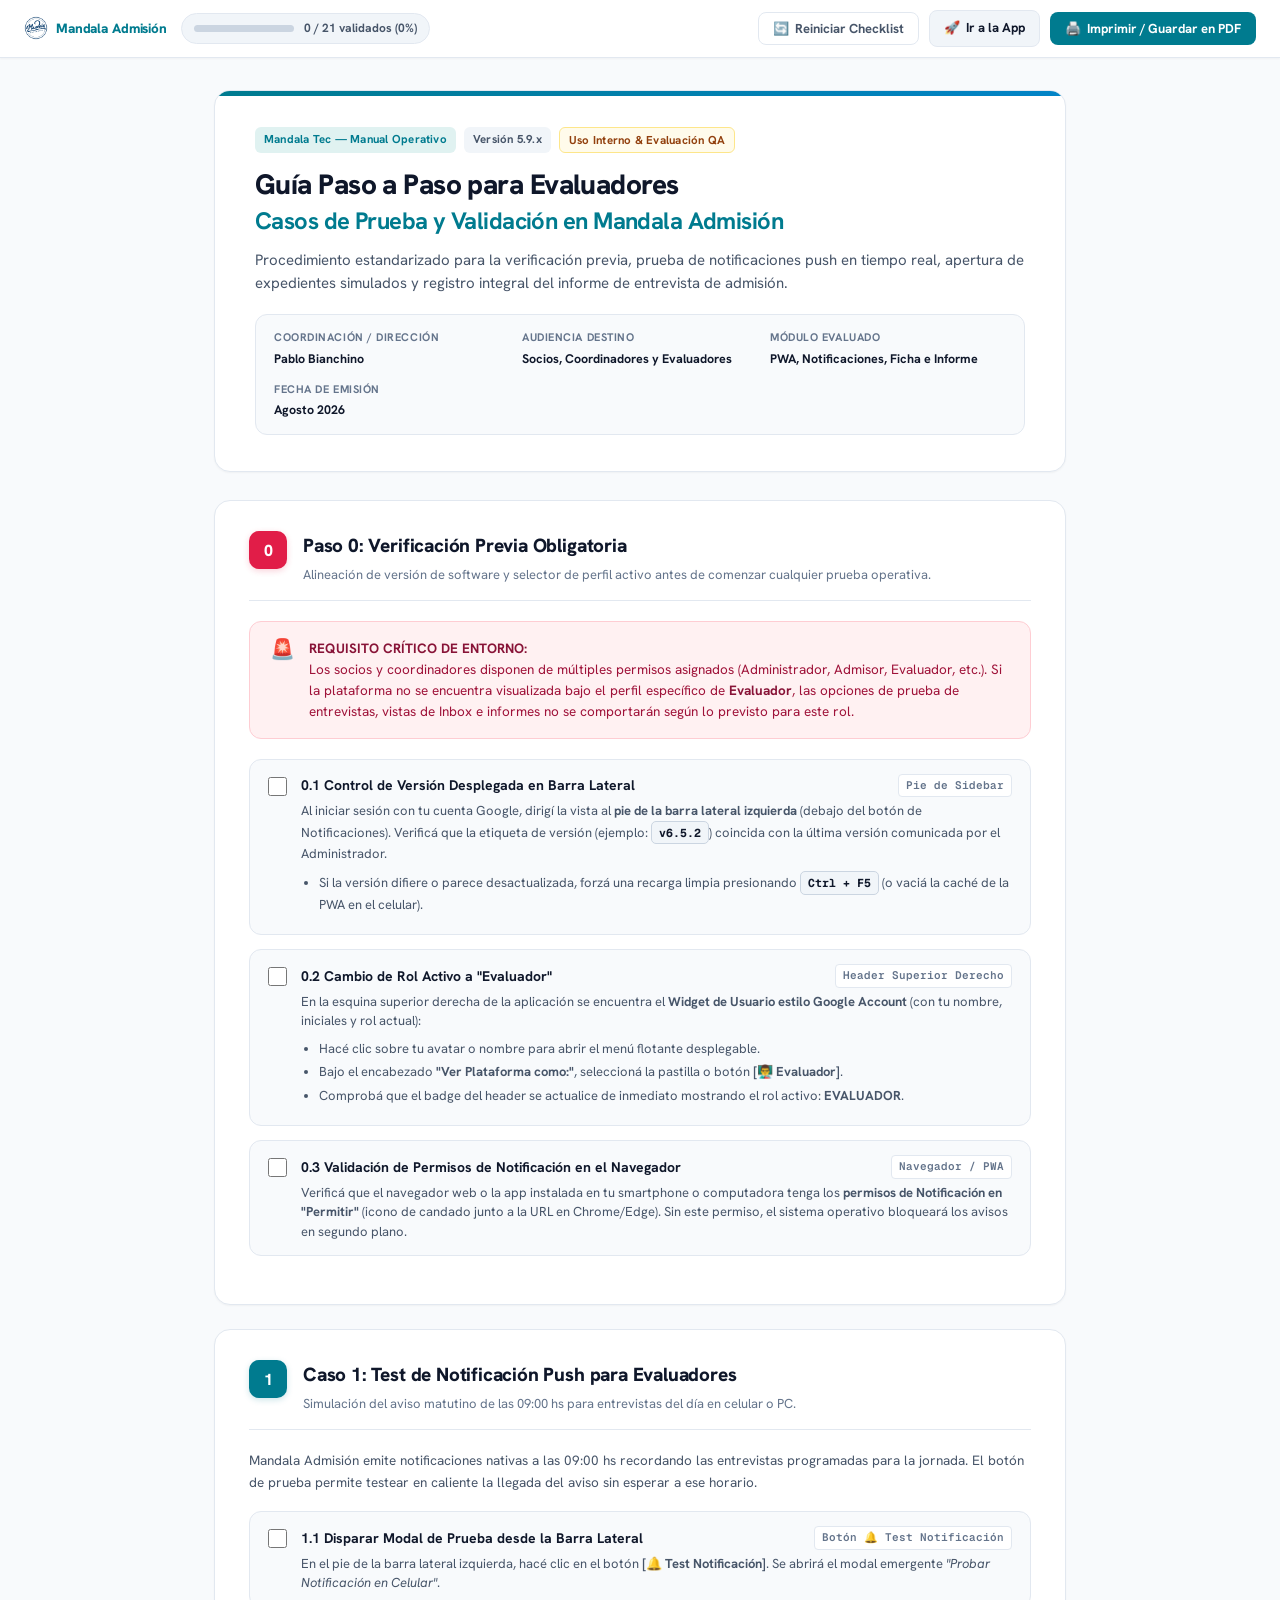
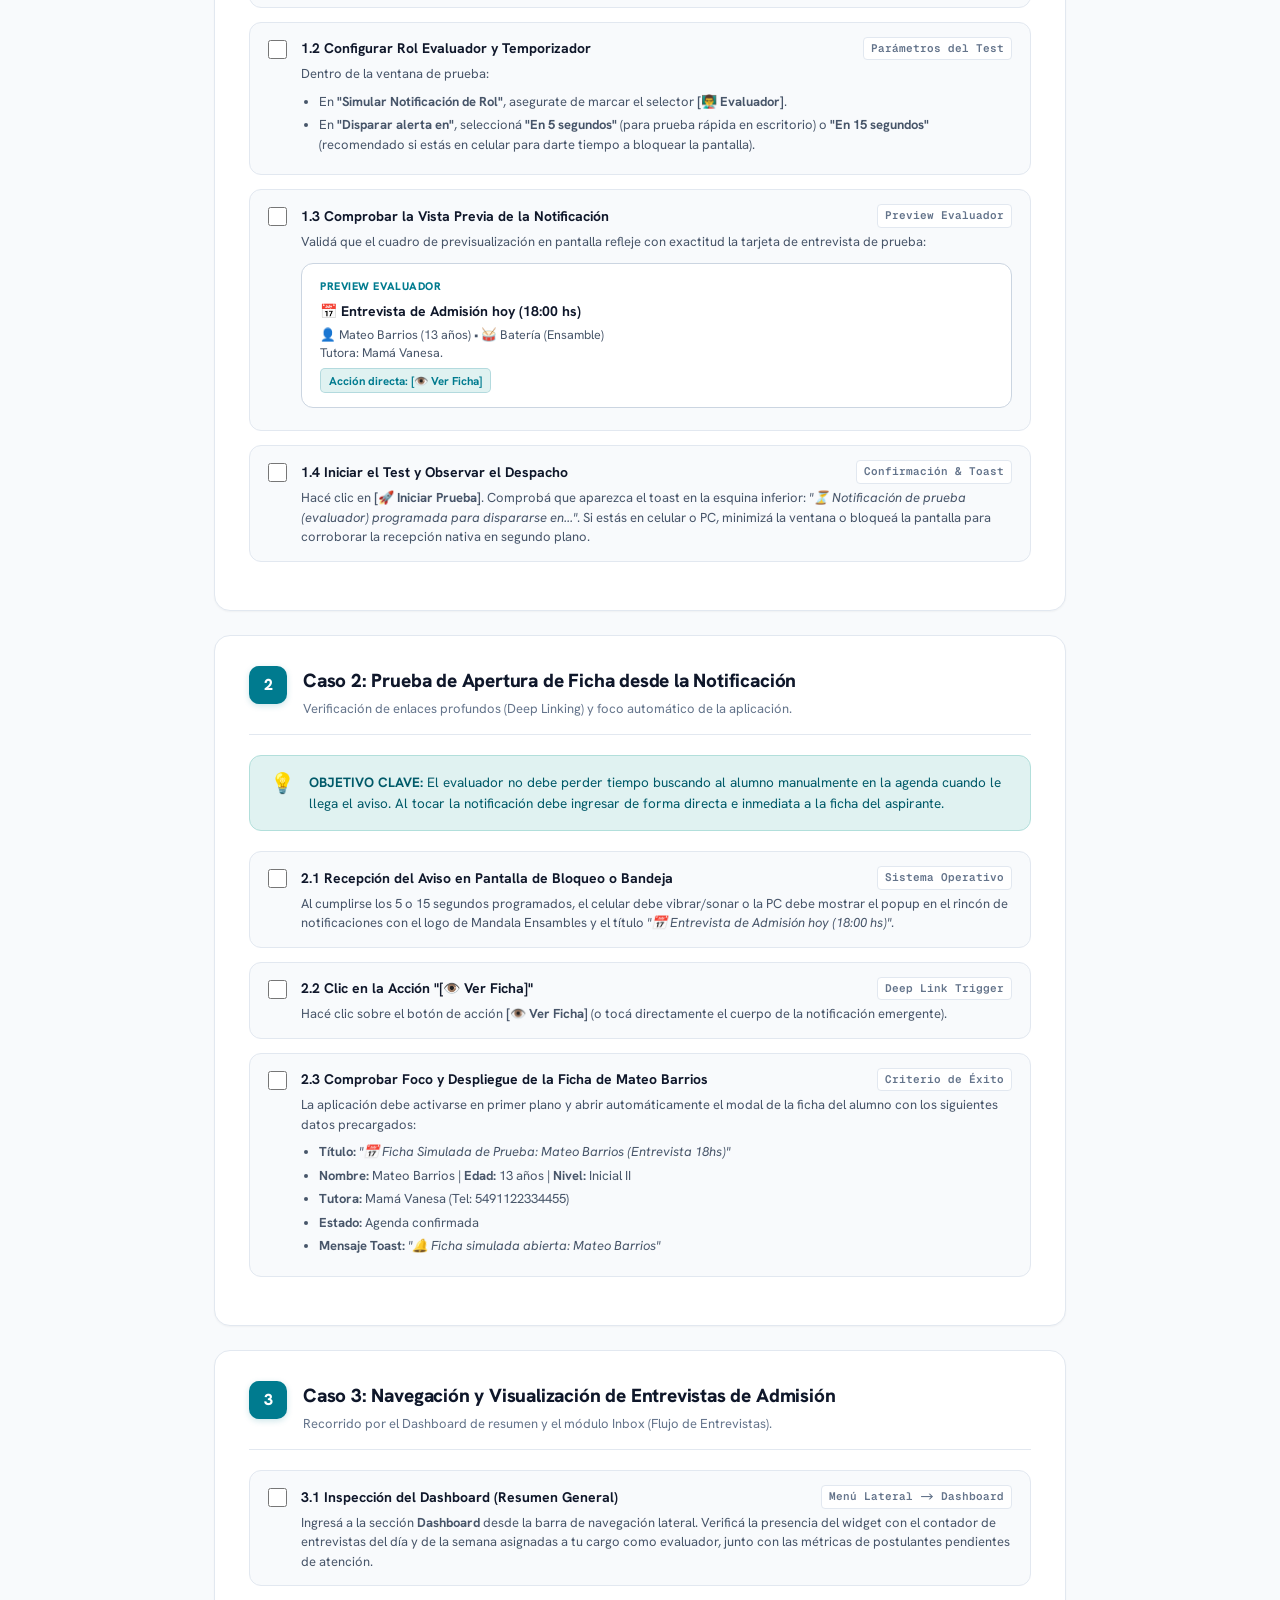
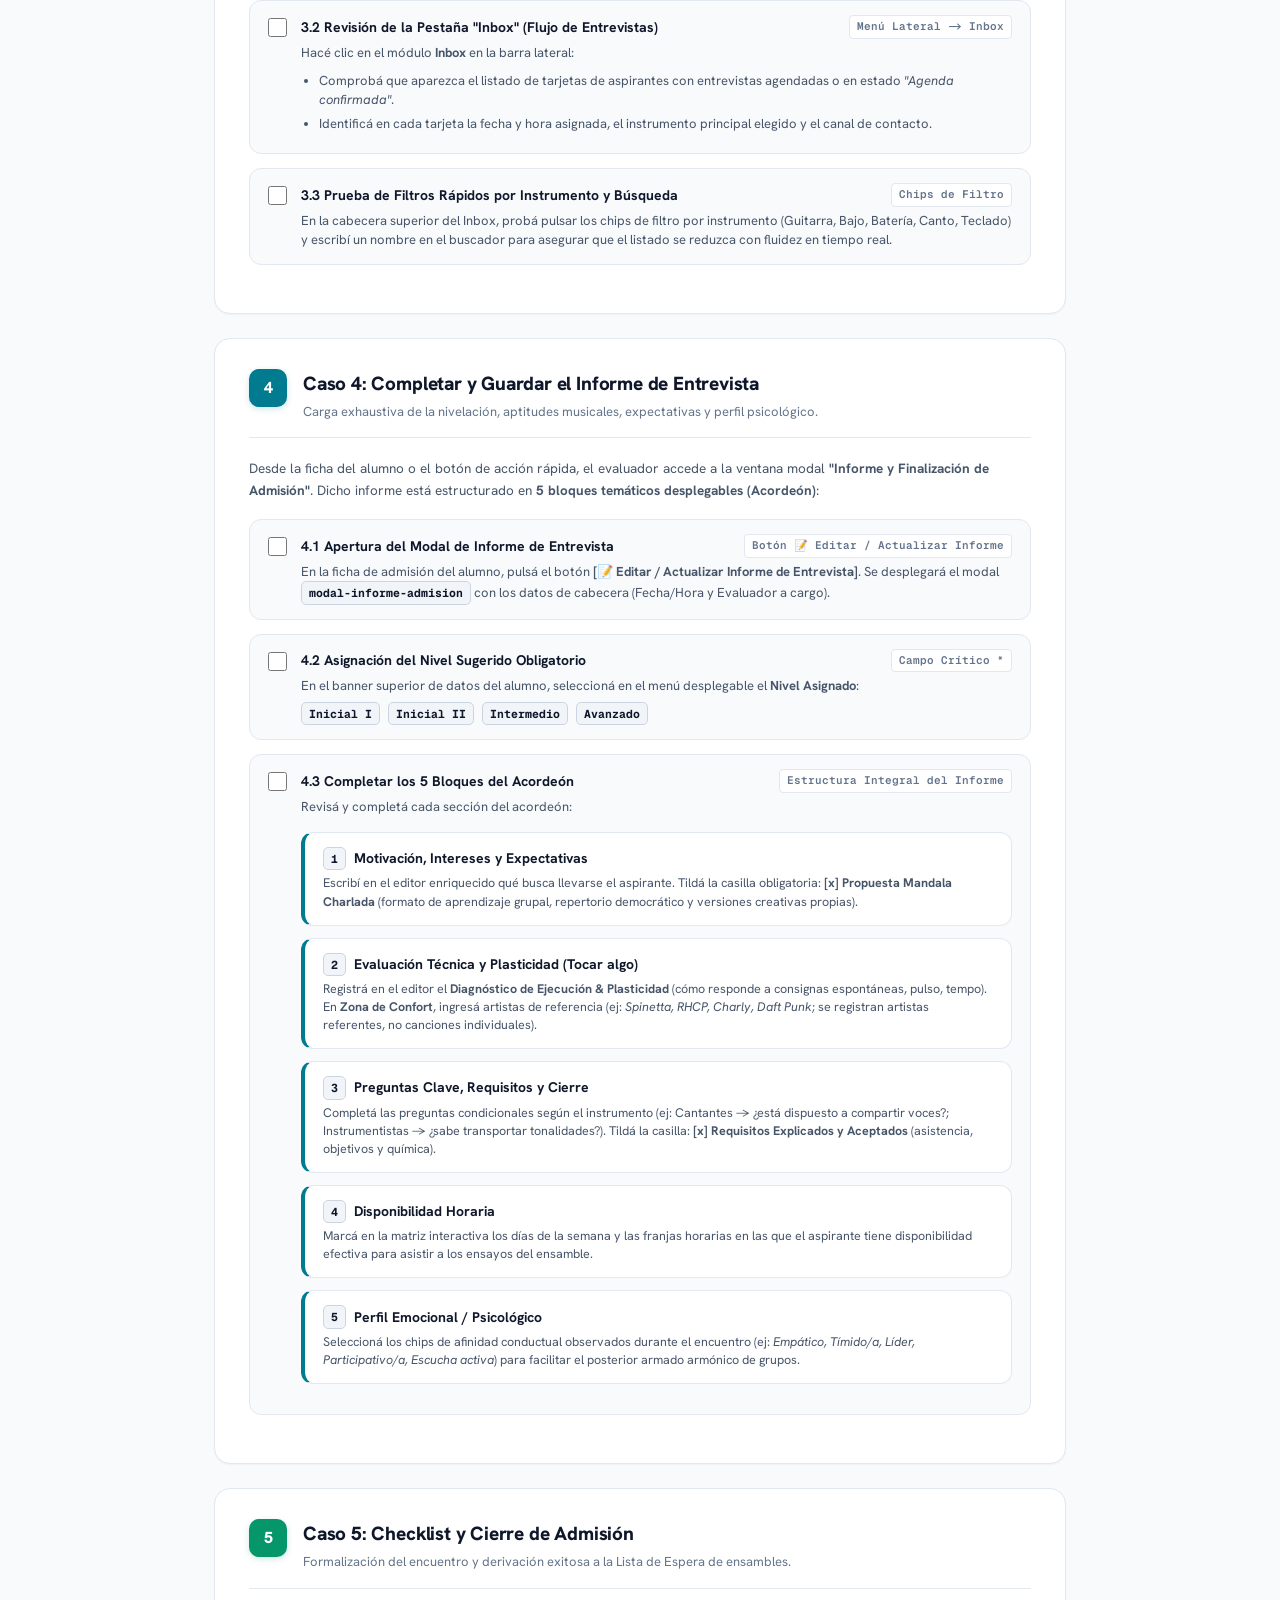
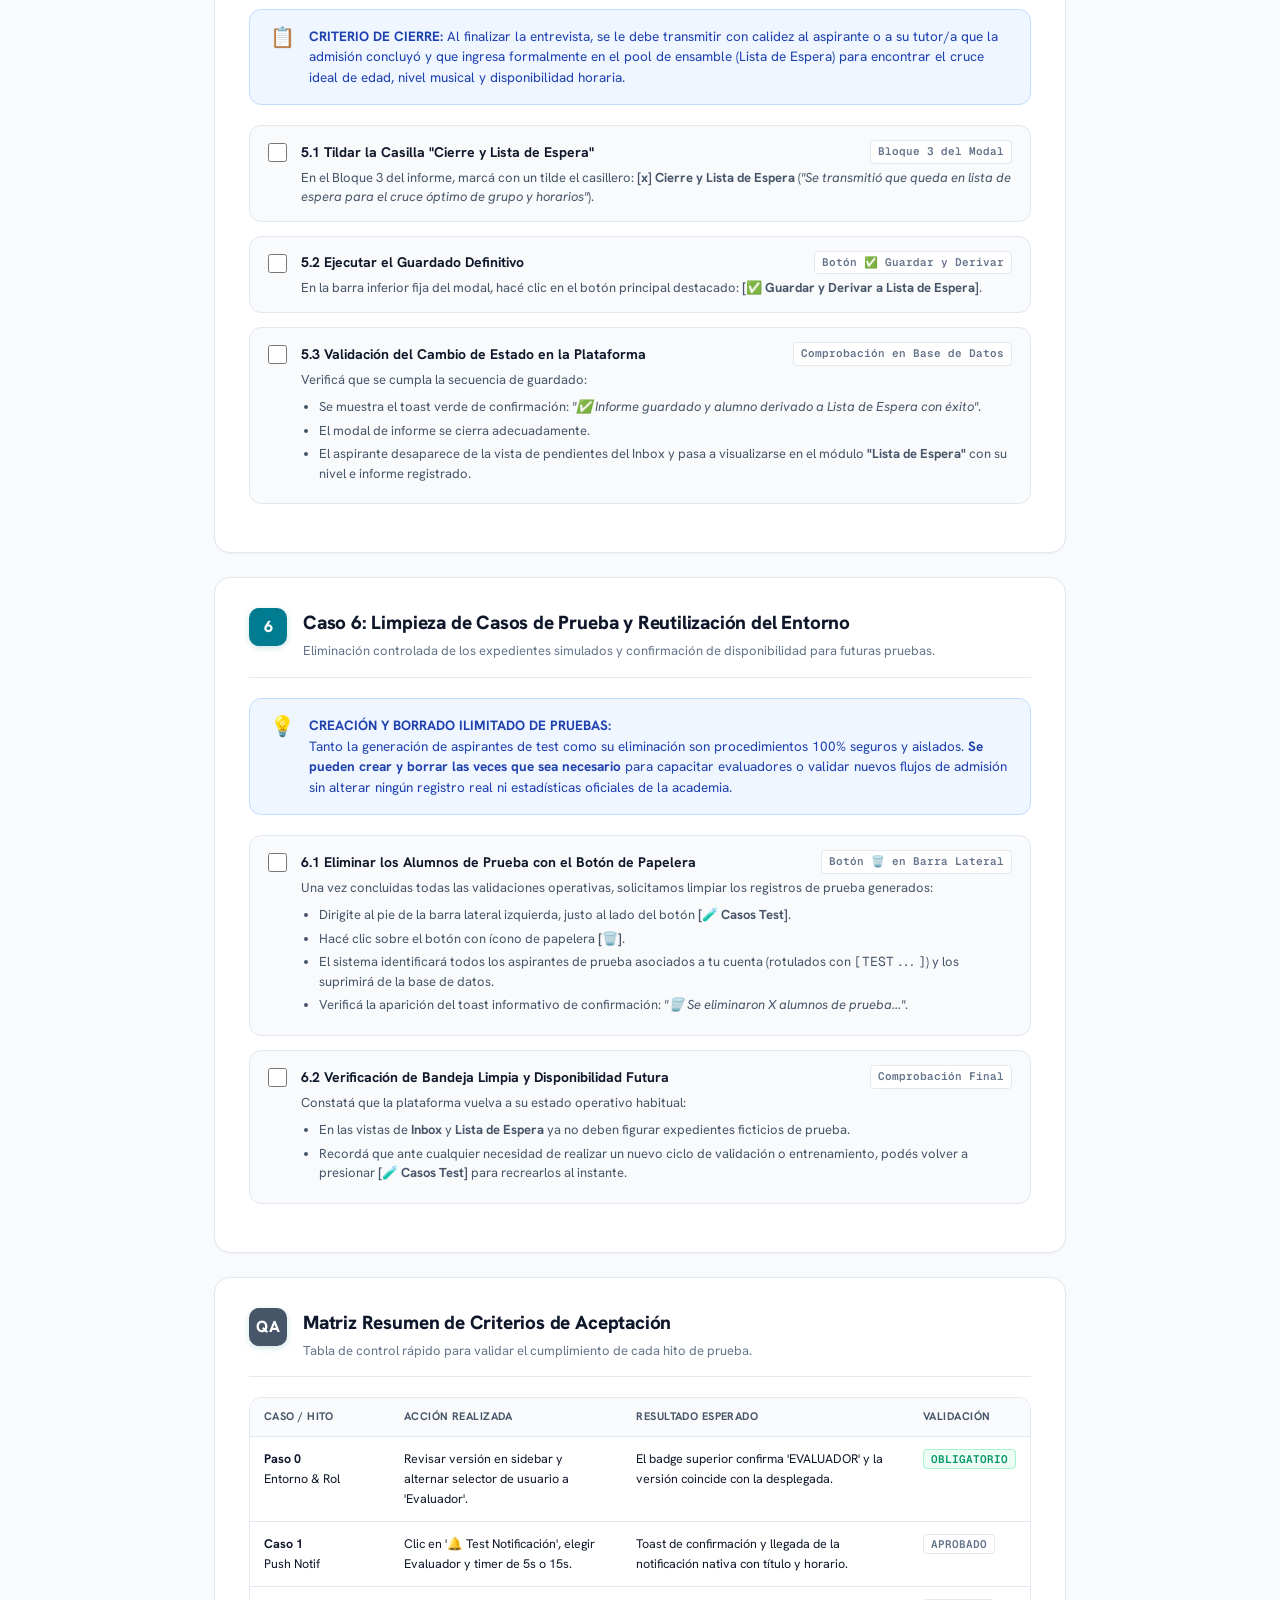
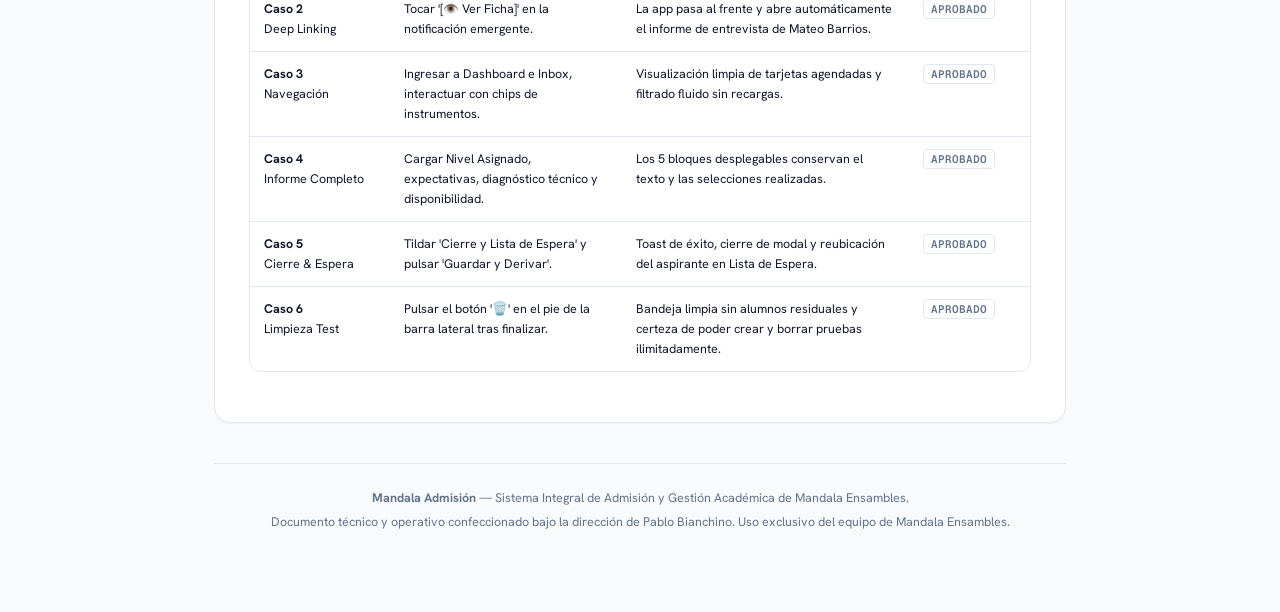
<file: guia-evaluadores.html>
<!DOCTYPE html>
<html lang="es">
<head>
    <meta charset="UTF-8">
    <meta name="viewport" content="width=device-width, initial-scale=1.0">
    <title>Guía Paso a Paso para Evaluadores — Mandala Admisión</title>
    
    <link rel="icon" href="logo.png" type="image/png">
    
    <!-- Tipografía Google Fonts Moderna -->
    <link rel="preconnect" href="https://fonts.googleapis.com">
    <link rel="preconnect" href="https://fonts.gstatic.com" crossorigin>
    <link href="https://fonts.googleapis.com/css2?family=Hanken+Grotesk:wght@400;500;600;700;800&family=Geist+Mono:wght@400;500;700&display=swap" rel="stylesheet">
    
    <style>
        :root {
            --bg-main: #f8fafc;
            --bg-card: #ffffff;
            --border-color: #e2e8f0;
            --border-strong: #cbd5e1;
            --text-main: #0f172a;
            --text-secondary: #475569;
            --text-muted: #64748b;
            --text-light: #94a3b8;
            
            /* Mandala Colors */
            --teal: #007b8f;
            --teal-dark: #005a69;
            --teal-light: #e0f2f1;
            --teal-glow: rgba(0, 123, 143, 0.12);
            --amber-bg: #fffbeb;
            --amber-border: #fde68a;
            --amber-text: #92400e;
            --blue-bg: #eff6ff;
            --blue-border: #bfdbfe;
            --blue-text: #1e40af;
            --emerald-bg: #ecfdf5;
            --emerald-border: #a7f3d0;
            --emerald-text: #065f46;
            --purple-bg: #faf5ff;
            --purple-border: #e9d5ff;
            --purple-text: #6b21a8;
            
            --radius-sm: 8px;
            --radius-md: 12px;
            --radius-lg: 16px;
            --shadow-sm: 0 1px 2px rgba(0, 0, 0, 0.04);
            --shadow-md: 0 4px 12px rgba(0, 0, 0, 0.05);
            --shadow-lg: 0 10px 25px rgba(0, 0, 0, 0.08);
        }

        * {
            box-sizing: border-box;
            margin: 0;
            padding: 0;
        }

        body {
            font-family: 'Hanken Grotesk', -apple-system, BlinkMacSystemFont, 'Segoe UI', Roboto, sans-serif;
            background-color: var(--bg-main);
            color: var(--text-main);
            line-height: 1.6;
            font-size: 14.5px;
            -webkit-font-smoothing: antialiased;
            padding-bottom: 80px;
        }

        code, pre, .mono {
            font-family: 'Geist Mono', monospace;
        }

        /* Top Sticky Floating Bar */
        .top-action-bar {
            position: sticky;
            top: 0;
            z-index: 1000;
            background: rgba(255, 255, 255, 0.92);
            backdrop-filter: blur(10px);
            border-bottom: 1px solid var(--border-color);
            padding: 10px 24px;
            display: flex;
            align-items: center;
            justify-content: space-between;
            gap: 16px;
            box-shadow: var(--shadow-sm);
        }

        .bar-left {
            display: flex;
            align-items: center;
            gap: 14px;
        }

        .brand-badge {
            display: flex;
            align-items: center;
            gap: 8px;
            font-weight: 800;
            font-size: 13.5px;
            color: var(--teal);
            letter-spacing: -0.01em;
        }

        .brand-badge img {
            width: 24px;
            height: 24px;
            border-radius: 6px;
            object-fit: cover;
        }

        .progress-wrapper {
            display: flex;
            align-items: center;
            gap: 10px;
            background: #f1f5f9;
            padding: 5px 12px;
            border-radius: 20px;
            border: 1px solid var(--border-color);
        }

        .progress-bar-track {
            width: 100px;
            height: 7px;
            background: #cbd5e1;
            border-radius: 10px;
            overflow: hidden;
        }

        .progress-bar-fill {
            height: 100%;
            background: var(--teal);
            width: 0%;
            transition: width 0.3s ease;
            border-radius: 10px;
        }

        .progress-text {
            font-size: 12px;
            font-weight: 700;
            color: var(--text-secondary);
        }

        .bar-actions {
            display: flex;
            align-items: center;
            gap: 10px;
        }

        .btn-action {
            display: inline-flex;
            align-items: center;
            gap: 6px;
            padding: 7px 14px;
            border-radius: 8px;
            font-size: 13px;
            font-weight: 700;
            font-family: inherit;
            cursor: pointer;
            transition: all 0.2s ease;
            border: 1px solid transparent;
            text-decoration: none;
        }

        .btn-print {
            background: var(--teal);
            color: #ffffff;
        }

        .btn-print:hover {
            background: var(--teal-dark);
            box-shadow: 0 2px 8px rgba(0, 123, 143, 0.25);
        }

        .btn-reset {
            background: #ffffff;
            color: var(--text-secondary);
            border-color: var(--border-color);
        }

        .btn-reset:hover {
            background: #f8fafc;
            color: var(--text-main);
        }

        .btn-back-app {
            background: #f1f5f9;
            color: var(--text-main);
            border-color: var(--border-color);
        }

        .btn-back-app:hover {
            background: #e2e8f0;
        }

        /* Container & Document Layout */
        .container {
            max-width: 900px;
            margin: 32px auto 0;
            padding: 0 24px;
        }

        /* Header Document Style Notion */
        .doc-header {
            background: #ffffff;
            border: 1px solid var(--border-color);
            border-radius: var(--radius-lg);
            padding: 36px 40px;
            margin-bottom: 28px;
            box-shadow: var(--shadow-sm);
            position: relative;
            overflow: hidden;
        }

        .doc-header::before {
            content: "";
            position: absolute;
            top: 0;
            left: 0;
            right: 0;
            height: 5px;
            background: linear-gradient(90deg, var(--teal), #0284c7);
        }

        .doc-meta-tags {
            display: flex;
            flex-wrap: wrap;
            gap: 8px;
            margin-bottom: 14px;
        }

        .meta-tag {
            font-size: 11.5px;
            font-weight: 700;
            padding: 3px 9px;
            border-radius: 6px;
            letter-spacing: 0.02em;
        }

        .tag-teal { background: var(--teal-light); color: var(--teal); }
        .tag-gray { background: #f1f5f9; color: var(--text-secondary); }
        .tag-amber { background: var(--amber-bg); color: var(--amber-text); border: 1px solid var(--amber-border); }

        .doc-title {
            font-size: 28px;
            font-weight: 800;
            color: var(--text-main);
            line-height: 1.25;
            margin-bottom: 12px;
            letter-spacing: -0.02em;
        }

        .doc-subtitle {
            font-size: 15px;
            color: var(--text-secondary);
            margin-bottom: 20px;
            line-height: 1.5;
        }

        .doc-info-grid {
            display: grid;
            grid-template-columns: repeat(auto-fit, minmax(200px, 1fr));
            gap: 12px;
            background: #f8fafc;
            border: 1px solid var(--border-color);
            border-radius: var(--radius-md);
            padding: 14px 18px;
            font-size: 12.5px;
        }

        .info-col strong {
            display: block;
            color: var(--text-muted);
            font-size: 11px;
            text-transform: uppercase;
            letter-spacing: 0.05em;
            margin-bottom: 2px;
        }

        .info-col span {
            color: var(--text-main);
            font-weight: 700;
        }

        /* Callouts / Alerts Notion Style */
        .callout {
            border-radius: var(--radius-md);
            padding: 16px 20px;
            margin: 20px 0;
            display: flex;
            gap: 14px;
            align-items: flex-start;
            border: 1px solid;
            font-size: 13.5px;
            line-height: 1.55;
        }

        .callout-icon {
            font-size: 20px;
            line-height: 1;
            flex-shrink: 0;
            margin-top: 1px;
        }

        .callout-content {
            flex-grow: 1;
        }

        .callout-critical {
            background: #fff1f2;
            border-color: #fecdd3;
            color: #9f1239;
        }
        .callout-critical strong { color: #881337; }

        .callout-warning {
            background: var(--amber-bg);
            border-color: var(--amber-border);
            color: var(--amber-text);
        }

        .callout-tip {
            background: var(--teal-light);
            border-color: #b2dfdb;
            color: var(--teal-dark);
        }

        .callout-info {
            background: var(--blue-bg);
            border-color: var(--blue-border);
            color: var(--blue-text);
        }

        /* Section Cards */
        .guide-section {
            background: var(--bg-card);
            border: 1px solid var(--border-color);
            border-radius: var(--radius-lg);
            padding: 30px 34px;
            margin-bottom: 24px;
            box-shadow: var(--shadow-sm);
            transition: border-color 0.2s ease;
        }

        .guide-section:hover {
            border-color: var(--border-strong);
        }

        .section-header {
            display: flex;
            align-items: flex-start;
            gap: 16px;
            margin-bottom: 20px;
            padding-bottom: 16px;
            border-bottom: 1px solid var(--border-color);
        }

        .section-badge {
            width: 38px;
            height: 38px;
            border-radius: 10px;
            background: var(--teal);
            color: #ffffff;
            display: flex;
            align-items: center;
            justify-content: center;
            font-weight: 800;
            font-size: 16px;
            flex-shrink: 0;
            box-shadow: 0 2px 6px rgba(0, 123, 143, 0.2);
        }

        .section-badge.critical {
            background: #e11d48;
            box-shadow: 0 2px 6px rgba(225, 29, 72, 0.2);
        }

        .section-badge.success {
            background: #059669;
            box-shadow: 0 2px 6px rgba(5, 150, 105, 0.2);
        }

        .section-title-wrap {
            flex-grow: 1;
        }

        .section-title {
            font-size: 19px;
            font-weight: 800;
            color: var(--text-main);
            margin-bottom: 4px;
            letter-spacing: -0.01em;
        }

        .section-subtitle {
            font-size: 13px;
            color: var(--text-muted);
            line-height: 1.4;
        }

        /* Step Item & Interactive Checkboxes */
        .step-list {
            display: flex;
            flex-direction: column;
            gap: 14px;
            margin: 18px 0;
        }

        .step-item {
            display: flex;
            gap: 14px;
            align-items: flex-start;
            padding: 14px 18px;
            background: #f8fafc;
            border: 1px solid var(--border-color);
            border-radius: var(--radius-md);
            transition: all 0.2s ease;
        }

        .step-item:hover {
            background: #ffffff;
            border-color: #cbd5e1;
            box-shadow: var(--shadow-sm);
        }

        .step-item.checked {
            background: #f0fdf4;
            border-color: #bbf7d0;
        }

        .step-item.checked .step-label {
            color: #166534;
        }

        .step-checkbox {
            margin-top: 3px;
            width: 19px;
            height: 19px;
            cursor: pointer;
            accent-color: var(--teal);
            flex-shrink: 0;
        }

        .step-body {
            flex-grow: 1;
        }

        .step-label {
            font-size: 14px;
            font-weight: 700;
            color: var(--text-main);
            margin-bottom: 4px;
            display: flex;
            align-items: center;
            justify-content: space-between;
            gap: 10px;
        }

        .step-tag {
            font-size: 11px;
            font-weight: 600;
            font-family: 'Geist Mono', monospace;
            background: #ffffff;
            border: 1px solid var(--border-color);
            padding: 2px 7px;
            border-radius: 4px;
            color: var(--text-muted);
        }

        .step-item.checked .step-tag {
            background: #dcfce7;
            border-color: #86efac;
            color: #15803d;
        }

        .step-desc {
            font-size: 13px;
            color: var(--text-secondary);
            line-height: 1.5;
        }

        .step-desc ul {
            margin: 8px 0 6px 18px;
        }

        .step-desc li {
            margin-bottom: 4px;
        }

        /* Mockup Visual Boxes */
        .mockup-box {
            background: #ffffff;
            border: 1px solid #cbd5e1;
            border-radius: var(--radius-md);
            padding: 14px 18px;
            margin: 12px 0 8px;
            font-size: 13px;
        }

        .mockup-header {
            font-size: 11px;
            font-weight: 800;
            text-transform: uppercase;
            letter-spacing: 0.05em;
            color: var(--teal);
            margin-bottom: 6px;
            display: flex;
            align-items: center;
            gap: 6px;
        }

        .mockup-title {
            font-size: 14px;
            font-weight: 700;
            color: var(--text-main);
            margin-bottom: 4px;
        }

        .mockup-body {
            font-size: 12.5px;
            color: var(--text-secondary);
            line-height: 1.45;
        }

        .mockup-action-badge {
            display: inline-block;
            margin-top: 6px;
            font-size: 11.5px;
            font-weight: 700;
            color: var(--teal);
            background: var(--teal-light);
            padding: 3px 8px;
            border-radius: 5px;
            border: 1px solid rgba(0, 123, 143, 0.2);
        }

        .pill-key {
            display: inline-block;
            background: #f1f5f9;
            border: 1px solid #cbd5e1;
            border-radius: 5px;
            padding: 2px 7px;
            font-size: 11.5px;
            font-weight: 700;
            color: var(--text-main);
            font-family: 'Geist Mono', monospace;
        }

        /* Accordion Structure Grid (Bloques del Informe) */
        .accordion-grid {
            display: grid;
            grid-template-columns: 1fr;
            gap: 12px;
            margin: 16px 0;
        }

        .accordion-item-card {
            border: 1px solid var(--border-color);
            border-radius: var(--radius-md);
            padding: 14px 18px;
            background: #ffffff;
            border-left: 4px solid var(--teal);
        }

        .accordion-item-card h4 {
            font-size: 14px;
            font-weight: 700;
            color: var(--text-main);
            margin-bottom: 4px;
            display: flex;
            align-items: center;
            gap: 8px;
        }

        .accordion-item-card p {
            font-size: 12.5px;
            color: var(--text-secondary);
            line-height: 1.45;
            margin: 0;
        }

        /* QA Matrix Table */
        .qa-table-wrap {
            overflow-x: auto;
            margin: 20px 0;
            border: 1px solid var(--border-color);
            border-radius: var(--radius-md);
        }

        .qa-table {
            width: 100%;
            border-collapse: collapse;
            font-size: 12.5px;
            text-align: left;
        }

        .qa-table th {
            background: #f8fafc;
            padding: 10px 14px;
            font-weight: 700;
            color: var(--text-secondary);
            border-bottom: 1px solid var(--border-color);
            text-transform: uppercase;
            font-size: 11px;
            letter-spacing: 0.04em;
        }

        .qa-table td {
            padding: 12px 14px;
            border-bottom: 1px solid var(--border-color);
            color: var(--text-main);
            vertical-align: top;
        }

        .qa-table tr:last-child td {
            border-bottom: none;
        }

        .qa-table tr:hover td {
            background: #fcfdfe;
        }

        /* Footer */
        .guide-footer {
            margin-top: 40px;
            text-align: center;
            font-size: 12.5px;
            color: var(--text-muted);
            border-top: 1px solid var(--border-color);
            padding-top: 24px;
        }

        /* PRINT STYLES OPTIMIZATION FOR CLEAN A4 PDF */
        @media print {
            @page {
                size: A4 portrait;
                margin: 14mm 12mm 14mm 12mm;
            }

            body {
                background: #ffffff !important;
                color: #000000 !important;
                font-size: 11pt;
                line-height: 1.4;
                padding: 0 !important;
            }

            .top-action-bar, 
            .btn-action, 
            .bar-actions,
            .progress-wrapper,
            #btn-reiniciar-flotante {
                display: none !important;
            }

            .container {
                max-width: 100% !important;
                margin: 0 !important;
                padding: 0 !important;
            }

            .doc-header {
                border: 1px solid #ccc !important;
                border-radius: 8px !important;
                padding: 14px 18px !important;
                margin-bottom: 14px !important;
                box-shadow: none !important;
                page-break-inside: avoid;
            }

            .doc-title {
                font-size: 18pt !important;
                margin-bottom: 6px !important;
            }

            .doc-subtitle {
                font-size: 10.5pt !important;
                margin-bottom: 10px !important;
            }

            .doc-info-grid {
                padding: 6px 10px !important;
                gap: 8px !important;
                background: #f9f9f9 !important;
                border-color: #ddd !important;
            }

            .guide-section {
                border: 1px solid #ccc !important;
                border-radius: 8px !important;
                padding: 14px 16px !important;
                margin-bottom: 14px !important;
                box-shadow: none !important;
                page-break-inside: avoid;
            }

            .section-header {
                margin-bottom: 10px !important;
                padding-bottom: 8px !important;
            }

            .section-badge {
                width: 28px !important;
                height: 28px !important;
                font-size: 12pt !important;
                -webkit-print-color-adjust: exact;
                print-color-adjust: exact;
            }

            .section-title {
                font-size: 13.5pt !important;
            }

            .callout {
                border: 1px solid #ccc !important;
                padding: 8px 12px !important;
                margin: 8px 0 !important;
                page-break-inside: avoid;
                -webkit-print-color-adjust: exact;
                print-color-adjust: exact;
            }

            .step-item {
                padding: 6px 10px !important;
                background: #ffffff !important;
                border: 1px solid #ddd !important;
                page-break-inside: avoid;
                margin-bottom: 5px !important;
            }

            .step-checkbox {
                width: 14px !important;
                height: 14px !important;
            }

            .mockup-box {
                border: 1px solid #aaa !important;
                padding: 6px 10px !important;
                page-break-inside: avoid;
            }

            .accordion-item-card {
                padding: 6px 10px !important;
                border-left-width: 3px !important;
                page-break-inside: avoid;
            }

            .qa-table th, .qa-table td {
                padding: 5px 8px !important;
                font-size: 9pt !important;
            }

            .guide-footer {
                margin-top: 16px !important;
                padding-top: 10px !important;
                font-size: 8.5pt !important;
            }
        }
    </style>
</head>
<body>

    <!-- BARRA SUPERIOR FIJA / ACCIONES RÁPIDAS -->
    <header class="top-action-bar">
        <div class="bar-left">
            <div class="brand-badge">
                <img src="logo.png" alt="Logo" onerror="this.style.display='none'">
                <span>Mandala Admisión</span>
            </div>
            <div class="progress-wrapper">
                <div class="progress-bar-track">
                    <div class="progress-bar-fill" id="progress-fill"></div>
                </div>
                <span class="progress-text" id="progress-text">0 / 19 validados (0%)</span>
            </div>
        </div>

        <div class="bar-actions">
            <button type="button" class="btn-action btn-reset" onclick="resetChecklist()" title="Restablecer todas las casillas marcadas">
                <span>🔄</span> Reiniciar Checklist
            </button>
            <a href="index.html" class="btn-action btn-back-app" title="Ir a la aplicación Mandala Admisión">
                <span>🚀</span> Ir a la App
            </a>
            <button type="button" class="btn-action btn-print" onclick="window.print()" title="Generar PDF A4 o imprimir esta guía">
                <span>🖨️</span> Imprimir / Guardar en PDF
            </button>
        </div>
    </header>

    <div class="container">

        <!-- ENCABEZADO NOTION / GOOGLE STYLE -->
        <div class="doc-header">
            <div class="doc-meta-tags">
                <span class="meta-tag tag-teal">Mandala Tec — Manual Operativo</span>
                <span class="meta-tag tag-gray">Versión 5.9.x</span>
                <span class="meta-tag tag-amber">Uso Interno & Evaluación QA</span>
            </div>
            <h1 class="doc-title">Guía Paso a Paso para Evaluadores<br><span style="color:var(--teal); font-weight:700; font-size:0.85em;">Casos de Prueba y Validación en Mandala Admisión</span></h1>
            <p class="doc-subtitle">
                Procedimiento estandarizado para la verificación previa, prueba de notificaciones push en tiempo real, apertura de expedientes simulados y registro integral del informe de entrevista de admisión.
            </p>

            <div class="doc-info-grid">
                <div class="info-col">
                    <strong>Coordinación / Dirección</strong>
                    <span>Pablo Bianchino</span>
                </div>
                <div class="info-col">
                    <strong>Audiencia Destino</strong>
                    <span>Socios, Coordinadores y Evaluadores</span>
                </div>
                <div class="info-col">
                    <strong>Módulo Evaluado</strong>
                    <span>PWA, Notificaciones, Ficha e Informe</span>
                </div>
                <div class="info-col">
                    <strong>Fecha de Emisión</strong>
                    <span>Agosto 2026</span>
                </div>
            </div>
        </div>

        <!-- ============================================================== -->
        <!-- PASO 0: VERIFICACIÓN PREVIA (CRÍTICO) -->
        <!-- ============================================================== -->
        <section class="guide-section" id="paso-0">
            <div class="section-header">
                <div class="section-badge critical">0</div>
                <div class="section-title-wrap">
                    <h2 class="section-title">Paso 0: Verificación Previa Obligatoria</h2>
                    <p class="section-subtitle">Alineación de versión de software y selector de perfil activo antes de comenzar cualquier prueba operativa.</p>
                </div>
            </div>

            <div class="callout callout-critical">
                <div class="callout-icon">🚨</div>
                <div class="callout-content">
                    <strong>REQUISITO CRÍTICO DE ENTORNO:</strong><br>
                    Los socios y coordinadores disponen de múltiples permisos asignados (Administrador, Admisor, Evaluador, etc.). Si la plataforma no se encuentra visualizada bajo el perfil específico de <strong>Evaluador</strong>, las opciones de prueba de entrevistas, vistas de Inbox e informes no se comportarán según lo previsto para este rol.
                </div>
            </div>

            <div class="step-list">
                <!-- 0.1 -->
                <div class="step-item" id="item-0-1">
                    <input type="checkbox" class="step-checkbox" onchange="toggleStep('item-0-1')">
                    <div class="step-body">
                        <div class="step-label">
                            <span>0.1 Control de Versión Desplegada en Barra Lateral</span>
                            <span class="step-tag">Pie de Sidebar</span>
                        </div>
                        <div class="step-desc">
                            Al iniciar sesión con tu cuenta Google, dirigí la vista al <strong>pie de la barra lateral izquierda</strong> (debajo del botón de Notificaciones). Verificá que la etiqueta de versión (ejemplo: <span class="pill-key">v6.5.2</span>) coincida con la última versión comunicada por el Administrador.
                            <ul>
                                <li>Si la versión difiere o parece desactualizada, forzá una recarga limpia presionando <span class="pill-key">Ctrl + F5</span> (o vaciá la caché de la PWA en el celular).</li>
                            </ul>
                        </div>
                    </div>
                </div>

                <!-- 0.2 -->
                <div class="step-item" id="item-0-2">
                    <input type="checkbox" class="step-checkbox" onchange="toggleStep('item-0-2')">
                    <div class="step-body">
                        <div class="step-label">
                            <span>0.2 Cambio de Rol Activo a "Evaluador"</span>
                            <span class="step-tag">Header Superior Derecho</span>
                        </div>
                        <div class="step-desc">
                            En la esquina superior derecha de la aplicación se encuentra el <strong>Widget de Usuario estilo Google Account</strong> (con tu nombre, iniciales y rol actual):
                            <ul>
                                <li>Hacé clic sobre tu avatar o nombre para abrir el menú flotante desplegable.</li>
                                <li>Bajo el encabezado <strong>"Ver Plataforma como:"</strong>, seleccioná la pastilla o botón <strong>[👨‍🏫 Evaluador]</strong>.</li>
                                <li>Comprobá que el badge del header se actualice de inmediato mostrando el rol activo: <strong>EVALUADOR</strong>.</li>
                            </ul>
                        </div>
                    </div>
                </div>

                <!-- 0.3 -->
                <div class="step-item" id="item-0-3">
                    <input type="checkbox" class="step-checkbox" onchange="toggleStep('item-0-3')">
                    <div class="step-body">
                        <div class="step-label">
                            <span>0.3 Validación de Permisos de Notificación en el Navegador</span>
                            <span class="step-tag">Navegador / PWA</span>
                        </div>
                        <div class="step-desc">
                            Verificá que el navegador web o la app instalada en tu smartphone o computadora tenga los <strong>permisos de Notificación en "Permitir"</strong> (icono de candado junto a la URL en Chrome/Edge). Sin este permiso, el sistema operativo bloqueará los avisos en segundo plano.
                        </div>
                    </div>
                </div>
            </div>
        </section>

        <!-- ============================================================== -->
        <!-- CASO 1: TEST DE NOTIFICACIÓN PUSH -->
        <!-- ============================================================== -->
        <section class="guide-section" id="caso-1">
            <div class="section-header">
                <div class="section-badge">1</div>
                <div class="section-title-wrap">
                    <h2 class="section-title">Caso 1: Test de Notificación Push para Evaluadores</h2>
                    <p class="section-subtitle">Simulación del aviso matutino de las 09:00 hs para entrevistas del día en celular o PC.</p>
                </div>
            </div>

            <p style="font-size:13.5px; color:var(--text-secondary); margin-bottom:14px;">
                Mandala Admisión emite notificaciones nativas a las 09:00 hs recordando las entrevistas programadas para la jornada. El botón de prueba permite testear en caliente la llegada del aviso sin esperar a ese horario.
            </p>

            <div class="step-list">
                <!-- 1.1 -->
                <div class="step-item" id="item-1-1">
                    <input type="checkbox" class="step-checkbox" onchange="toggleStep('item-1-1')">
                    <div class="step-body">
                        <div class="step-label">
                            <span>1.1 Disparar Modal de Prueba desde la Barra Lateral</span>
                            <span class="step-tag">Botón 🔔 Test Notificación</span>
                        </div>
                        <div class="step-desc">
                            En el pie de la barra lateral izquierda, hacé clic en el botón <strong>[🔔 Test Notificación]</strong>. Se abrirá el modal emergente <em>"Probar Notificación en Celular"</em>.
                        </div>
                    </div>
                </div>

                <!-- 1.2 -->
                <div class="step-item" id="item-1-2">
                    <input type="checkbox" class="step-checkbox" onchange="toggleStep('item-1-2')">
                    <div class="step-body">
                        <div class="step-label">
                            <span>1.2 Configurar Rol Evaluador y Temporizador</span>
                            <span class="step-tag">Parámetros del Test</span>
                        </div>
                        <div class="step-desc">
                            Dentro de la ventana de prueba:
                            <ul>
                                <li>En <strong>"Simular Notificación de Rol"</strong>, asegurate de marcar el selector <strong>[👨‍🏫 Evaluador]</strong>.</li>
                                <li>En <strong>"Disparar alerta en"</strong>, seleccioná <strong>"En 5 segundos"</strong> (para prueba rápida en escritorio) o <strong>"En 15 segundos"</strong> (recomendado si estás en celular para darte tiempo a bloquear la pantalla).</li>
                            </ul>
                        </div>
                    </div>
                </div>

                <!-- 1.3 -->
                <div class="step-item" id="item-1-3">
                    <input type="checkbox" class="step-checkbox" onchange="toggleStep('item-1-3')">
                    <div class="step-body">
                        <div class="step-label">
                            <span>1.3 Comprobar la Vista Previa de la Notificación</span>
                            <span class="step-tag">Preview Evaluador</span>
                        </div>
                        <div class="step-desc">
                            Validá que el cuadro de previsualización en pantalla refleje con exactitud la tarjeta de entrevista de prueba:
                            
                            <div class="mockup-box">
                                <div class="mockup-header">PREVIEW EVALUADOR</div>
                                <div class="mockup-title">📅 Entrevista de Admisión hoy (18:00 hs)</div>
                                <div class="mockup-body">
                                    👤 Mateo Barrios (13 años) • 🥁 Batería (Ensamble)<br>
                                    Tutora: Mamá Vanesa.
                                </div>
                                <span class="mockup-action-badge">Acción directa: [👁️ Ver Ficha]</span>
                            </div>
                        </div>
                    </div>
                </div>

                <!-- 1.4 -->
                <div class="step-item" id="item-1-4">
                    <input type="checkbox" class="step-checkbox" onchange="toggleStep('item-1-4')">
                    <div class="step-body">
                        <div class="step-label">
                            <span>1.4 Iniciar el Test y Observar el Despacho</span>
                            <span class="step-tag">Confirmación & Toast</span>
                        </div>
                        <div class="step-desc">
                            Hacé clic en <strong>[🚀 Iniciar Prueba]</strong>. Comprobá que aparezca el toast en la esquina inferior: <em>"⏳ Notificación de prueba (evaluador) programada para dispararse en..."</em>. Si estás en celular o PC, minimizá la ventana o bloqueá la pantalla para corroborar la recepción nativa en segundo plano.
                        </div>
                    </div>
                </div>
            </div>
        </section>

        <!-- ============================================================== -->
        <!-- CASO 2: APERTURA DE FICHA DESDE LA NOTIFICACIÓN -->
        <!-- ============================================================== -->
        <section class="guide-section" id="caso-2">
            <div class="section-header">
                <div class="section-badge">2</div>
                <div class="section-title-wrap">
                    <h2 class="section-title">Caso 2: Prueba de Apertura de Ficha desde la Notificación</h2>
                    <p class="section-subtitle">Verificación de enlaces profundos (Deep Linking) y foco automático de la aplicación.</p>
                </div>
            </div>

            <div class="callout callout-tip">
                <div class="callout-icon">💡</div>
                <div class="callout-content">
                    <strong>OBJETIVO CLAVE:</strong> El evaluador no debe perder tiempo buscando al alumno manualmente en la agenda cuando le llega el aviso. Al tocar la notificación debe ingresar de forma directa e inmediata a la ficha del aspirante.
                </div>
            </div>

            <div class="step-list">
                <!-- 2.1 -->
                <div class="step-item" id="item-2-1">
                    <input type="checkbox" class="step-checkbox" onchange="toggleStep('item-2-1')">
                    <div class="step-body">
                        <div class="step-label">
                            <span>2.1 Recepción del Aviso en Pantalla de Bloqueo o Bandeja</span>
                            <span class="step-tag">Sistema Operativo</span>
                        </div>
                        <div class="step-desc">
                            Al cumplirse los 5 o 15 segundos programados, el celular debe vibrar/sonar o la PC debe mostrar el popup en el rincón de notificaciones con el logo de Mandala Ensambles y el título <em>"📅 Entrevista de Admisión hoy (18:00 hs)"</em>.
                        </div>
                    </div>
                </div>

                <!-- 2.2 -->
                <div class="step-item" id="item-2-2">
                    <input type="checkbox" class="step-checkbox" onchange="toggleStep('item-2-2')">
                    <div class="step-body">
                        <div class="step-label">
                            <span>2.2 Clic en la Acción "[👁️ Ver Ficha]"</span>
                            <span class="step-tag">Deep Link Trigger</span>
                        </div>
                        <div class="step-desc">
                            Hacé clic sobre el botón de acción <strong>[👁️ Ver Ficha]</strong> (o tocá directamente el cuerpo de la notificación emergente).
                        </div>
                    </div>
                </div>

                <!-- 2.3 -->
                <div class="step-item" id="item-2-3">
                    <input type="checkbox" class="step-checkbox" onchange="toggleStep('item-2-3')">
                    <div class="step-body">
                        <div class="step-label">
                            <span>2.3 Comprobar Foco y Despliegue de la Ficha de Mateo Barrios</span>
                            <span class="step-tag">Criterio de Éxito</span>
                        </div>
                        <div class="step-desc">
                            La aplicación debe activarse en primer plano y abrir automáticamente el modal de la ficha del alumno con los siguientes datos precargados:
                            <ul>
                                <li><strong>Título:</strong> <em>"📅 Ficha Simulada de Prueba: Mateo Barrios (Entrevista 18hs)"</em></li>
                                <li><strong>Nombre:</strong> Mateo Barrios | <strong>Edad:</strong> 13 años | <strong>Nivel:</strong> Inicial II</li>
                                <li><strong>Tutora:</strong> Mamá Vanesa (Tel: 5491122334455)</li>
                                <li><strong>Estado:</strong> Agenda confirmada</li>
                                <li><strong>Mensaje Toast:</strong> <em>"🔔 Ficha simulada abierta: Mateo Barrios"</em></li>
                            </ul>
                        </div>
                    </div>
                </div>
            </div>
        </section>

        <!-- ============================================================== -->
        <!-- CASO 3: NAVEGACIÓN Y VISUALIZACIÓN DE ENTREVISTAS -->
        <!-- ============================================================== -->
        <section class="guide-section" id="caso-3">
            <div class="section-header">
                <div class="section-badge">3</div>
                <div class="section-title-wrap">
                    <h2 class="section-title">Caso 3: Navegación y Visualización de Entrevistas de Admisión</h2>
                    <p class="section-subtitle">Recorrido por el Dashboard de resumen y el módulo Inbox (Flujo de Entrevistas).</p>
                </div>
            </div>

            <div class="step-list">
                <!-- 3.1 -->
                <div class="step-item" id="item-3-1">
                    <input type="checkbox" class="step-checkbox" onchange="toggleStep('item-3-1')">
                    <div class="step-body">
                        <div class="step-label">
                            <span>3.1 Inspección del Dashboard (Resumen General)</span>
                            <span class="step-tag">Menú Lateral -> Dashboard</span>
                        </div>
                        <div class="step-desc">
                            Ingresá a la sección <strong>Dashboard</strong> desde la barra de navegación lateral. Verificá la presencia del widget con el contador de entrevistas del día y de la semana asignadas a tu cargo como evaluador, junto con las métricas de postulantes pendientes de atención.
                        </div>
                    </div>
                </div>

                <!-- 3.2 -->
                <div class="step-item" id="item-3-2">
                    <input type="checkbox" class="step-checkbox" onchange="toggleStep('item-3-2')">
                    <div class="step-body">
                        <div class="step-label">
                            <span>3.2 Revisión de la Pestaña "Inbox" (Flujo de Entrevistas)</span>
                            <span class="step-tag">Menú Lateral -> Inbox</span>
                        </div>
                        <div class="step-desc">
                            Hacé clic en el módulo <strong>Inbox</strong> en la barra lateral:
                            <ul>
                                <li>Comprobá que aparezca el listado de tarjetas de aspirantes con entrevistas agendadas o en estado <em>"Agenda confirmada"</em>.</li>
                                <li>Identificá en cada tarjeta la fecha y hora asignada, el instrumento principal elegido y el canal de contacto.</li>
                            </ul>
                        </div>
                    </div>
                </div>

                <!-- 3.3 -->
                <div class="step-item" id="item-3-3">
                    <input type="checkbox" class="step-checkbox" onchange="toggleStep('item-3-3')">
                    <div class="step-body">
                        <div class="step-label">
                            <span>3.3 Prueba de Filtros Rápidos por Instrumento y Búsqueda</span>
                            <span class="step-tag">Chips de Filtro</span>
                        </div>
                        <div class="step-desc">
                            En la cabecera superior del Inbox, probá pulsar los chips de filtro por instrumento (Guitarra, Bajo, Batería, Canto, Teclado) y escribí un nombre en el buscador para asegurar que el listado se reduzca con fluidez en tiempo real.
                        </div>
                    </div>
                </div>
            </div>
        </section>

        <!-- ============================================================== -->
        <!-- CASO 4: COMPLETAR Y GUARDAR EL INFORME DE ENTREVISTA -->
        <!-- ============================================================== -->
        <section class="guide-section" id="caso-4">
            <div class="section-header">
                <div class="section-badge">4</div>
                <div class="section-title-wrap">
                    <h2 class="section-title">Caso 4: Completar y Guardar el Informe de Entrevista</h2>
                    <p class="section-subtitle">Carga exhaustiva de la nivelación, aptitudes musicales, expectativas y perfil psicológico.</p>
                </div>
            </div>

            <p style="font-size:13.5px; color:var(--text-secondary); margin-bottom:14px;">
                Desde la ficha del alumno o el botón de acción rápida, el evaluador accede a la ventana modal <strong>"Informe y Finalización de Admisión"</strong>. Dicho informe está estructurado en <strong>5 bloques temáticos desplegables (Acordeón)</strong>:
            </p>

            <div class="step-list">
                <!-- 4.1 -->
                <div class="step-item" id="item-4-1">
                    <input type="checkbox" class="step-checkbox" onchange="toggleStep('item-4-1')">
                    <div class="step-body">
                        <div class="step-label">
                            <span>4.1 Apertura del Modal de Informe de Entrevista</span>
                            <span class="step-tag">Botón 📝 Editar / Actualizar Informe</span>
                        </div>
                        <div class="step-desc">
                            En la ficha de admisión del alumno, pulsá el botón <strong>[📝 Editar / Actualizar Informe de Entrevista]</strong>. Se desplegará el modal <span class="pill-key">modal-informe-admision</span> con los datos de cabecera (Fecha/Hora y Evaluador a cargo).
                        </div>
                    </div>
                </div>

                <!-- 4.2 -->
                <div class="step-item" id="item-4-2">
                    <input type="checkbox" class="step-checkbox" onchange="toggleStep('item-4-2')">
                    <div class="step-body">
                        <div class="step-label">
                            <span>4.2 Asignación del Nivel Sugerido Obligatorio</span>
                            <span class="step-tag">Campo Crítico *</span>
                        </div>
                        <div class="step-desc">
                            En el banner superior de datos del alumno, seleccioná en el menú desplegable el <strong>Nivel Asignado</strong>:
                            <div style="display:flex; gap:8px; flex-wrap:wrap; margin-top:6px;">
                                <span class="pill-key">Inicial I</span>
                                <span class="pill-key">Inicial II</span>
                                <span class="pill-key">Intermedio</span>
                                <span class="pill-key">Avanzado</span>
                            </div>
                        </div>
                    </div>
                </div>

                <!-- 4.3 -->
                <div class="step-item" id="item-4-3">
                    <input type="checkbox" class="step-checkbox" onchange="toggleStep('item-4-3')">
                    <div class="step-body">
                        <div class="step-label">
                            <span>4.3 Completar los 5 Bloques del Acordeón</span>
                            <span class="step-tag">Estructura Integral del Informe</span>
                        </div>
                        <div class="step-desc">
                            Revisá y completá cada sección del acordeón:

                            <div class="accordion-grid">
                                <div class="accordion-item-card">
                                    <h4><span class="pill-key">1</span> Motivación, Intereses y Expectativas</h4>
                                    <p>Escribí en el editor enriquecido qué busca llevarse el aspirante. Tildá la casilla obligatoria: <strong>[x] Propuesta Mandala Charlada</strong> (formato de aprendizaje grupal, repertorio democrático y versiones creativas propias).</p>
                                </div>

                                <div class="accordion-item-card">
                                    <h4><span class="pill-key">2</span> Evaluación Técnica y Plasticidad (Tocar algo)</h4>
                                    <p>Registrá en el editor el <strong>Diagnóstico de Ejecución & Plasticidad</strong> (cómo responde a consignas espontáneas, pulso, tempo). En <strong>Zona de Confort</strong>, ingresá artistas de referencia (ej: <em>Spinetta, RHCP, Charly, Daft Punk</em>; se registran artistas referentes, no canciones individuales).</p>
                                </div>

                                <div class="accordion-item-card">
                                    <h4><span class="pill-key">3</span> Preguntas Clave, Requisitos y Cierre</h4>
                                    <p>Completá las preguntas condicionales según el instrumento (ej: Cantantes &rarr; ¿está dispuesto a compartir voces?; Instrumentistas &rarr; ¿sabe transportar tonalidades?). Tildá la casilla: <strong>[x] Requisitos Explicados y Aceptados</strong> (asistencia, objetivos y química).</p>
                                </div>

                                <div class="accordion-item-card">
                                    <h4><span class="pill-key">4</span> Disponibilidad Horaria</h4>
                                    <p>Marcá en la matriz interactiva los días de la semana y las franjas horarias en las que el aspirante tiene disponibilidad efectiva para asistir a los ensayos del ensamble.</p>
                                </div>

                                <div class="accordion-item-card">
                                    <h4><span class="pill-key">5</span> Perfil Emocional / Psicológico</h4>
                                    <p>Seleccioná los chips de afinidad conductual observados durante el encuentro (ej: <em>Empático, Tímido/a, Líder, Participativo/a, Escucha activa</em>) para facilitar el posterior armado armónico de grupos.</p>
                                </div>
                            </div>
                        </div>
                    </div>
                </div>
            </div>
        </section>

        <!-- ============================================================== -->
        <!-- CASO 5: CHECKLIST Y CIERRE DE ADMISIÓN -->
        <!-- ============================================================== -->
        <section class="guide-section" id="caso-5">
            <div class="section-header">
                <div class="section-badge success">5</div>
                <div class="section-title-wrap">
                    <h2 class="section-title">Caso 5: Checklist y Cierre de Admisión</h2>
                    <p class="section-subtitle">Formalización del encuentro y derivación exitosa a la Lista de Espera de ensambles.</p>
                </div>
            </div>

            <div class="callout callout-info">
                <div class="callout-icon">📋</div>
                <div class="callout-content">
                    <strong>CRITERIO DE CIERRE:</strong> Al finalizar la entrevista, se le debe transmitir con calidez al aspirante o a su tutor/a que la admisión concluyó y que ingresa formalmente en el pool de ensamble (Lista de Espera) para encontrar el cruce ideal de edad, nivel musical y disponibilidad horaria.
                </div>
            </div>

            <div class="step-list">
                <!-- 5.1 -->
                <div class="step-item" id="item-5-1">
                    <input type="checkbox" class="step-checkbox" onchange="toggleStep('item-5-1')">
                    <div class="step-body">
                        <div class="step-label">
                            <span>5.1 Tildar la Casilla "Cierre y Lista de Espera"</span>
                            <span class="step-tag">Bloque 3 del Modal</span>
                        </div>
                        <div class="step-desc">
                            En el Bloque 3 del informe, marcá con un tilde el casillero: <strong>[x] Cierre y Lista de Espera</strong> (<em>"Se transmitió que queda en lista de espera para el cruce óptimo de grupo y horarios"</em>).
                        </div>
                    </div>
                </div>

                <!-- 5.2 -->
                <div class="step-item" id="item-5-2">
                    <input type="checkbox" class="step-checkbox" onchange="toggleStep('item-5-2')">
                    <div class="step-body">
                        <div class="step-label">
                            <span>5.2 Ejecutar el Guardado Definitivo</span>
                            <span class="step-tag">Botón ✅ Guardar y Derivar</span>
                        </div>
                        <div class="step-desc">
                            En la barra inferior fija del modal, hacé clic en el botón principal destacado: <strong>[✅ Guardar y Derivar a Lista de Espera]</strong>.
                        </div>
                    </div>
                </div>

                <!-- 5.3 -->
                <div class="step-item" id="item-5-3">
                    <input type="checkbox" class="step-checkbox" onchange="toggleStep('item-5-3')">
                    <div class="step-body">
                        <div class="step-label">
                            <span>5.3 Validación del Cambio de Estado en la Plataforma</span>
                            <span class="step-tag">Comprobación en Base de Datos</span>
                        </div>
                        <div class="step-desc">
                            Verificá que se cumpla la secuencia de guardado:
                            <ul>
                                <li>Se muestra el toast verde de confirmación: <em>"✅ Informe guardado y alumno derivado a Lista de Espera con éxito"</em>.</li>
                                <li>El modal de informe se cierra adecuadamente.</li>
                                <li>El aspirante desaparece de la vista de pendientes del Inbox y pasa a visualizarse en el módulo <strong>"Lista de Espera"</strong> con su nivel e informe registrado.</li>
                            </ul>
                        </div>
                    </div>
                </div>
            </div>
        </section>

        <!-- ============================================================== -->
        <!-- CASO 6: LIMPIEZA DE CASOS DE PRUEBA Y REUTILIZACIÓN -->
        <!-- ============================================================== -->
        <section class="guide-section" id="caso-6">
            <div class="section-header">
                <div class="section-badge">6</div>
                <div class="section-title-wrap">
                    <h2 class="section-title">Caso 6: Limpieza de Casos de Prueba y Reutilización del Entorno</h2>
                    <p class="section-subtitle">Eliminación controlada de los expedientes simulados y confirmación de disponibilidad para futuras pruebas.</p>
                </div>
            </div>

            <div class="callout callout-info" style="margin-bottom: 20px;">
                <div class="callout-icon">💡</div>
                <div class="callout-content">
                    <strong>CREACIÓN Y BORRADO ILIMITADO DE PRUEBAS:</strong><br>
                    Tanto la generación de aspirantes de test como su eliminación son procedimientos 100% seguros y aislados. <strong>Se pueden crear y borrar las veces que sea necesario</strong> para capacitar evaluadores o validar nuevos flujos de admisión sin alterar ningún registro real ni estadísticas oficiales de la academia.
                </div>
            </div>

            <div class="step-list">
                <!-- 6.1 -->
                <div class="step-item" id="item-6-1">
                    <input type="checkbox" class="step-checkbox" onchange="toggleStep('item-6-1')">
                    <div class="step-body">
                        <div class="step-label">
                            <span>6.1 Eliminar los Alumnos de Prueba con el Botón de Papelera</span>
                            <span class="step-tag">Botón 🗑️ en Barra Lateral</span>
                        </div>
                        <div class="step-desc">
                            Una vez concluidas todas las validaciones operativas, solicitamos limpiar los registros de prueba generados:
                            <ul>
                                <li>Dirigite al pie de la barra lateral izquierda, justo al lado del botón <strong>[🧪 Casos Test]</strong>.</li>
                                <li>Hacé clic sobre el botón con ícono de papelera <strong>[🗑️]</strong>.</li>
                                <li>El sistema identificará todos los aspirantes de prueba asociados a tu cuenta (rotulados con <code>[TEST...]</code>) y los suprimirá de la base de datos.</li>
                                <li>Verificá la aparición del toast informativo de confirmación: <em>"🗑️ Se eliminaron X alumnos de prueba..."</em>.</li>
                            </ul>
                        </div>
                    </div>
                </div>

                <!-- 6.2 -->
                <div class="step-item" id="item-6-2">
                    <input type="checkbox" class="step-checkbox" onchange="toggleStep('item-6-2')">
                    <div class="step-body">
                        <div class="step-label">
                            <span>6.2 Verificación de Bandeja Limpia y Disponibilidad Futura</span>
                            <span class="step-tag">Comprobación Final</span>
                        </div>
                        <div class="step-desc">
                            Constatá que la plataforma vuelva a su estado operativo habitual:
                            <ul>
                                <li>En las vistas de <strong>Inbox</strong> y <strong>Lista de Espera</strong> ya no deben figurar expedientes ficticios de prueba.</li>
                                <li>Recordá que ante cualquier necesidad de realizar un nuevo ciclo de validación o entrenamiento, podés volver a presionar <strong>[🧪 Casos Test]</strong> para recrearlos al instante.</li>
                            </ul>
                        </div>
                    </div>
                </div>
            </div>
        </section>

        <!-- ============================================================== -->
        <!-- TABLA RESUMEN DE CRITERIOS DE ACEPTACIÓN (QA MATRIX) -->
        <!-- ============================================================== -->
        <section class="guide-section" id="qa-matrix">
            <div class="section-header">
                <div class="section-badge" style="background:#475569;">QA</div>
                <div class="section-title-wrap">
                    <h2 class="section-title">Matriz Resumen de Criterios de Aceptación</h2>
                    <p class="section-subtitle">Tabla de control rápido para validar el cumplimiento de cada hito de prueba.</p>
                </div>
            </div>

            <div class="qa-table-wrap">
                <table class="qa-table">
                    <thead>
                        <tr>
                            <th style="width:18%;">Caso / Hito</th>
                            <th style="width:30%;">Acción Realizada</th>
                            <th style="width:37%;">Resultado Esperado</th>
                            <th style="width:15%;">Validación</th>
                        </tr>
                    </thead>
                    <tbody>
                        <tr>
                            <td><strong>Paso 0</strong><br>Entorno & Rol</td>
                            <td>Revisar versión en sidebar y alternar selector de usuario a 'Evaluador'.</td>
                            <td>El badge superior confirma 'EVALUADOR' y la versión coincide con la desplegada.</td>
                            <td><span class="step-tag" style="color:#059669; background:#ecfdf5; border-color:#a7f3d0;">OBLIGATORIO</span></td>
                        </tr>
                        <tr>
                            <td><strong>Caso 1</strong><br>Push Notif</td>
                            <td>Clic en '🔔 Test Notificación', elegir Evaluador y timer de 5s o 15s.</td>
                            <td>Toast de confirmación y llegada de la notificación nativa con título y horario.</td>
                            <td><span class="step-tag">APROBADO</span></td>
                        </tr>
                        <tr>
                            <td><strong>Caso 2</strong><br>Deep Linking</td>
                            <td>Tocar '[👁️ Ver Ficha]' en la notificación emergente.</td>
                            <td>La app pasa al frente y abre automáticamente el informe de entrevista de Mateo Barrios.</td>
                            <td><span class="step-tag">APROBADO</span></td>
                        </tr>
                        <tr>
                            <td><strong>Caso 3</strong><br>Navegación</td>
                            <td>Ingresar a Dashboard e Inbox, interactuar con chips de instrumentos.</td>
                            <td>Visualización limpia de tarjetas agendadas y filtrado fluido sin recargas.</td>
                            <td><span class="step-tag">APROBADO</span></td>
                        </tr>
                        <tr>
                            <td><strong>Caso 4</strong><br>Informe Completo</td>
                            <td>Cargar Nivel Asignado, expectativas, diagnóstico técnico y disponibilidad.</td>
                            <td>Los 5 bloques desplegables conservan el texto y las selecciones realizadas.</td>
                            <td><span class="step-tag">APROBADO</span></td>
                        </tr>
                        <tr>
                            <td><strong>Caso 5</strong><br>Cierre & Espera</td>
                            <td>Tildar 'Cierre y Lista de Espera' y pulsar 'Guardar y Derivar'.</td>
                            <td>Toast de éxito, cierre de modal y reubicación del aspirante en Lista de Espera.</td>
                            <td><span class="step-tag">APROBADO</span></td>
                        </tr>
                        <tr>
                            <td><strong>Caso 6</strong><br>Limpieza Test</td>
                            <td>Pulsar el botón '🗑️' en el pie de la barra lateral tras finalizar.</td>
                            <td>Bandeja limpia sin alumnos residuales y certeza de poder crear y borrar pruebas ilimitadamente.</td>
                            <td><span class="step-tag">APROBADO</span></td>
                        </tr>
                    </tbody>
                </table>
            </div>
        </section>

        <!-- PIE DE PÁGINA -->
        <footer class="guide-footer">
            <p><strong>Mandala Admisión</strong> — Sistema Integral de Admisión y Gestión Académica de Mandala Ensambles.</p>
            <p style="margin-top:4px;">Documento técnico y operativo confeccionado bajo la dirección de Pablo Bianchino. Uso exclusivo del equipo de Mandala Ensambles.</p>
        </footer>

    </div>

    <!-- SCRIPT DE REACTIVIDAD DEL CHECKLIST Y PERSISTENCIA -->
    <script>
        const STORAGE_KEY = 'mandala_guia_evaluadores_progress';

        function updateProgress() {
            const allItems = document.querySelectorAll('.step-item');
            const checkedItems = document.querySelectorAll('.step-item.checked');
            const total = allItems.length;
            const completed = checkedItems.length;
            const percentage = total > 0 ? Math.round((completed / total) * 100) : 0;

            const fillEl = document.getElementById('progress-fill');
            const textEl = document.getElementById('progress-text');

            if (fillEl) fillEl.style.width = percentage + '%';
            if (textEl) textEl.textContent = `${completed} / ${total} validados (${percentage}%)`;

            // Guardar en localStorage
            const state = {};
            allItems.forEach(item => {
                const id = item.id;
                const isChecked = item.classList.contains('checked');
                if (id) state[id] = isChecked;
            });
            try {
                localStorage.setItem(STORAGE_KEY, JSON.stringify(state));
            } catch(e) {
                console.warn("No se pudo persistir el checklist en localStorage", e);
            }
        }

        function toggleStep(itemId) {
            const item = document.getElementById(itemId);
            if (!item) return;
            const checkbox = item.querySelector('.step-checkbox');
            if (checkbox && checkbox.checked) {
                item.classList.add('checked');
            } else {
                item.classList.remove('checked');
            }
            updateProgress();
        }

        function resetChecklist() {
            if (!confirm("¿Deseas reiniciar todos los pasos validados del checklist para comenzar una nueva prueba?")) {
                return;
            }
            const allItems = document.querySelectorAll('.step-item');
            allItems.forEach(item => {
                item.classList.remove('checked');
                const checkbox = item.querySelector('.step-checkbox');
                if (checkbox) checkbox.checked = false;
            });
            try {
                localStorage.removeItem(STORAGE_KEY);
            } catch(e) {}
            updateProgress();
        }

        // Cargar estado inicial al abrir la página
        window.addEventListener('DOMContentLoaded', () => {
            try {
                const saved = localStorage.getItem(STORAGE_KEY);
                if (saved) {
                    const parsed = JSON.parse(saved);
                    Object.keys(parsed).forEach(id => {
                        const item = document.getElementById(id);
                        if (item && parsed[id]) {
                            item.classList.add('checked');
                            const checkbox = item.querySelector('.step-checkbox');
                            if (checkbox) checkbox.checked = true;
                        }
                    });
                }
            } catch(e) {
                console.warn("Error al cargar estado del checklist", e);
            }
            updateProgress();
        });
    </script>
</body>
</html>
</file>
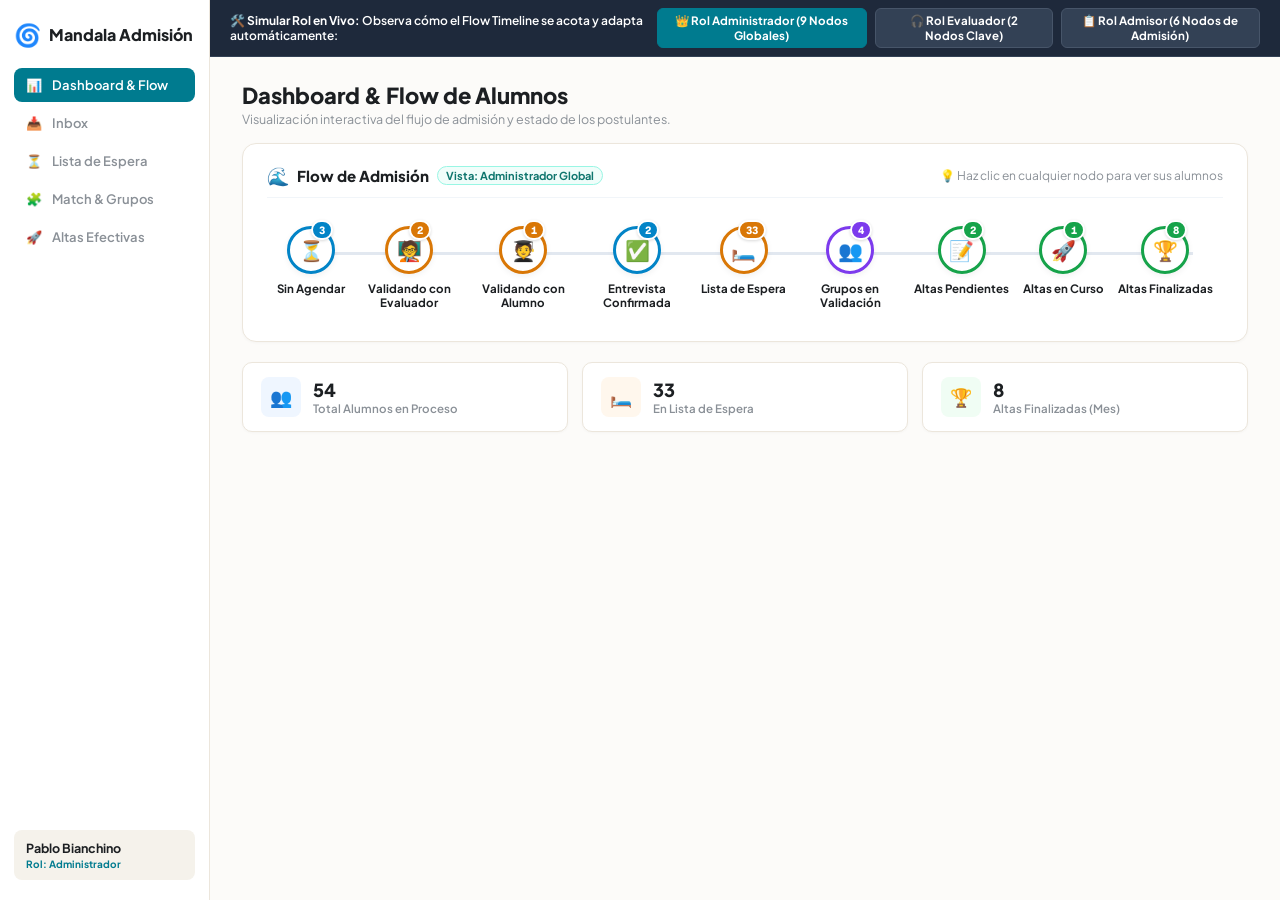
<file: mockup_dashboard_flow_roles.html>
<!DOCTYPE html>
<html lang="es">
<head>
    <meta charset="UTF-8">
    <meta name="viewport" content="width=device-width, initial-scale=1.0">
    <title>Mandala Admisión — Dashboard &amp; Flow por Roles</title>
    <link rel="preconnect" href="https://fonts.googleapis.com">
    <link rel="preconnect" href="https://fonts.gstatic.com" crossorigin>
    <link href="https://fonts.googleapis.com/css2?family=Plus+Jakarta+Sans:wght@400;500;600;700;800&family=Geist+Mono:wght@500;700&display=swap" rel="stylesheet">
    <style>
        :root {
            --bg-main: #fcfbf9;
            --bg-sidebar: #ffffff;
            --text-main: #1c1f22;
            --text-muted: #8a9097;
            --accent-teal: #007b8f;
            --accent-teal-dark: #005f6e;
            --accent-red: #c2563b;
            --border-color: #ece6dc;
            --item-bg: #ffffff;
            --hover-bg: #f5f2eb;
            --shadow-sm: 0 1px 3px rgba(0,0,0,0.03);
            --shadow-md: 0 4px 12px rgba(0,0,0,0.06);
        }
        * { box-sizing: border-box; margin: 0; padding: 0; }
        body {
            font-family: 'Plus Jakarta Sans', sans-serif;
            background: var(--bg-main);
            color: var(--text-main);
            display: flex;
            height: 100vh;
            overflow: hidden;
        }

        /* SIDEBAR */
        aside {
            width: 250px;
            background: var(--bg-sidebar);
            border-right: 1px solid var(--border-color);
            display: flex;
            flex-direction: column;
            justify-content: space-between;
            padding: 20px 14px;
        }
        .sidebar-brand {
            font-size: 16px;
            font-weight: 800;
            display: flex;
            align-items: center;
            gap: 8px;
            margin-bottom: 20px;
        }
        .nav-item {
            display: flex;
            align-items: center;
            gap: 10px;
            padding: 9px 12px;
            border-radius: 8px;
            font-size: 13px;
            font-weight: 600;
            color: var(--text-muted);
            text-decoration: none;
            margin-bottom: 4px;
            cursor: pointer;
            transition: all 0.15s ease;
        }
        .nav-item:hover { background: var(--hover-bg); color: var(--text-main); }
        .nav-item.active { background: var(--accent-teal); color: #ffffff; }

        /* DEMO TOOLBAR */
        .demo-bar {
            background: #1e293b;
            color: #ffffff;
            padding: 8px 20px;
            display: flex;
            align-items: center;
            justify-content: space-between;
            font-size: 12px;
            font-weight: 600;
            border-bottom: 1px solid #334155;
        }
        .demo-roles {
            display: flex;
            gap: 8px;
        }
        .demo-role-btn {
            background: #334155;
            color: #ffffff;
            border: 1px solid #475569;
            padding: 4px 14px;
            border-radius: 6px;
            cursor: pointer;
            font-size: 11.5px;
            font-weight: 700;
            font-family: inherit;
            transition: all 0.2s ease;
        }
        .demo-role-btn.active {
            background: var(--accent-teal);
            border-color: var(--accent-teal);
        }

        /* MAIN CONTENT */
        .main-wrapper {
            flex-grow: 1;
            display: flex;
            flex-direction: column;
            overflow: hidden;
        }
        main {
            flex-grow: 1;
            padding: 24px 32px;
            overflow-y: auto;
        }

        .header-title { font-size: 22px; font-weight: 800; }
        .header-subtitle { font-size: 12.5px; color: var(--text-muted); margin-top: 2px; }

        /* FLOW SECTION CONTAINER */
        .flow-section-card {
            background: #ffffff;
            border: 1px solid var(--border-color);
            border-radius: 14px;
            padding: 20px 24px;
            margin-bottom: 20px;
            box-shadow: var(--shadow-sm);
        }
        .flow-header-row {
            display: flex;
            justify-content: space-between;
            align-items: center;
            margin-bottom: 18px;
            border-bottom: 1px solid #f1f5f9;
            padding-bottom: 10px;
        }
        .flow-header-title {
            display: flex;
            align-items: center;
            gap: 8px;
            font-size: 15px;
            font-weight: 800;
            color: var(--text-main);
        }

        /* TIMELINE FLOW COMPONENT */
        .timeline-wrapper {
            position: relative;
            display: flex;
            justify-content: space-between;
            align-items: flex-start;
            padding: 10px 10px 0 10px;
            margin-bottom: 10px;
        }
        .timeline-line {
            position: absolute;
            top: 36px;
            left: 30px;
            right: 30px;
            height: 3px;
            background: #e2e8f0;
            z-index: 1;
        }
        .timeline-node {
            position: relative;
            z-index: 2;
            display: flex;
            flex-direction: column;
            align-items: center;
            cursor: pointer;
            transition: all 0.2s ease;
            user-select: none;
            max-width: 100px;
            text-align: center;
        }
        .timeline-node:hover {
            transform: translateY(-2px);
        }
        .timeline-count {
            position: absolute;
            top: -6px;
            right: calc(50% - 22px);
            background: #0284c7;
            color: #ffffff;
            font-size: 10.5px;
            font-weight: 800;
            padding: 1px 6px;
            border-radius: 10px;
            border: 2px solid #ffffff;
            box-shadow: 0 1px 3px rgba(0,0,0,0.15);
            font-family: 'Geist Mono', monospace;
            z-index: 4;
        }
        .timeline-circle {
            width: 48px;
            height: 48px;
            border-radius: 50%;
            background: #ffffff;
            border: 3px solid #0284c7;
            display: flex;
            align-items: center;
            justify-content: center;
            font-size: 20px;
            box-shadow: 0 2px 6px rgba(0,0,0,0.06);
            transition: all 0.2s ease;
        }
        .timeline-node.active .timeline-circle {
            background: #0284c7;
            border-color: #0284c7;
            color: #ffffff;
            box-shadow: 0 0 0 4px rgba(2,132,199,0.25);
        }
        .timeline-label {
            font-size: 11.5px;
            font-weight: 700;
            color: var(--text-main);
            margin-top: 8px;
            line-height: 1.25;
        }

        /* NODE COLOR THEMES */
        .timeline-node.blue .timeline-circle { border-color: #0284c7; }
        .timeline-node.blue .timeline-count { background: #0284c7; }
        .timeline-node.blue.active .timeline-circle { background: #0284c7; }

        .timeline-node.amber .timeline-circle { border-color: #d97706; }
        .timeline-node.amber .timeline-count { background: #d97706; }
        .timeline-node.amber.active .timeline-circle { background: #d97706; }

        .timeline-node.purple .timeline-circle { border-color: #7c3aed; }
        .timeline-node.purple .timeline-count { background: #7c3aed; }
        .timeline-node.purple.active .timeline-circle { background: #7c3aed; }

        .timeline-node.green .timeline-circle { border-color: #16a34a; }
        .timeline-node.green .timeline-count { background: #16a34a; }
        .timeline-node.green.active .timeline-circle { background: #16a34a; }

        /* TRAY DRAWER (CONTENIDO DESPLEGABLE DEL NODO) */
        .timeline-tray-container {
            margin-top: 14px;
            animation: fadeInTray 0.2s ease-out;
        }
        @keyframes fadeInTray {
            from { opacity: 0; transform: translateY(-6px); }
            to { opacity: 1; transform: translateY(0); }
        }
        .timeline-tray {
            background: #f8fafc;
            border: 1px solid #cbd5e1;
            border-radius: 12px;
            padding: 16px;
            position: relative;
        }
        .timeline-tray::before {
            content: '';
            position: absolute;
            top: -8px;
            left: var(--arrow-pos, 50%);
            width: 14px;
            height: 14px;
            background: #f8fafc;
            border-left: 1px solid #cbd5e1;
            border-top: 1px solid #cbd5e1;
            transform: translateX(-50%) rotate(45deg);
        }

        /* STUDENT CARDS INSIDE TRAY */
        .tray-student-card {
            background: #ffffff;
            border: 1px solid #e2e8f0;
            border-radius: 8px;
            padding: 10px 14px;
            margin-bottom: 6px;
            display: flex;
            justify-content: space-between;
            align-items: center;
            gap: 12px;
            box-shadow: var(--shadow-sm);
        }
        .btn-quick {
            padding: 5px 12px;
            border-radius: 6px;
            font-size: 11.5px;
            font-weight: 700;
            border: none;
            cursor: pointer;
            font-family: inherit;
            transition: 0.15s ease;
        }
        .btn-quick.primary { background: var(--accent-teal); color: #ffffff; }
        .btn-quick.secondary { background: #ffffff; color: var(--text-main); border: 1px solid var(--border-color); }

        /* STATS SUMMARY BELOW */
        .kpi-grid {
            display: grid;
            grid-template-columns: repeat(3, 1fr);
            gap: 14px;
        }
        .kpi-card {
            background: #ffffff;
            border: 1px solid var(--border-color);
            border-radius: 10px;
            padding: 14px 18px;
            box-shadow: var(--shadow-sm);
            display: flex;
            align-items: center;
            gap: 12px;
        }
        .kpi-icon {
            width: 40px;
            height: 40px;
            border-radius: 8px;
            display: flex;
            align-items: center;
            justify-content: center;
            font-size: 18px;
        }
        .kpi-number { font-size: 18px; font-weight: 800; color: var(--text-main); }
        .kpi-label { font-size: 11.5px; color: var(--text-muted); font-weight: 600; }
    </style>
</head>
<body>

    <!-- SIDEBAR -->
    <aside>
        <div>
            <div class="sidebar-brand">
                <span style="font-size:22px;">🌀</span>
                <span>Mandala Admisión</span>
            </div>

            <nav>
                <div class="nav-item active">
                    <span>📊</span>
                    <span>Dashboard &amp; Flow</span>
                </div>
                <div class="nav-item">
                    <span>📥</span>
                    <span>Inbox</span>
                </div>
                <div class="nav-item">
                    <span>⏳</span>
                    <span>Lista de Espera</span>
                </div>
                <div class="nav-item">
                    <span>🧩</span>
                    <span>Match &amp; Grupos</span>
                </div>
                <div class="nav-item">
                    <span>🚀</span>
                    <span>Altas Efectivas</span>
                </div>
            </nav>
        </div>

        <div style="background:var(--hover-bg); padding:10px 12px; border-radius:8px;">
            <div id="user-display-name" style="font-weight:700; font-size:12.5px;">Pablo Bianchino</div>
            <div id="user-display-role" style="font-size:10px; font-weight:700; color:var(--accent-teal); margin-top:2px;">Rol: Administrador</div>
        </div>
    </aside>

    <div class="main-wrapper">
        
        <!-- DEMO TOOLBAR -->
        <div class="demo-bar">
            <span>🛠️ <strong>Simular Rol en Vivo:</strong> Observa cómo el Flow Timeline se acota y adapta automáticamente:</span>
            <div class="demo-roles">
                <button class="demo-role-btn active" onclick="cambiarRol('admin')">👑 Rol Administrador (9 Nodos Globales)</button>
                <button class="demo-role-btn" onclick="cambiarRol('evaluador')">🎧 Rol Evaluador (2 Nodos Clave)</button>
                <button class="demo-role-btn" onclick="cambiarRol('admisor')">📋 Rol Admisor (6 Nodos de Admisión)</button>
            </div>
        </div>

        <main>
            
            <div style="margin-bottom:16px;">
                <h1 class="header-title">Dashboard &amp; Flow de Alumnos</h1>
                <p class="header-subtitle" id="dashboard-subtitle">Visualización interactiva del flujo de admisión y estado de los postulantes.</p>
            </div>

            <!-- TARJETA DEL FLOW TIMELINE INTERACTIVO -->
            <div class="flow-section-card">
                <div class="flow-header-row">
                    <div class="flow-header-title">
                        <span style="font-size:18px;">🌊</span>
                        <span>Flow de Admisión</span>
                        <span id="role-badge-tag" style="background:#f0fdfa; color:#0f766e; border:1px solid #99f6e4; font-size:11px; padding:2px 8px; border-radius:10px; font-weight:700;">Vista: Administrador Global</span>
                    </div>
                    <span style="font-size:12px; color:var(--text-muted);">💡 Haz clic en cualquier nodo para ver sus alumnos</span>
                </div>

                <!-- CONTENEDOR DEL TIMELINE DINÁMICO -->
                <div class="timeline-wrapper" id="timeline-container">
                    <div class="timeline-line"></div>
                    <!-- Nodos inyectados por JS -->
                </div>

                <!-- TRAY DESPLEGABLE INFERIOR -->
                <div class="timeline-tray-container" id="tray-container" style="display:none;">
                    <div class="timeline-tray" id="tray-content">
                        <!-- Alumnos del nodo activo -->
                    </div>
                </div>
            </div>

            <!-- KPIS ADAPTADOS POR ROL -->
            <div class="kpi-grid" id="kpi-container">
                <!-- Inyectados por JS -->
            </div>

        </main>
    </div>

    <script>
        // DEFINICIÓN MAESTRA DE NODOS CON DATOS FAKE
        const todosLosNodos = [
            { id: 'sin_agendar', label: 'Sin Agendar', icon: '⏳', color: 'blue', countGlobal: 3, countEvaluador: 0, 
              alumnos: [{ nombre: 'Mateo Rossi (24a)', inst: 'Guitarra', susc: 'Ensamble', eval: 'Nacho', time: 'Hace 2h' }, { nombre: 'Camila Gómez (29a)', inst: 'Canto', susc: 'Grupal', eval: 'Belu', time: 'Hace 22h' }] },
            
            { id: 'validar_evaluador', label: 'Validando con Evaluador', icon: '🧑‍🏫', color: 'amber', countGlobal: 2, countEvaluador: 1, 
              alumnos: [{ nombre: 'Lucas Benítez (31a)', inst: 'Batería', susc: 'Ensamble', eval: 'Nacho', time: 'Fecha prop: Jueves 18:30' }, { nombre: 'Martina Silva (22a)', inst: 'Piano', susc: 'Individual', eval: 'Feli', time: 'Fecha prop: Viernes 19:00' }] },
            
            { id: 'validar_alumno', label: 'Validando con Alumno', icon: '🧑‍🎓', color: 'amber', countGlobal: 1, countEvaluador: 0, 
              alumnos: [{ nombre: 'Santiago Díaz (26a)', inst: 'Bajo', susc: 'Ensamble', eval: 'Nacho', time: 'Esperando confirmación WS' }] },
            
            { id: 'agenda_confirmada', label: 'Entrevista Confirmada', icon: '✅', color: 'blue', countGlobal: 2, countEvaluador: 1, 
              alumnos: [{ nombre: 'Delfina Murature (21a)', inst: 'Guitarra/Canto', susc: 'Ensamble', eval: 'Nacho', time: '⚠️ Falta Informe' }, { nombre: 'Facundo Castro (27a)', inst: 'Batería', susc: 'Ensamble', eval: 'Feli', time: '📅 Mañana 19hs' }] },
            
            { id: 'espera', label: 'Lista de Espera', icon: '🛏️', color: 'amber', countGlobal: 33, countEvaluador: 0, 
              alumnos: [{ nombre: '33 alumnos listos para armado de ensambles y clases', inst: 'Multi', susc: 'Varios', eval: '-', time: 'En espera' }] },
            
            { id: 'validando_grupo', label: 'Grupos en Validación', icon: '👥', color: 'purple', countGlobal: 4, countEvaluador: 0, 
              alumnos: [{ nombre: 'Ensamble Martes 19:30hs (4 integrantes confirmando)', inst: 'Banda', susc: 'Ensamble', eval: 'Nacho', time: '3/4 Confirmaron' }] },
            
            { id: 'prealta_pendiente', label: 'Altas Pendientes', icon: '📝', color: 'green', countGlobal: 2, countEvaluador: 0, 
              alumnos: [{ nombre: 'Gonzalo Pérez (28a)', inst: 'Canto', susc: 'Grupal', eval: 'Belu', time: 'Inicio: 02/09' }] },
            
            { id: 'prealta_iniciada', label: 'Altas en Curso', icon: '🚀', color: 'green', countGlobal: 1, countEvaluador: 0, 
              alumnos: [{ nombre: 'Valeria Ríos (35a)', inst: 'Piano', susc: 'Individual', eval: 'Feli', time: 'Checklist 4/5' }] },
            
            { id: 'alta_efectiva', label: 'Altas Finalizadas', icon: '🏆', color: 'green', countGlobal: 8, countEvaluador: 0, 
              alumnos: [{ nombre: '8 alumnos ingresados con éxito este mes', inst: 'Varios', susc: 'Varios', eval: '-', time: 'Activos' }] }
        ];

        let rolActual = 'admin';
        let nodoActivoId = null;

        function cambiarRol(rol) {
            rolActual = rol;
            document.querySelectorAll('.demo-role-btn').forEach(b => b.classList.remove('active'));
            event.target.classList.add('active');

            const uName = document.getElementById('user-display-name');
            const uRole = document.getElementById('user-display-role');
            const rBadge = document.getElementById('role-badge-tag');

            if (rol === 'admin') {
                uName.textContent = 'Pablo Bianchino';
                uRole.textContent = 'Rol: Administrador';
                rBadge.textContent = 'Vista: Administrador Global (9 Nodos)';
            } else if (rol === 'evaluador') {
                uName.textContent = 'Nacho (Docente Evaluador)';
                uRole.textContent = 'Rol: Evaluador Musical';
                rBadge.textContent = 'Vista: Evaluador (2 Nodos Clave)';
            } else if (rol === 'admisor') {
                uName.textContent = 'Coordinación Admisiones';
                uRole.textContent = 'Rol: Admisor';
                rBadge.textContent = 'Vista: Admisor (6 Nodos de Admisión)';
            }

            nodoActivoId = null;
            document.getElementById('tray-container').style.display = 'none';
            renderFlowTimeline();
            renderKPIs();
        }

        function getNodosParaRol() {
            if (rolActual === 'evaluador') {
                // Exactamente como pidió Pablo: solo los 2 nodos de su responsabilidad
                return [
                    { ...todosLosNodos.find(n => n.id === 'validar_evaluador'), count: 1, alumnos: [{ nombre: 'Lucas Benítez (31a)', inst: 'Batería', susc: 'Ensamble', eval: 'Nacho', time: 'Fecha prop: Jueves 18:30' }] },
                    { ...todosLosNodos.find(n => n.id === 'agenda_confirmada'), count: 1, alumnos: [{ nombre: 'Delfina Murature (21a)', inst: 'Guitarra/Canto', susc: 'Ensamble', eval: 'Nacho', time: '⚠️ Entrevista Realizada • Falta Informe' }] }
                ];
            } else if (rolActual === 'admisor') {
                // Nodos de admisión y altas
                return [
                    todosLosNodos.find(n => n.id === 'sin_agendar'),
                    todosLosNodos.find(n => n.id === 'validar_evaluador'),
                    todosLosNodos.find(n => n.id === 'validar_alumno'),
                    todosLosNodos.find(n => n.id === 'agenda_confirmada'),
                    todosLosNodos.find(n => n.id === 'prealta_pendiente'),
                    todosLosNodos.find(n => n.id === 'prealta_iniciada')
                ].map(n => ({ ...n, count: n.countGlobal }));
            } else {
                // Admin: Todos los nodos
                return todosLosNodos.map(n => ({ ...n, count: n.countGlobal }));
            }
        }

        function renderFlowTimeline() {
            const cont = document.getElementById('timeline-container');
            const nodos = getNodosParaRol();

            let html = '<div class="timeline-line"></div>';

            nodos.forEach((n, idx) => {
                const isActive = nodoActivoId === n.id;
                html += `
                    <div class="timeline-node ${n.color} ${isActive ? 'active' : ''}" onclick="toggleNodoTray('${n.id}', ${idx}, ${nodos.length})">
                        <div class="timeline-count">${n.count}</div>
                        <div class="timeline-circle">${n.icon}</div>
                        <div class="timeline-label">${n.label}</div>
                    </div>
                `;
            });

            cont.innerHTML = html;
        }

        function toggleNodoTray(id, idx, totalNodos) {
            const trayCont = document.getElementById('tray-container');
            const trayContent = document.getElementById('tray-content');

            if (nodoActivoId === id) {
                nodoActivoId = null;
                trayCont.style.display = 'none';
                renderFlowTimeline();
                return;
            }

            nodoActivoId = id;
            renderFlowTimeline();

            // Calcular posición de la flecha
            let percentage = (idx / (totalNodos - 1)) * 100;
            if (percentage < 8) percentage = 8;
            if (percentage > 92) percentage = 92;
            trayContent.style.setProperty('--arrow-pos', `${percentage}%`);

            const nodos = getNodosParaRol();
            const nodoData = nodos.find(n => n.id === id);

            if (!nodoData || nodoData.alumnos.length === 0) {
                trayContent.innerHTML = `<div style="text-align:center; padding:15px; color:var(--text-muted); font-size:12.5px;">No hay alumnos en esta etapa.</div>`;
            } else {
                trayContent.innerHTML = `
                    <div style="font-size:12px; font-weight:800; color:var(--text-main); margin-bottom:8px; display:flex; justify-content:space-between;">
                        <span>Alumnos en "${nodoData.label}" (${nodoData.alumnos.length})</span>
                        <span style="color:var(--accent-teal); font-weight:600; cursor:pointer;" onclick="toggleNodoTray('${id}', 0, 1)">Cerrar ✕</span>
                    </div>
                    ${nodoData.alumnos.map(al => `
                        <div class="tray-student-card">
                            <div>
                                <strong style="font-size:13px; color:#0f172a;">${al.nombre}</strong>
                                <div style="font-size:11.5px; color:var(--text-muted); margin-top:2px;">
                                    🎸 ${al.inst} • 🧩 ${al.susc} • Evaluador: <strong style="color:var(--text-main);">${al.eval}</strong>
                                </div>
                            </div>
                            <div style="text-align:right;">
                                <div style="font-size:11px; font-weight:700; color:#ea580c; margin-bottom:4px;">${al.time}</div>
                                <div style="display:flex; gap:6px;">
                                    ${rolActual === 'evaluador' && id === 'validar_evaluador' ? `<button class="btn-quick primary" onclick="alert('✅ Fecha validada por evaluador.')">✅ Aceptar Fecha</button>` : ''}
                                    ${rolActual === 'evaluador' && id === 'agenda_confirmada' ? `<button class="btn-quick primary" onclick="alert('Abriendo formulario de Informe Pedagógico...')">📝 Cargar Informe</button>` : ''}
                                    ${rolActual !== 'evaluador' ? `<button class="btn-quick primary" onclick="alert('Gestionando alumno...')">🔍 Gestionar</button>` : ''}
                                </div>
                            </div>
                        </div>
                    `).join('')}
                `;
            }

            trayCont.style.display = 'block';
        }

        function renderKPIs() {
            const cont = document.getElementById('kpi-container');
            if (rolActual === 'evaluador') {
                cont.innerHTML = `
                    <div class="kpi-card">
                        <div class="kpi-icon" style="background:#fff7ed; color:#ea580c;">⏳</div>
                        <div><div class="kpi-number">1</div><div class="kpi-label">Fechas por Responder</div></div>
                    </div>
                    <div class="kpi-card">
                        <div class="kpi-icon" style="background:#eff6ff; color:#2563eb;">📝</div>
                        <div><div class="kpi-number">1</div><div class="kpi-label">Informes Pendientes</div></div>
                    </div>
                    <div class="kpi-card">
                        <div class="kpi-icon" style="background:#f0fdf4; color:#166534;">🏆</div>
                        <div><div class="kpi-number">8</div><div class="kpi-label">Evaluaciones Completadas</div></div>
                    </div>
                `;
            } else if (rolActual === 'admisor') {
                cont.innerHTML = `
                    <div class="kpi-card">
                        <div class="kpi-icon" style="background:#f0fdfa; color:#0d9488;">📥</div>
                        <div><div class="kpi-number">3</div><div class="kpi-label">Nuevos Sin Agendar</div></div>
                    </div>
                    <div class="kpi-card">
                        <div class="kpi-icon" style="background:#eff6ff; color:#2563eb;">🗓️</div>
                        <div><div class="kpi-number">5</div><div class="kpi-label">Entrevistas Coordinadas</div></div>
                    </div>
                    <div class="kpi-card">
                        <div class="kpi-icon" style="background:#f0fdf4; color:#166534;">🚀</div>
                        <div><div class="kpi-number">3</div><div class="kpi-label">Altas en Checklist</div></div>
                    </div>
                `;
            } else {
                cont.innerHTML = `
                    <div class="kpi-card">
                        <div class="kpi-icon" style="background:#eff6ff; color:#2563eb;">👥</div>
                        <div><div class="kpi-number">54</div><div class="kpi-label">Total Alumnos en Proceso</div></div>
                    </div>
                    <div class="kpi-card">
                        <div class="kpi-icon" style="background:#fff7ed; color:#ea580c;">🛏️</div>
                        <div><div class="kpi-number">33</div><div class="kpi-label">En Lista de Espera</div></div>
                    </div>
                    <div class="kpi-card">
                        <div class="kpi-icon" style="background:#f0fdf4; color:#166534;">🏆</div>
                        <div><div class="kpi-number">8</div><div class="kpi-label">Altas Finalizadas (Mes)</div></div>
                    </div>
                `;
            }
        }

        // Inicializar
        renderFlowTimeline();
        renderKPIs();
    </script>
</body>
</html>
</file>
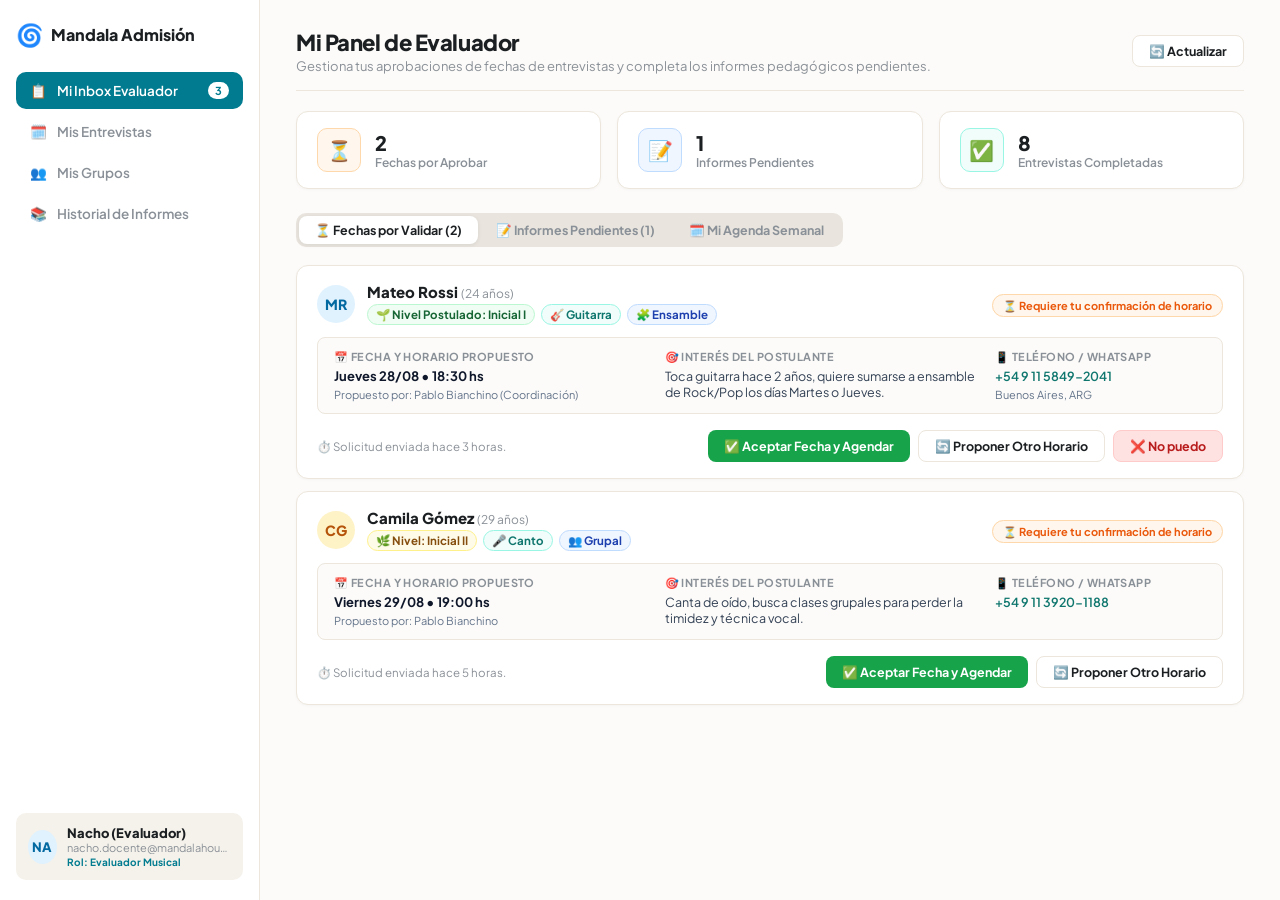
<file: mockup_evaluador.html>
<!DOCTYPE html>
<html lang="es">
<head>
    <meta charset="UTF-8">
    <meta name="viewport" content="width=device-width, initial-scale=1.0">
    <title>Mandala Admisión — Mockup Inbox Evaluador</title>
    <link rel="preconnect" href="https://fonts.googleapis.com">
    <link rel="preconnect" href="https://fonts.gstatic.com" crossorigin>
    <link href="https://fonts.googleapis.com/css2?family=Plus+Jakarta+Sans:wght@400;500;600;700;800&family=Geist+Mono:wght@500;700&display=swap" rel="stylesheet">
    <style>
        :root {
            --bg-main: #fcfbf9;
            --bg-sidebar: #ffffff;
            --text-main: #1c1f22;
            --text-muted: #8a9097;
            --accent-teal: #007b8f;
            --accent-teal-dark: #005f6e;
            --accent-red: #c2563b;
            --border-color: #ece6dc;
            --item-bg: #ffffff;
            --hover-bg: #f5f2eb;
            --shadow-sm: 0 1px 3px rgba(0,0,0,0.03);
            --shadow-md: 0 4px 12px rgba(0,0,0,0.06);
        }
        * { box-sizing: border-box; margin: 0; padding: 0; }
        body {
            font-family: 'Plus Jakarta Sans', sans-serif;
            background: var(--bg-main);
            color: var(--text-main);
            display: flex;
            height: 100vh;
            overflow: hidden;
        }

        /* SIDEBAR SIMULADO */
        aside {
            width: 260px;
            background: var(--bg-sidebar);
            border-right: 1px solid var(--border-color);
            display: flex;
            flex-direction: column;
            justify-content: space-between;
            padding: 20px 16px;
        }
        .sidebar-brand {
            font-size: 16px;
            font-weight: 800;
            color: var(--text-main);
            display: flex;
            align-items: center;
            gap: 8px;
            margin-bottom: 24px;
        }
        .nav-link {
            display: flex;
            align-items: center;
            gap: 10px;
            padding: 10px 14px;
            border-radius: 10px;
            font-size: 13.5px;
            font-weight: 600;
            color: var(--text-muted);
            text-decoration: none;
            transition: all 0.2s ease;
            margin-bottom: 4px;
            cursor: pointer;
        }
        .nav-link:hover { background: var(--hover-bg); color: var(--text-main); }
        .nav-link.active { background: var(--accent-teal); color: #ffffff; }
        .nav-badge {
            margin-left: auto;
            background: rgba(0,0,0,0.15);
            padding: 2px 7px;
            border-radius: 10px;
            font-size: 11px;
            font-weight: 700;
        }
        .nav-link.active .nav-badge {
            background: #ffffff;
            color: var(--accent-teal);
        }

        .user-box {
            background: var(--hover-bg);
            border-radius: 10px;
            padding: 12px;
            display: flex;
            align-items: center;
            gap: 10px;
        }
        .user-avatar {
            width: 34px;
            height: 34px;
            border-radius: 50%;
            background: #e0f2fe;
            color: #0369a1;
            font-weight: 800;
            font-size: 13px;
            display: flex;
            align-items: center;
            justify-content: center;
        }

        /* MAIN CONTENT */
        main {
            flex-grow: 1;
            padding: 28px 36px;
            overflow-y: auto;
        }
        .top-header {
            display: flex;
            justify-content: space-between;
            align-items: center;
            margin-bottom: 20px;
            border-bottom: 1px solid var(--border-color);
            padding-bottom: 16px;
        }
        .top-header h1 {
            font-size: 22px;
            font-weight: 800;
            letter-spacing: -0.02em;
        }
        .top-header p {
            font-size: 13px;
            color: var(--text-muted);
            margin-top: 2px;
        }

        /* STATS CARDS */
        .stats-grid {
            display: grid;
            grid-template-columns: repeat(3, 1fr);
            gap: 16px;
            margin-bottom: 24px;
        }
        .stat-card {
            background: #ffffff;
            border: 1px solid var(--border-color);
            border-radius: 12px;
            padding: 16px 20px;
            box-shadow: var(--shadow-sm);
            display: flex;
            align-items: center;
            gap: 14px;
        }
        .stat-icon {
            width: 44px;
            height: 44px;
            border-radius: 10px;
            display: flex;
            align-items: center;
            justify-content: center;
            font-size: 20px;
        }
        .stat-icon.orange { background: #fff7ed; color: #ea580c; border: 1px solid #fed7aa; }
        .stat-icon.blue { background: #eff6ff; color: #2563eb; border: 1px solid #bfdbfe; }
        .stat-icon.teal { background: #f0fdfa; color: #0d9488; border: 1px solid #99f6e4; }
        .stat-number { font-size: 20px; font-weight: 800; color: var(--text-main); }
        .stat-title { font-size: 12px; color: var(--text-muted); font-weight: 600; }

        /* SEGMENTED SUBTABS */
        .segmented-tabs-bar {
            display: inline-flex;
            background: #e9e5de;
            padding: 3px;
            border-radius: 10px;
            margin-bottom: 18px;
            gap: 2px;
        }
        .subtab-btn {
            padding: 6px 16px;
            border-radius: 8px;
            border: none;
            background: transparent;
            font-family: inherit;
            font-size: 12.5px;
            font-weight: 700;
            color: var(--text-muted);
            cursor: pointer;
            transition: all 0.2s ease;
        }
        .subtab-btn.active {
            background: #ffffff;
            color: var(--text-main);
            box-shadow: 0 1px 4px rgba(0,0,0,0.08);
        }

        /* STUDENT CARD FOR EVALUATOR */
        .eval-card {
            background: #ffffff;
            border: 1px solid var(--border-color);
            border-radius: 12px;
            padding: 16px 20px;
            margin-bottom: 12px;
            box-shadow: var(--shadow-sm);
            display: flex;
            flex-direction: column;
            gap: 12px;
            transition: all 0.2s ease;
        }
        .eval-card:hover {
            box-shadow: var(--shadow-md);
            border-color: #d9d2c5;
        }
        .eval-card-header {
            display: flex;
            justify-content: space-between;
            align-items: center;
            flex-wrap: wrap;
            gap: 10px;
        }
        .eval-student-info {
            display: flex;
            align-items: center;
            gap: 12px;
        }
        .eval-avatar {
            width: 38px;
            height: 38px;
            border-radius: 50%;
            background: #e0f2fe;
            color: #0369a1;
            font-size: 14px;
            font-weight: 800;
            display: flex;
            align-items: center;
            justify-content: center;
        }
        .eval-name {
            font-size: 15px;
            font-weight: 800;
            color: var(--text-main);
        }
        .badge-pill {
            display: inline-flex;
            align-items: center;
            gap: 4px;
            padding: 2px 8px;
            border-radius: 12px;
            font-size: 11.5px;
            font-weight: 700;
        }
        .badge-pill.level { background: #f0fdf4; color: #166534; border: 1px solid #bbf7d0; }
        .badge-pill.inst { background: #f0fdfa; color: #0f766e; border: 1px solid #99f6e4; }
        .badge-pill.susc { background: #eff6ff; color: #1e40af; border: 1px solid #bfdbfe; }

        .eval-card-body {
            display: grid;
            grid-template-columns: 1.5fr 1.5fr 1fr;
            gap: 14px;
            background: var(--bg-main);
            padding: 12px 16px;
            border-radius: 8px;
            border: 1px solid var(--border-color);
            font-size: 12.5px;
        }
        .eval-info-block { display: flex; flex-direction: column; gap: 4px; }
        .eval-info-label { font-size: 11px; font-weight: 700; color: var(--text-muted); text-transform: uppercase; letter-spacing: 0.04em; }

        .eval-card-footer {
            display: flex;
            justify-content: space-between;
            align-items: center;
            flex-wrap: wrap;
            gap: 10px;
            padding-top: 4px;
        }
        .btn-action {
            padding: 7px 16px;
            border-radius: 8px;
            font-size: 12.5px;
            font-weight: 700;
            font-family: inherit;
            cursor: pointer;
            transition: all 0.2s ease;
            border: none;
            display: inline-flex;
            align-items: center;
            gap: 6px;
        }
        .btn-action.primary { background: var(--accent-teal); color: #ffffff; }
        .btn-action.primary:hover { background: var(--accent-teal-dark); }
        .btn-action.success { background: #16a34a; color: #ffffff; }
        .btn-action.success:hover { background: #15803d; }
        .btn-action.neutral { background: #ffffff; color: var(--text-main); border: 1px solid var(--border-color); }
        .btn-action.neutral:hover { background: var(--hover-bg); }
        .btn-action.danger { background: #fee2e2; color: #b91c1c; border: 1px solid #fecaca; }

        /* MODAL POPUP */
        .modal-overlay {
            position: fixed;
            top: 0; left: 0; right: 0; bottom: 0;
            background: rgba(0,0,0,0.5);
            display: none;
            align-items: center;
            justify-content: center;
            z-index: 2000;
            backdrop-filter: blur(2px);
        }
        .modal-box {
            background: #ffffff;
            border-radius: 14px;
            width: 580px;
            max-width: 95%;
            padding: 24px;
            box-shadow: 0 10px 30px rgba(0,0,0,0.15);
            display: flex;
            flex-direction: column;
            gap: 16px;
            animation: modalFade 0.2s ease-out;
        }
        @keyframes modalFade { from { opacity: 0; transform: scale(0.96); } to { opacity: 1; transform: scale(1); } }
        
        .tag-chip-choice {
            padding: 4px 10px;
            border-radius: 16px;
            font-size: 11.5px;
            font-weight: 600;
            border: 1px solid var(--border-color);
            background: #ffffff;
            cursor: pointer;
            transition: all 0.15s ease;
            user-select: none;
        }
        .tag-chip-choice.selected {
            background: var(--accent-teal);
            color: #ffffff;
            border-color: var(--accent-teal);
        }
    </style>
</head>
<body>

    <!-- SIDEBAR -->
    <aside>
        <div>
            <div class="sidebar-brand">
                <span style="font-size:22px;">🌀</span>
                <span>Mandala Admisión</span>
            </div>

            <nav>
                <div class="nav-link active">
                    <span>📋</span>
                    <span>Mi Inbox Evaluador</span>
                    <span class="nav-badge">3</span>
                </div>
                <div class="nav-link">
                    <span>🗓️</span>
                    <span>Mis Entrevistas</span>
                </div>
                <div class="nav-link">
                    <span>👥</span>
                    <span>Mis Grupos</span>
                </div>
                <div class="nav-link">
                    <span>📚</span>
                    <span>Historial de Informes</span>
                </div>
            </nav>
        </div>

        <div class="user-box">
            <div class="user-avatar">NA</div>
            <div style="overflow:hidden;">
                <div style="font-weight:800; font-size:13px;">Nacho (Evaluador)</div>
                <div style="font-size:11px; color:var(--text-muted); text-overflow:ellipsis; overflow:hidden; white-space:nowrap;">nacho.docente@mandalahouse.com</div>
                <div style="font-size:10px; color:var(--accent-teal); font-weight:700; margin-top:2px;">Rol: Evaluador Musical</div>
            </div>
        </div>
    </aside>

    <!-- CONTENIDO PRINCIPAL -->
    <main>
        
        <!-- TOP HEADER -->
        <div class="top-header">
            <div>
                <h1>Mi Panel de Evaluador</h1>
                <p>Gestiona tus aprobaciones de fechas de entrevistas y completa los informes pedagógicos pendientes.</p>
            </div>
            <div style="text-align:right;">
                <button class="btn-action neutral" onclick="alert('Refrescando tareas de evaluador...')">🔄 Actualizar</button>
            </div>
        </div>

        <!-- STATS CARDS -->
        <div class="stats-grid">
            <div class="stat-card">
                <div class="stat-icon orange">⏳</div>
                <div>
                    <div class="stat-number">2</div>
                    <div class="stat-title">Fechas por Aprobar</div>
                </div>
            </div>
            <div class="stat-card">
                <div class="stat-icon blue">📝</div>
                <div>
                    <div class="stat-number">1</div>
                    <div class="stat-title">Informes Pendientes</div>
                </div>
            </div>
            <div class="stat-card">
                <div class="stat-icon teal">✅</div>
                <div>
                    <div class="stat-number">8</div>
                    <div class="stat-title">Entrevistas Completadas</div>
                </div>
            </div>
        </div>

        <!-- SUB-TABS SEGMENTADOS -->
        <div class="segmented-tabs-bar">
            <button class="subtab-btn active" onclick="mostrarSeccion('tab-fechas', this)">⏳ Fechas por Validar (2)</button>
            <button class="subtab-btn" onclick="mostrarSeccion('tab-informes', this)">📝 Informes Pendientes (1)</button>
            <button class="subtab-btn" onclick="mostrarSeccion('tab-agenda', this)">🗓️ Mi Agenda Semanal</button>
        </div>

        <!-- SECCIÓN 1: FECHAS POR APROBAR -->
        <div id="tab-fechas">
            
            <!-- TARJETA 1: PENDIENTE VALIDACIÓN FECHA -->
            <div class="eval-card">
                <div class="eval-card-header">
                    <div class="eval-student-info">
                        <div class="eval-avatar">MR</div>
                        <div>
                            <div class="eval-name">Mateo Rossi <span style="font-size:12px; color:var(--text-muted); font-weight:normal;">(24 años)</span></div>
                            <div style="display:flex; gap:6px; margin-top:3px;">
                                <span class="badge-pill level">🌱 Nivel Postulado: Inicial I</span>
                                <span class="badge-pill inst">🎸 Guitarra</span>
                                <span class="badge-pill susc">🧩 Ensamble</span>
                            </div>
                        </div>
                    </div>
                    <div>
                        <span style="background:#fff7ed; color:#ea580c; border:1px solid #fed7aa; padding:4px 10px; border-radius:12px; font-size:11px; font-weight:700;">
                            ⏳ Requiere tu confirmación de horario
                        </span>
                    </div>
                </div>

                <div class="eval-card-body">
                    <div class="eval-info-block">
                        <div class="eval-info-label">📅 Fecha y Horario Propuesto</div>
                        <div style="font-weight:700; color:#0f172a; font-size:13px;">Jueves 28/08 • 18:30 hs</div>
                        <div style="font-size:11px; color:#64748b;">Propuesto por: Pablo Bianchino (Coordinación)</div>
                    </div>
                    <div class="eval-info-block">
                        <div class="eval-info-label">🎯 Interés del Postulante</div>
                        <div style="color:#334155;">Toca guitarra hace 2 años, quiere sumarse a ensamble de Rock/Pop los días Martes o Jueves.</div>
                    </div>
                    <div class="eval-info-block">
                        <div class="eval-info-label">📱 Teléfono / WhatsApp</div>
                        <div style="font-weight:600; color:#0f766e;">+54 9 11 5849-2041</div>
                        <div style="font-size:11px; color:#64748b;">Buenos Aires, ARG</div>
                    </div>
                </div>

                <div class="eval-card-footer">
                    <div style="font-size:11.5px; color:var(--text-muted);">
                        ⏱️ Solicitud enviada hace 3 horas.
                    </div>
                    <div style="display:flex; gap:8px;">
                        <button class="btn-action success" onclick="aprobarFecha('Mateo Rossi', 'Jueves 28/08 18:30 hs')">✅ Aceptar Fecha y Agendar</button>
                        <button class="btn-action neutral" onclick="proponerOtroHorario('Mateo Rossi')">🔄 Proponer Otro Horario</button>
                        <button class="btn-action danger" onclick="rechazarFecha('Mateo Rossi')">❌ No puedo</button>
                    </div>
                </div>
            </div>

            <!-- TARJETA 2 -->
            <div class="eval-card">
                <div class="eval-card-header">
                    <div class="eval-student-info">
                        <div class="eval-avatar" style="background:#fef3c7; color:#b45309;">CG</div>
                        <div>
                            <div class="eval-name">Camila Gómez <span style="font-size:12px; color:var(--text-muted); font-weight:normal;">(29 años)</span></div>
                            <div style="display:flex; gap:6px; margin-top:3px;">
                                <span class="badge-pill level" style="background:#fefce8; color:#854d0e; border-color:#fef08a;">🌿 Nivel: Inicial II</span>
                                <span class="badge-pill inst">🎤 Canto</span>
                                <span class="badge-pill susc">👥 Grupal</span>
                            </div>
                        </div>
                    </div>
                    <div>
                        <span style="background:#fff7ed; color:#ea580c; border:1px solid #fed7aa; padding:4px 10px; border-radius:12px; font-size:11px; font-weight:700;">
                            ⏳ Requiere tu confirmación de horario
                        </span>
                    </div>
                </div>

                <div class="eval-card-body">
                    <div class="eval-info-block">
                        <div class="eval-info-label">📅 Fecha y Horario Propuesto</div>
                        <div style="font-weight:700; color:#0f172a; font-size:13px;">Viernes 29/08 • 19:00 hs</div>
                        <div style="font-size:11px; color:#64748b;">Propuesto por: Pablo Bianchino</div>
                    </div>
                    <div class="eval-info-block">
                        <div class="eval-info-label">🎯 Interés del Postulante</div>
                        <div style="color:#334155;">Canta de oído, busca clases grupales para perder la timidez y técnica vocal.</div>
                    </div>
                    <div class="eval-info-block">
                        <div class="eval-info-label">📱 Teléfono / WhatsApp</div>
                        <div style="font-weight:600; color:#0f766e;">+54 9 11 3920-1188</div>
                    </div>
                </div>

                <div class="eval-card-footer">
                    <div style="font-size:11.5px; color:var(--text-muted);">
                        ⏱️ Solicitud enviada hace 5 horas.
                    </div>
                    <div style="display:flex; gap:8px;">
                        <button class="btn-action success" onclick="aprobarFecha('Camila Gómez', 'Viernes 29/08 19:00 hs')">✅ Aceptar Fecha y Agendar</button>
                        <button class="btn-action neutral" onclick="proponerOtroHorario('Camila Gómez')">🔄 Proponer Otro Horario</button>
                    </div>
                </div>
            </div>

        </div>

        <!-- SECCIÓN 2: INFORMES PENDIENTES -->
        <div id="tab-informes" style="display:none;">
            
            <div class="eval-card">
                <div class="eval-card-header">
                    <div class="eval-student-info">
                        <div class="eval-avatar" style="background:#f3e8ff; color:#7e22ce;">DM</div>
                        <div>
                            <div class="eval-name">Delfina Murature <span style="font-size:12px; color:var(--text-muted); font-weight:normal;">(21 años)</span></div>
                            <div style="display:flex; gap:6px; margin-top:3px;">
                                <span class="badge-pill inst">🎸 Guitarra &amp; 🎤 Canto</span>
                                <span class="badge-pill susc">🧩 Ensamble</span>
                            </div>
                        </div>
                    </div>
                    <div>
                        <span style="background:#eff6ff; color:#1d4ed8; border:1px solid #bfdbfe; padding:4px 10px; border-radius:12px; font-size:11px; font-weight:700;">
                            🏁 Entrevista realizada • Falta Carga de Informe
                        </span>
                    </div>
                </div>

                <div class="eval-card-body">
                    <div class="eval-info-block">
                        <div class="eval-info-label">📅 Entrevista Realizada</div>
                        <div style="font-weight:700; color:#0f172a;">Ayer 23/08 a las 18:00 hs</div>
                    </div>
                    <div class="eval-info-block">
                        <div class="eval-info-label">🎯 Objetivo</div>
                        <div>Cargar nivel pedagógico validado, perfil psicológico/musical y observaciones para habilitar el match.</div>
                    </div>
                    <div class="eval-info-block">
                        <div class="eval-info-label">Estado</div>
                        <div style="color:#ea580c; font-weight:700;">⚠️ Pendiente de Informe</div>
                    </div>
                </div>

                <div class="eval-card-footer">
                    <div style="font-size:11.5px; color:var(--text-muted);">
                        Completar para que la coordinación pueda asignarla a un grupo compatible.
                    </div>
                    <div>
                        <button class="btn-action primary" onclick="abrirModalInforme('Delfina Murature', '21')">📝 Completar Informe de Admisión</button>
                    </div>
                </div>
            </div>

        </div>

        <!-- SECCIÓN 3: AGENDA -->
        <div id="tab-agenda" style="display:none;">
            <div style="background:#ffffff; border:1px solid var(--border-color); border-radius:12px; padding:20px; text-align:center; color:var(--text-muted);">
                <div style="font-size:24px; margin-bottom:8px;">🗓️</div>
                <div style="font-weight:700; font-size:15px; color:var(--text-main);">Mis Próximas Entrevistas Confirmadas</div>
                <p style="font-size:12.5px; margin-top:4px;">Aquí el docente puede consultar su calendario semanal sincronizado en tiempo real con Google Calendar.</p>
            </div>
        </div>

    </main>

    <!-- MODAL DE INFORME PEDAGÓGICO DE EVALUADOR -->
    <div id="modal-informe" class="modal-overlay">
        <div class="modal-box">
            <div style="display:flex; justify-content:space-between; align-items:center; border-bottom:1px solid var(--border-color); padding-bottom:10px;">
                <h3 id="modal-alumno-titulo" style="font-size:16px; font-weight:800; color:var(--text-main);">Informe de Admisión: Delfina Murature</h3>
                <button style="background:none; border:none; font-size:18px; cursor:pointer;" onclick="cerrarModalInforme()">✕</button>
            </div>

            <!-- Nivel Sugerido -->
            <div>
                <label style="font-size:12px; font-weight:700; color:var(--text-muted); display:block; margin-bottom:6px; text-transform:uppercase;">1. Nivel Pedagógico Determinado</label>
                <select style="width:100%; padding:8px 12px; border-radius:8px; border:1px solid var(--border-color); font-family:inherit; font-size:13px;">
                    <option value="Inicial I">🌱 Inicial I (Principiante / Primeros acordes)</option>
                    <option value="Inicial II" selected>🌿 Inicial II (Cambios fluidos / Buen oído)</option>
                    <option value="Intermedio">⚡ Intermedio (Soltura rítmica / Lectura básica)</option>
                    <option value="Avanzado">🔥 Avanzado (Excelente timing / Improvisación)</option>
                </select>
            </div>

            <!-- Perfil Psicológico / Musical -->
            <div>
                <label style="font-size:12px; font-weight:700; color:var(--text-muted); display:block; margin-bottom:6px; text-transform:uppercase;">2. Perfil Psicológico y Actitudinal (Tildar los que apliquen)</label>
                <div style="display:flex; flex-wrap:wrap; gap:6px;">
                    <span class="tag-chip-choice selected" onclick="this.classList.toggle('selected')">🎵 Muy buen timing</span>
                    <span class="tag-chip-choice selected" onclick="this.classList.toggle('selected')">🎸 Canta y toca a la vez</span>
                    <span class="tag-chip-choice" onclick="this.classList.toggle('selected')">⚡ Comprometida con el estudio</span>
                    <span class="tag-chip-choice selected" onclick="this.classList.toggle('selected')">👥 Muy sociable / Cooperativa</span>
                    <span class="tag-chip-choice" onclick="this.classList.toggle('selected')">🎤 Voz afinada natural</span>
                    <span class="tag-chip-choice" onclick="this.classList.toggle('selected')">🔥 Prefiere Rock / Pop nacional</span>
                </div>
            </div>

            <!-- Observaciones del Evaluador -->
            <div>
                <label style="font-size:12px; font-weight:700; color:var(--text-muted); display:block; margin-bottom:6px; text-transform:uppercase;">3. Observaciones &amp; Sugerencia de Ensamble</label>
                <textarea style="width:100%; height:90px; padding:10px; border-radius:8px; border:1px solid var(--border-color); font-family:inherit; font-size:12.5px; resize:none;" placeholder="Escribe las notas de la entrevista, estilo de música preferido, bandas de referencia, etc.">Delfina tiene muy buena predisposición. Puede integrarse como guitarrista rítmica o cantante en un ensamble Inicial II de Rock/Pop de edades 20 a 30 años. Disponibilidad preferente Martes o Jueves tarde.</textarea>
            </div>

            <!-- Botones Modal -->
            <div style="display:flex; justify-content:flex-end; gap:8px; border-top:1px solid var(--border-color); padding-top:12px;">
                <button class="btn-action neutral" onclick="cerrarModalInforme()">Cancelar</button>
                <button class="btn-action success" onclick="guardarInforme()">💾 Guardar Informe &amp; Finalizar Admisión</button>
            </div>
        </div>
    </div>

    <script>
        function mostrarSeccion(seccionId, btn) {
            document.querySelectorAll('.subtab-btn').forEach(b => b.classList.remove('active'));
            btn.classList.add('active');
            
            document.getElementById('tab-fechas').style.display = seccionId === 'tab-fechas' ? 'block' : 'none';
            document.getElementById('tab-informes').style.display = seccionId === 'tab-informes' ? 'block' : 'none';
            document.getElementById('tab-agenda').style.display = seccionId === 'tab-agenda' ? 'block' : 'none';
        }

        function aprobarFecha(nombre, fecha) {
            alert(`✅ ¡Excelente!\nConfirmaste la fecha (${fecha}) para ${nombre}.\n\nSe notificará automáticamente a la coordinación y al alumno para el pago/asistencia.`);
        }

        function proponerOtroHorario(nombre) {
            const nuevo = prompt(`Indica el horario alternativo que tienes libre para evaluar a ${nombre}:`, 'Miércoles 19:00 hs');
            if (nuevo) {
                alert(`🔄 Propuesta enviada a Coordinación:\n"${nuevo}".`);
            }
        }

        function rechazarFecha(nombre) {
            if (confirm(`¿Confirmas que no tienes disponibilidad para evaluar a ${nombre} en esta fecha?`)) {
                alert(`Notificado a Coordinación para reasignar a otro evaluador.`);
            }
        }

        function abrirModalInforme(nombre, edad) {
            document.getElementById('modal-alumno-titulo').textContent = `Informe de Admisión: ${nombre} (${edad} años)`;
            document.getElementById('modal-informe').style.display = 'flex';
        }

        function cerrarModalInforme() {
            document.getElementById('modal-informe').style.display = 'none';
        }

        function guardarInforme() {
            alert(`✅ Informe guardado con éxito.\n\n• Nivel y perfil psicológico registrados.\n• Alumno enviado a Lista de Espera listo para Match.`);
            cerrarModalInforme();
            document.getElementById('tab-informes').innerHTML = `
                <div style="background:#ffffff; border:1px solid var(--border-color); border-radius:12px; padding:30px; text-align:center; color:var(--text-muted);">
                    <div style="font-size:28px; margin-bottom:8px;">🎉</div>
                    <div style="font-weight:800; font-size:16px; color:var(--text-main);">¡Estás al día!</div>
                    <p style="font-size:13px; margin-top:4px;">No tienes más informes de admisión pendientes de carga.</p>
                </div>
            `;
        }
    </script>
</body>
</html>
</file>
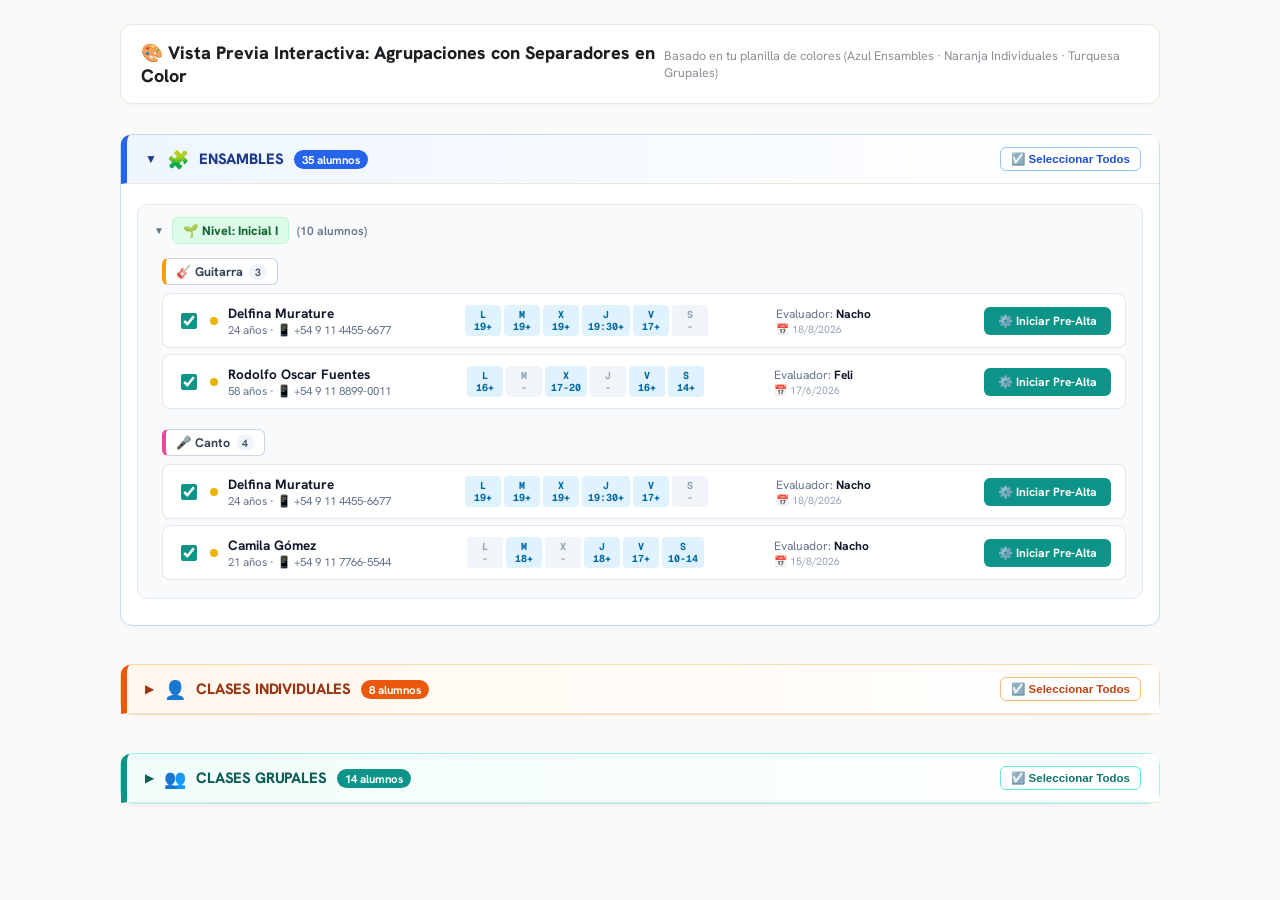
<file: mockup_preview.html>
<!DOCTYPE html>
<html lang="es">
<head>
    <meta charset="UTF-8">
    <meta name="viewport" content="width=device-width, initial-scale=1.0">
    <title>Mockup Interactivo - Agrupaciones en Color (Opción 1)</title>
    <link rel="stylesheet" href="styles.css">
    <link href="https://fonts.googleapis.com/css2?family=Hanken+Grotesk:wght@400;600;700;800&family=Geist+Mono:wght@500;600;700&display=swap" rel="stylesheet">
    <style>
        body {
            background-color: var(--bg-main, #f7f4ed);
            font-family: 'Hanken Grotesk', sans-serif;
            padding: 24px 20px;
            margin: 0;
            color: var(--text-main, #1c1a17);
        }
        .container {
            max-width: 1040px;
            margin: 0 auto;
            display: flex;
            flex-direction: column;
            gap: 16px;
        }
        .demo-header {
            background: #ffffff;
            border: 1px solid var(--border-color, #e5e0d8);
            border-radius: 12px;
            padding: 16px 20px;
            display: flex;
            justify-content: space-between;
            align-items: center;
            box-shadow: 0 2px 6px rgba(0,0,0,0.02);
        }
        .demo-title {
            font-size: 18px;
            font-weight: 800;
            color: var(--text-main, #1c1a17);
            display: flex;
            align-items: center;
            gap: 8px;
        }

        /* Nivel 1: Banners de Categoría */
        .group-card-l1 {
            border-radius: 12px;
            background: #ffffff;
            overflow: hidden;
            border: 1px solid #e2e8f0;
            box-shadow: 0 2px 6px rgba(0,0,0,0.02);
            transition: all 0.2s ease;
        }
        .group-card-l1.ensamble { border-color: #bfdbfe; }
        .group-card-l1.individuales { border-color: #fed7aa; }
        .group-card-l1.grupales { border-color: #99f6e4; }

        .group-banner-l1 {
            padding: 12px 18px;
            display: flex;
            justify-content: space-between;
            align-items: center;
            cursor: pointer;
            user-select: none;
            transition: background 0.15s ease;
        }
        .group-banner-l1:hover { filter: brightness(0.98); }
        .group-banner-l1.ensamble { background: linear-gradient(90deg, #eff6ff 0%, #ffffff 100%); border-left: 6px solid #2563eb; color: #1e3a8a; }
        .group-banner-l1.individuales { background: linear-gradient(90deg, #fff7ed 0%, #ffffff 100%); border-left: 6px solid #ea580c; color: #9a3412; }
        .group-banner-l1.grupales { background: linear-gradient(90deg, #f0fdfa 0%, #ffffff 100%); border-left: 6px solid #0d9488; color: #115e59; }

        /* Nivel 2: Nivel pedagógico */
        .group-card-l2 {
            background: #f8fafc;
            border: 1px solid #e2e8f0;
            border-radius: 10px;
            padding: 12px 16px;
            margin-bottom: 12px;
        }
        .badge-nivel {
            display: inline-flex;
            align-items: center;
            gap: 6px;
            font-size: 12.5px;
            font-weight: 800;
            padding: 4px 10px;
            border-radius: 6px;
        }
        .badge-nivel.inicial-1 { background: #dcfce7; color: #166534; border: 1px solid #bbf7d0; }
        .badge-nivel.inicial-2 { background: #ecfccb; color: #3f6212; border: 1px solid #d9f99d; }
        .badge-nivel.intermedio { background: #f3e8ff; color: #6b21a8; border: 1px solid #e9d5ff; }

        /* Nivel 3: Pill de Instrumento */
        .pill-instrumento {
            display: inline-flex;
            align-items: center;
            gap: 6px;
            background: #ffffff;
            border: 1px solid #cbd5e1;
            padding: 4px 10px;
            border-radius: 6px;
            font-size: 12.5px;
            font-weight: 700;
            color: #334155;
            margin-bottom: 8px;
            margin-top: 6px;
        }
        .pill-instrumento.guitarra { border-left: 4px solid #f59e0b; }
        .pill-instrumento.canto { border-left: 4px solid #ec4899; }
        .pill-instrumento.bateria { border-left: 4px solid #3b82f6; }
        .pill-instrumento.piano { border-left: 4px solid #8b5cf6; }

        /* Fila de Alumno Limpia */
        .mockup-alumno-row {
            background: #ffffff;
            border: 1px solid #e2e8f0;
            border-radius: 8px;
            padding: 10px 14px;
            display: flex;
            align-items: center;
            justify-content: space-between;
            gap: 12px;
            margin-bottom: 6px;
            box-shadow: 0 1px 3px rgba(0,0,0,0.02);
            transition: all 0.15s ease;
        }
        .mockup-alumno-row:hover {
            border-color: #cbd5e1;
            box-shadow: 0 3px 8px rgba(0,0,0,0.04);
        }
        .matrix-day-box {
            padding: 4px 6px;
            border-radius: 4px;
            font-size: 10px;
            font-weight: 700;
            text-align: center;
            min-width: 36px;
            font-family: 'Geist Mono', monospace;
            line-height: 1.15;
        }
        .matrix-day-box.active {
            background: #e0f2fe;
            color: #0369a1;
        }
        .matrix-day-box.empty {
            background: #f1f5f9;
            color: #94a3b8;
        }
        .btn-prealta-mock {
            background: #0d9488;
            color: #ffffff;
            border: none;
            padding: 6px 14px;
            border-radius: 6px;
            font-weight: 700;
            font-size: 12px;
            cursor: pointer;
            font-family: inherit;
            display: inline-flex;
            align-items: center;
            gap: 6px;
            transition: all 0.15s ease;
        }
        .btn-prealta-mock:hover {
            filter: brightness(0.92);
            transform: translateY(-1px);
        }
    </style>
</head>
<body>

<div class="container">

    <!-- DEMO BAR -->
    <div class="demo-header">
        <div class="demo-title">
            <span>🎨 Vista Previa Interactiva: Agrupaciones con Separadores en Color</span>
        </div>
        <div style="font-size: 12.5px; color: var(--text-muted);">
            Basado en tu planilla de colores (Azul Ensambles · Naranja Individuales · Turquesa Grupales)
        </div>
    </div>

    <!-- ============================================================ -->
    <!-- NIVEL 1: ENSAMBLE (AZUL) -->
    <!-- ============================================================ -->
    <div class="group-card-l1 ensamble">
        <div class="group-banner-l1 ensamble" onclick="toggleSec('sec-ensamble', 'ico-ensamble')">
            <div style="display:flex; align-items:center; gap:10px;">
                <span id="ico-ensamble" style="font-size:12px; transition:transform 0.2s;">▼</span>
                <span style="font-size:18px;">🧩</span>
                <span style="font-size:15px; font-weight:800; letter-spacing:-0.01em;">ENSAMBLES</span>
                <span style="background:#2563eb; color:white; font-size:11.5px; font-weight:700; padding:2px 8px; border-radius:12px;">35 alumnos</span>
            </div>
            <div>
                <button type="button" style="font-size:11.5px; font-weight:700; background:white; border:1px solid #93c5fd; color:#1d4ed8; padding:4px 10px; border-radius:6px; cursor:pointer;" onclick="event.stopPropagation();">☑️ Seleccionar Todos</button>
            </div>
        </div>

        <div id="sec-ensamble" style="padding:14px 16px; display:flex; flex-direction:column; gap:12px;">

            <!-- NIVEL 2: INICIAL I -->
            <div class="group-card-l2">
                <div style="display:flex; justify-content:space-between; align-items:center; margin-bottom:8px; cursor:pointer;" onclick="toggleSec('sec-ensamble-ini1', 'ico-ensamble-ini1')">
                    <div style="display:flex; align-items:center; gap:8px;">
                        <span id="ico-ensamble-ini1" style="font-size:10px; color:#64748b;">▼</span>
                        <span class="badge-nivel inicial-1">🌱 Nivel: Inicial I</span>
                        <span style="color:#64748b; font-size:12px; font-weight:600;">(10 alumnos)</span>
                    </div>
                </div>

                <div id="sec-ensamble-ini1">
                    <!-- NIVEL 3: GUITARRA -->
                    <div style="margin-left: 8px;">
                        <div class="pill-instrumento guitarra">
                            <span>🎸 Guitarra</span>
                            <span style="background:#f1f5f9; color:#475569; font-size:10.5px; padding:1px 6px; border-radius:8px;">3</span>
                        </div>

                        <!-- Fila 1: Delfina Murature (Guitarra) -->
                        <div class="mockup-alumno-row">
                            <div style="display:flex; align-items:center; gap:10px; min-width:220px;">
                                <input type="checkbox" checked style="width:16px; height:16px; accent-color:#0d9488; cursor:pointer;">
                                <div style="width:8px; height:8px; border-radius:50%; background:#eab308;"></div>
                                <div>
                                    <div style="font-weight:700; color:#0f172a; font-size:13.5px;">Delfina Murature</div>
                                    <div style="font-size:11.5px; color:#64748b;">24 años · 📱 +54 9 11 4455-6677</div>
                                </div>
                            </div>
                            <div style="display:flex; gap:3px;">
                                <div class="matrix-day-box active">L<br>19+</div>
                                <div class="matrix-day-box active">M<br>19+</div>
                                <div class="matrix-day-box active">X<br>19+</div>
                                <div class="matrix-day-box active">J<br>19:30+</div>
                                <div class="matrix-day-box active">V<br>17+</div>
                                <div class="matrix-day-box empty">S<br>-</div>
                            </div>
                            <div style="font-size:12px; color:#64748b; min-width:140px;">
                                <div>Evaluador: <strong style="color:#0f172a;">Nacho</strong></div>
                                <div style="font-size:10.5px; color:#94a3b8;">📅 18/8/2026</div>
                            </div>
                            <div>
                                <button class="btn-prealta-mock">⚙️ Iniciar Pre-Alta</button>
                            </div>
                        </div>

                        <!-- Fila 2: Rodolfo Fuentes -->
                        <div class="mockup-alumno-row">
                            <div style="display:flex; align-items:center; gap:10px; min-width:220px;">
                                <input type="checkbox" checked style="width:16px; height:16px; accent-color:#0d9488; cursor:pointer;">
                                <div style="width:8px; height:8px; border-radius:50%; background:#eab308;"></div>
                                <div>
                                    <div style="font-weight:700; color:#0f172a; font-size:13.5px;">Rodolfo Oscar Fuentes</div>
                                    <div style="font-size:11.5px; color:#64748b;">58 años · 📱 +54 9 11 8899-0011</div>
                                </div>
                            </div>
                            <div style="display:flex; gap:3px;">
                                <div class="matrix-day-box active">L<br>16+</div>
                                <div class="matrix-day-box empty">M<br>-</div>
                                <div class="matrix-day-box active">X<br>17-20</div>
                                <div class="matrix-day-box empty">J<br>-</div>
                                <div class="matrix-day-box active">V<br>16+</div>
                                <div class="matrix-day-box active">S<br>14+</div>
                            </div>
                            <div style="font-size:12px; color:#64748b; min-width:140px;">
                                <div>Evaluador: <strong style="color:#0f172a;">Feli</strong></div>
                                <div style="font-size:10.5px; color:#94a3b8;">📅 17/6/2026</div>
                            </div>
                            <div>
                                <button class="btn-prealta-mock">⚙️ Iniciar Pre-Alta</button>
                            </div>
                        </div>
                    </div>

                    <!-- NIVEL 3: CANTO (DESDOBLE MULTI-INSTRUMENTO) -->
                    <div style="margin-left: 8px; margin-top: 14px;">
                        <div class="pill-instrumento canto">
                            <span>🎤 Canto</span>
                            <span style="background:#f1f5f9; color:#475569; font-size:10.5px; padding:1px 6px; border-radius:8px;">4</span>
                        </div>

                        <!-- Fila 1: Delfina Murature (Canto - Desdoblada) -->
                        <div class="mockup-alumno-row">
                            <div style="display:flex; align-items:center; gap:10px; min-width:220px;">
                                <input type="checkbox" checked style="width:16px; height:16px; accent-color:#0d9488; cursor:pointer;">
                                <div style="width:8px; height:8px; border-radius:50%; background:#eab308;"></div>
                                <div>
                                    <div style="font-weight:700; color:#0f172a; font-size:13.5px;">Delfina Murature</div>
                                    <div style="font-size:11.5px; color:#64748b;">24 años · 📱 +54 9 11 4455-6677</div>
                                </div>
                            </div>
                            <div style="display:flex; gap:3px;">
                                <div class="matrix-day-box active">L<br>19+</div>
                                <div class="matrix-day-box active">M<br>19+</div>
                                <div class="matrix-day-box active">X<br>19+</div>
                                <div class="matrix-day-box active">J<br>19:30+</div>
                                <div class="matrix-day-box active">V<br>17+</div>
                                <div class="matrix-day-box empty">S<br>-</div>
                            </div>
                            <div style="font-size:12px; color:#64748b; min-width:140px;">
                                <div>Evaluador: <strong style="color:#0f172a;">Nacho</strong></div>
                                <div style="font-size:10.5px; color:#94a3b8;">📅 18/8/2026</div>
                            </div>
                            <div>
                                <button class="btn-prealta-mock">⚙️ Iniciar Pre-Alta</button>
                            </div>
                        </div>

                        <!-- Fila 2: Camila Gómez -->
                        <div class="mockup-alumno-row">
                            <div style="display:flex; align-items:center; gap:10px; min-width:220px;">
                                <input type="checkbox" checked style="width:16px; height:16px; accent-color:#0d9488; cursor:pointer;">
                                <div style="width:8px; height:8px; border-radius:50%; background:#eab308;"></div>
                                <div>
                                    <div style="font-weight:700; color:#0f172a; font-size:13.5px;">Camila Gómez</div>
                                    <div style="font-size:11.5px; color:#64748b;">21 años · 📱 +54 9 11 7766-5544</div>
                                </div>
                            </div>
                            <div style="display:flex; gap:3px;">
                                <div class="matrix-day-box empty">L<br>-</div>
                                <div class="matrix-day-box active">M<br>18+</div>
                                <div class="matrix-day-box empty">X<br>-</div>
                                <div class="matrix-day-box active">J<br>18+</div>
                                <div class="matrix-day-box active">V<br>17+</div>
                                <div class="matrix-day-box active">S<br>10-14</div>
                            </div>
                            <div style="font-size:12px; color:#64748b; min-width:140px;">
                                <div>Evaluador: <strong style="color:#0f172a;">Nacho</strong></div>
                                <div style="font-size:10.5px; color:#94a3b8;">📅 15/8/2026</div>
                            </div>
                            <div>
                                <button class="btn-prealta-mock">⚙️ Iniciar Pre-Alta</button>
                            </div>
                        </div>
                    </div>
                </div>
            </div>

        </div>
    </div>

    <!-- ============================================================ -->
    <!-- NIVEL 1: CLASES INDIVIDUALES (NARANJA) -->
    <!-- ============================================================ -->
    <div class="group-card-l1 individuales">
        <div class="group-banner-l1 individuales" onclick="toggleSec('sec-indiv', 'ico-indiv')">
            <div style="display:flex; align-items:center; gap:10px;">
                <span id="ico-indiv" style="font-size:12px; transition:transform 0.2s;">▶</span>
                <span style="font-size:18px;">👤</span>
                <span style="font-size:15px; font-weight:800; letter-spacing:-0.01em;">CLASES INDIVIDUALES</span>
                <span style="background:#ea580c; color:white; font-size:11.5px; font-weight:700; padding:2px 8px; border-radius:12px;">8 alumnos</span>
            </div>
            <div>
                <button type="button" style="font-size:11.5px; font-weight:700; background:white; border:1px solid #fdba74; color:#c2410c; padding:4px 10px; border-radius:6px; cursor:pointer;" onclick="event.stopPropagation();">☑️ Seleccionar Todos</button>
            </div>
        </div>
        <div id="sec-indiv" style="display:none; padding:14px 16px;">
            <p style="color:var(--text-muted); font-size:13px; margin:0;">Alumnos individuales colapsados...</p>
        </div>
    </div>

    <!-- ============================================================ -->
    <!-- NIVEL 1: CLASES GRUPALES (TURQUESA) -->
    <!-- ============================================================ -->
    <div class="group-card-l1 grupales">
        <div class="group-banner-l1 grupales" onclick="toggleSec('sec-grup', 'ico-grup')">
            <div style="display:flex; align-items:center; gap:10px;">
                <span id="ico-grup" style="font-size:12px; transition:transform 0.2s;">▶</span>
                <span style="font-size:18px;">👥</span>
                <span style="font-size:15px; font-weight:800; letter-spacing:-0.01em;">CLASES GRUPALES</span>
                <span style="background:#0d9488; color:white; font-size:11.5px; font-weight:700; padding:2px 8px; border-radius:12px;">14 alumnos</span>
            </div>
            <div>
                <button type="button" style="font-size:11.5px; font-weight:700; background:white; border:1px solid #5eead4; color:#0f766e; padding:4px 10px; border-radius:6px; cursor:pointer;" onclick="event.stopPropagation();">☑️ Seleccionar Todos</button>
            </div>
        </div>
        <div id="sec-grup" style="display:none; padding:14px 16px;">
            <p style="color:var(--text-muted); font-size:13px; margin:0;">Alumnos de clases grupales colapsados...</p>
        </div>
    </div>

</div>

<script>
    function toggleSec(contentId, iconId) {
        const el = document.getElementById(contentId);
        const ico = document.getElementById(iconId);
        if (!el) return;
        const isHidden = el.style.display === 'none';
        el.style.display = isHidden ? 'flex' : 'none';
        if (ico) ico.textContent = isHidden ? '▼' : '▶';
    }
</script>

</body>
</html>
</file>
<file: styles.css>
/* =======================================================================
   VARIABLES Y ESTILOS BASE (NUEVO DISEÑO V3.5)
   ======================================================================= */
:root {
    --bg-main: #fbfaf8;
    --bg-sidebar: #ffffff;
    --border-color: #ece6dc;
    --text-main: #1c1f22;
    --text-muted: #8a9097;
    --text-light: #b3aa9a;
    --accent-blue: #1f5491;
    --accent-teal: #007b8f;
    --accent-purple: #7d5ba6;
    --accent-red: #c2563b;
    --hover-bg: #faf8f3;
    --item-bg: #ffffff;
}

/* Base Responsive */
body {
    font-family: 'Hanken Grotesk', sans-serif;
    font-size: 14px;
    background-color: var(--bg-main);
    color: var(--text-main);
    margin: 0;
    display: flex;
    height: 100vh;
    width: 100vw;
    overflow: hidden;
    -webkit-font-smoothing: antialiased;
}

* { box-sizing: border-box; }

::-webkit-scrollbar { width: 8px; height: 8px; }
::-webkit-scrollbar-thumb { background: #d9d2c5; border-radius: 6px; }
::-webkit-scrollbar-track { background: transparent; }

/* =======================================================================
   LOGIN
   ======================================================================= */
#login-container { 
    position: fixed; top: 0; left: 0; width: 100vw; height: 100vh; 
    display: flex; justify-content: center; align-items: center; 
    background-color: #ffffff; z-index: 9999; 
}
.login-card { 
    background-color: #f4f6f9; padding: 32px 36px; border-radius: 20px; 
    display: flex; flex-direction: column; align-items: center; text-align: center;
    box-shadow: 0 8px 30px rgba(0,0,0,0.06); border: 1px solid var(--border-color); 
    width: 380px; max-width: 90%; box-sizing: border-box;
}
.btn-google-login { 
    background-color: #ffffff; color: #3c4043; border: 1px solid #dadce0; 
    padding: 10px 24px; border-radius: 8px; cursor: pointer; font-weight: 600; 
    font-family: inherit; font-size: 14px; display: flex; align-items: center; 
    transition: background-color 0.2s, box-shadow 0.2s; 
}
.btn-google-login:hover { background-color: #f8f9fa; box-shadow: 0 1px 3px rgba(60,64,67,0.1); }

.btn-toggle-eye {
    filter: grayscale(100%);
    opacity: 0.55;
    transition: opacity 0.2s;
}
.btn-toggle-eye:hover {
    opacity: 0.95;
}

/* =======================================================================
   SIDEBAR Y MENÚ
   ======================================================================= */
#sidebar { 
    width: 260px; 
    min-width: 260px; 
    background-color: var(--bg-sidebar); 
    border-right: 1px solid var(--border-color); 
    padding: 20px 15px; 
    display: flex; 
    flex-direction: column; 
    flex-shrink: 0; 
    overflow-y: auto; 
    transition: width 0.25s ease, min-width 0.25s ease, padding 0.25s ease, margin-left 0.25s ease, transform 0.25s ease; 
}

#sidebar.collapsed {
    width: 0 !important;
    min-width: 0 !important;
    padding: 0 !important;
    border-right: none !important;
    overflow: hidden !important;
    margin-left: -1px;
}

.btn-nuevo-sidebar {
    background: var(--accent-teal); color: white; border: none; border-radius: 10px;
    padding: 12px; font-family: inherit; font-weight: 700; font-size: 14px;
    cursor: pointer; box-shadow: 0 4px 10px rgba(0, 123, 143, 0.2); transition: 0.2s; width: 100%;
}
.btn-nuevo-sidebar:hover { filter: brightness(0.95); transform: translateY(-1px); }
.nav-item { 
    padding: 10px 12px; 
    color: var(--text-main); 
    text-decoration: none; 
    display: flex; 
    align-items: center; 
    gap: 8px; 
    border-radius: 10px; 
    margin-bottom: 2px; 
    cursor: pointer; 
    transition: all 0.2s ease; 
    font-weight: 600; 
    font-size: 13.5px; 
}
.nav-item:hover { background-color: var(--hover-bg); }
.nav-item.active { 
    background-color: rgba(0, 123, 143, 0.1); 
    color: var(--accent-teal); 
    font-weight: 700; 
}
.nav-icon { font-size: 1.1em; filter: grayscale(100%) opacity(70%); transition: 0.2s; }
.nav-item.active .nav-icon { filter: none; transform: scale(1.08); }
.nav-divider { height: 1px; background: var(--border-color); margin: 10px 6px; }
.nav-accordion summary { list-style: none; outline: none; }
.nav-accordion summary::-webkit-details-marker { display: none; }
.nav-submenu { margin-left: 15px; border-left: 1px solid var(--border-color); padding-left: 8px; margin-top: 4px; margin-bottom:8px; }
.sub-item { padding: 8px 12px; font-weight: 500; font-size: 13px; color: var(--text-muted); }
.sub-item:hover { color: var(--text-main); }
.sub-item.active { color: var(--accent-teal); background:transparent; font-weight:700; }
.nav-item-small { 
    padding: 8px 12px; 
    color: var(--text-muted); 
    font-weight: 500; 
    font-size: 12.5px; 
    cursor: pointer; 
    border-radius: 8px; 
    display: flex; 
    align-items: center; 
    gap: 6px; 
    transition: all 0.2s ease;
}
.nav-item-small:hover { background-color: var(--hover-bg); color: var(--text-main); }
.nav-item-small.active {
    background-color: rgba(0, 123, 143, 0.1);
    color: var(--accent-teal);
    font-weight: 700;
}
.nav-item-small.active .nav-icon { filter: none; }
.btn-logout { background:transparent; color:var(--accent-red); border:1px solid rgba(194, 86, 59, 0.3); padding:8px; border-radius:8px; cursor:pointer; font-size:12px; font-weight:600; font-family:inherit; transition:0.2s; }
.btn-logout:hover { background: rgba(194, 86, 59, 0.05); }

.nav-badge {
    margin-left: auto;
    background: #e9e5de;
    color: var(--text-main);
    font-size: 11px;
    font-weight: 700;
    padding: 2px 7px;
    border-radius: 10px;
    font-family: 'Geist Mono', monospace;
    transition: 0.2s;
}
.nav-item.active .nav-badge {
    background: var(--accent-teal);
    color: white;
}

/* =======================================================================
   SEGMENTED TABS (SUB-TABS SUPERIORES)
   ======================================================================= */
.segmented-tabs-wrapper {
    margin-bottom: 18px;
    display: flex;
    align-items: center;
    overflow-x: auto;
    padding-bottom: 2px;
}
.segmented-tabs-bar {
    display: inline-flex;
    background: #ebe5dc;
    padding: 4px;
    border-radius: 12px;
    gap: 4px;
    border: 1px solid var(--border-color);
}
.segmented-tab-btn {
    display: flex;
    align-items: center;
    gap: 6px;
    padding: 7px 15px;
    border: none;
    border-radius: 8px;
    background: transparent;
    color: var(--text-muted);
    font-weight: 600;
    font-size: 13px;
    font-family: inherit;
    cursor: pointer;
    transition: all 0.18s ease;
    white-space: nowrap;
}
.segmented-tab-btn:hover {
    color: var(--text-main);
    background: rgba(255, 255, 255, 0.6);
}
.segmented-tab-btn.active {
    background: #ffffff;
    color: var(--text-main);
    box-shadow: 0 2px 5px rgba(0, 0, 0, 0.06);
    font-weight: 700;
}
.segmented-tab-btn.active .tab-badge {
    background: var(--accent-teal);
    color: #ffffff;
}
.tab-badge {
    background: rgba(0, 0, 0, 0.08);
    color: var(--text-muted);
    font-size: 11px;
    padding: 1px 6px;
    border-radius: 10px;
    font-family: 'Geist Mono', monospace;
    font-weight: 700;
    transition: 0.2s;
}

/* BOTTOM NAV (Mobile Only) */
.bottom-nav { display: none; }

/* =======================================================================
   MAIN CONTENT Y FILTROS
   ======================================================================= */
#main-content { 
    flex-grow: 1; padding: 24px 32px; overflow-y: auto; overflow-x: hidden;
    background-color: var(--bg-main); position: relative; width: 100%;
}
.resumen-section-title { font-size: 1.2em; font-weight: 700; margin: 10px 0 15px 0; padding-bottom: 5px; border-bottom: 2px solid var(--border-color); }
.filter-chip { padding: 5px 12px; border: 1px solid var(--border-color); border-radius: 20px; font-size: 12.5px; font-weight:600; color: var(--text-muted); background: white; cursor: pointer; transition: 0.18s ease; font-family: inherit; display: inline-flex; align-items: center; gap: 4px; user-select: none; }
.filter-chip:hover { border-color: #d9d2c5; color: var(--text-main); transform: translateY(-1px); }
.filter-chip.active { background: var(--accent-teal); color: white; border-color: var(--accent-teal); box-shadow: 0 2px 5px rgba(0,123,143,0.25); }
.filter-chip.active.active-nivel { background: #16a34a; border-color: #16a34a; box-shadow: 0 2px 5px rgba(22,163,74,0.25); }
.filter-chip.active.active-susc { background: #2563eb; border-color: #2563eb; box-shadow: 0 2px 5px rgba(37,99,235,0.25); }
.filter-chip.active.active-eval { background: #0284c7; border-color: #0284c7; box-shadow: 0 2px 5px rgba(2,132,199,0.25); }
.filter-alarm { background: white; }
.filter-alarm.active { background: var(--hover-bg); color: var(--text-main) !important; border-color: var(--text-main) !important; }

/* BOTON Y POPOVER DE FILTROS DESPLEGABLES */
.btn-filtros-trigger {
    display: inline-flex;
    align-items: center;
    gap: 6px;
    padding: 6px 14px;
    background: #ffffff;
    border: 1px solid var(--border-color);
    border-radius: 20px;
    font-size: 13px;
    font-weight: 600;
    color: var(--text-main);
    cursor: pointer;
    transition: all 0.2s ease;
    font-family: inherit;
}
.btn-filtros-trigger:hover, .btn-filtros-trigger.open {
    border-color: var(--accent-teal);
    background: var(--hover-bg);
}
.btn-filtros-trigger.has-active {
    border-color: var(--accent-teal);
    color: var(--accent-teal);
    background: #f0fdfa;
}

.btn-trigger-bicicletas {
    border-color: #d8b4fe !important;
    background: #faf5ff !important;
    color: #7e22ce !important;
    font-weight: 700;
}
.btn-trigger-bicicletas:hover {
    border-color: #9333ea !important;
    background: #f3e8ff !important;
    color: #6b21a8 !important;
    transform: translateY(-1px);
}
.badge-count-bicicletas {
    background: #9333ea;
    color: #ffffff;
    font-size: 11px;
    font-weight: 800;
    padding: 1px 7px;
    border-radius: 10px;
}
.highlight-panel-target {
    animation: highlightPulse 1.6s ease-out;
}
@keyframes highlightPulse {
    0% {
        box-shadow: 0 0 0 6px rgba(147, 51, 234, 0.45);
        transform: scale(1.008);
    }
    100% {
        box-shadow: 0 2px 8px rgba(147, 51, 234, 0.04);
        transform: scale(1);
    }
}

.dropdown-filtros-menu {
    animation: fadeInFilters 0.15s ease-out;
}
@keyframes fadeInFilters {
    from { opacity: 0; transform: translateY(-4px); }
    to { opacity: 1; transform: translateY(0); }
}

.active-filter-badge {
    display: inline-flex;
    align-items: center;
    gap: 6px;
    padding: 4px 10px;
    border-radius: 16px;
    font-size: 12px;
    font-weight: 600;
    background: #f1f5f9;
    color: #334155;
    border: 1px solid #cbd5e1;
    transition: all 0.15s ease;
}
.active-filter-badge.tag-inst {
    background: #f0fdfa;
    color: #0f766e;
    border-color: #99f6e4;
}
.active-filter-badge.tag-nivel {
    background: #f0fdf4;
    color: #166534;
    border-color: #bbf7d0;
}
.active-filter-badge.tag-susc {
    background: #eff6ff;
    color: #1e40af;
    border-color: #bfdbfe;
}
.active-filter-badge .btn-remove-filter {
    background: none;
    border: none;
    cursor: pointer;
    font-size: 12px;
    line-height: 1;
    color: inherit;
    opacity: 0.6;
    padding: 0;
    display: flex;
    align-items: center;
    justify-content: center;
    margin-left: 2px;
}
.active-filter-badge .btn-remove-filter:hover {
    opacity: 1;
    transform: scale(1.2);
}

/* =======================================================================
   BOTÓN CIRCULAR DE CONTACTO (SEGUIMIENTOS)
   ======================================================================= */
.col-contacto-circulo {
    display: inline-flex;
    flex-direction: column;
    align-items: center;
    justify-content: flex-start;
    text-align: center;
    width: 72px;
    min-width: 72px;
    max-width: 72px;
    gap: 2px;
    user-select: none;
    flex-shrink: 0;
}

.circle-contact-btn-wrap {
    height: 18px;
    display: flex;
    align-items: center;
    justify-content: center;
    width: 100%;
}

.col-status-wrapper:has(.col-contacto-circulo),
.row-content-wrapper > .col-status-wrapper:has(.col-contacto-circulo) {
    flex: 0 0 auto !important;
    width: 72px !important;
    min-width: 72px !important;
    max-width: 72px !important;
    margin-left: auto !important;
}

.circle-contact-btn {
    display: inline-flex;
    align-items: center;
    justify-content: center;
    border-radius: 50%;
    cursor: pointer;
    user-select: none;
    transition: all 0.22s cubic-bezier(0.4, 0, 0.2, 1);
    box-sizing: border-box;
    line-height: 1;
}

/* Estado Sin contactar: amarillo claro para advertir */
.circle-contact-btn.uncontacted {
    width: 22px;
    height: 22px;
    background-color: #fef3c7;
    border: 1.5px solid #fde68a;
    color: #92400e;
    font-size: 11.5px;
    box-shadow: 0 1px 2px rgba(217, 119, 6, 0.12);
}

.circle-contact-btn.uncontacted:hover {
    background-color: #fde68a;
    border-color: #fcd34d;
    transform: scale(1.1);
}

/* Estado Contactado: más pequeño, verde, alineado con Prox. Contacto */
.circle-contact-btn.contacted {
    width: 16px;
    height: 16px;
    background-color: #10b981;
    border: 1px solid #059669;
    color: #ffffff;
    font-size: 9.5px;
    font-weight: 800;
    box-shadow: 0 1px 3px rgba(16, 185, 129, 0.25);
}

.circle-contact-btn.contacted:hover {
    background-color: #059669;
    transform: scale(1.15);
}

.circle-date-sub {
    font-size: 11.5px;
    font-weight: 600;
    color: #047857;
    cursor: pointer;
    line-height: 1.2;
    transition: all 0.15s ease;
    white-space: nowrap;
    text-align: center;
    display: block;
    width: 100%;
}

.circle-date-sub:hover {
    text-decoration: underline;
    color: #065f46;
}

.circle-date-empty {
    height: 14px;
    width: 100%;
}

/* Compatibilidad chip contactado */
.btn-chip-contactado {
    display: inline-flex;
    align-items: center;
    gap: 4px;
    font-size: 11px;
    font-weight: 700;
    padding: 2.5px 10px;
    border-radius: 14px;
    cursor: pointer;
    transition: all 0.2s ease;
    border: 1px solid #cbd5e1;
    background: #f8fafc;
    color: #64748b;
    font-family: inherit;
    user-select: none;
    box-shadow: 0 1px 2px rgba(0,0,0,0.03);
    outline: none;
}
.btn-chip-contactado:hover {
    filter: brightness(0.97);
    transform: translateY(-0.5px);
}
.btn-chip-contactado.active {
    border-color: #6ee7b7 !important;
    background: #ecfdf5 !important;
    color: #047857 !important;
}
.btn-chip-contactado.active:hover {
    background: #d1fae5 !important;
    border-color: #34d399 !important;
}

.group-header { font-size: 15px; font-weight: 800; color: var(--text-main); margin: 24px 0 10px 0; display: flex; align-items: center; gap: 8px; letter-spacing: -0.01em; }
.group-count { background: #e9e5de; color: var(--text-muted); font-size: 11px; padding: 2px 6px; border-radius: 10px; font-family: 'Geist Mono', monospace; font-weight:500; }

/* AGRUPACIONES JERÁRQUICAS CON COLORES (OPCIÓN 1) */
.group-card-l1 {
    border-radius: 12px;
    background: #ffffff;
    overflow: visible !important;
    border: 1px solid var(--border-color);
    box-shadow: 0 2px 8px rgba(0,0,0,0.02);
    margin-top: 14px;
    margin-bottom: 6px;
    transition: all 0.2s ease;
    position: relative;
    z-index: 1;
}
.group-card-l1:hover,
.group-card-l1:has(.dropdown-menu-wrapper.show),
.group-card-l1.has-open-dropdown {
    z-index: 100 !important;
}
.group-banner-l1 {
    border-top-left-radius: 11px;
    border-top-right-radius: 11px;
    padding: 12px 18px;
    display: flex;
    justify-content: space-between;
    align-items: center;
    cursor: pointer;
    user-select: none;
    transition: filter 0.15s ease;
}
.group-banner-l1:hover { filter: brightness(0.98); }

.group-card-l2 {
    background: #fdfbf7;
    border: 1px solid var(--border-color);
    border-radius: 10px;
    padding: 10px 14px;
    margin-top: 6px;
    margin-bottom: 8px;
    overflow: visible !important;
    position: relative;
    z-index: 1;
}
.group-card-l2:hover,
.group-card-l2:has(.dropdown-menu-wrapper.show),
.group-card-l2.has-open-dropdown {
    z-index: 100 !important;
}
.badge-nivel {
    display: inline-flex;
    align-items: center;
    gap: 6px;
    font-size: 12px;
    font-weight: 800;
    padding: 3px 9px;
    border-radius: 6px;
}
.badge-nivel.inicial-1 { background: #dcfce7; color: #166534; border: 1px solid #bbf7d0; }
.badge-nivel.inicial-2 { background: #ecfccb; color: #3f6212; border: 1px solid #d9f99d; }
.badge-nivel.intermedio { background: #f3e8ff; color: #6b21a8; border: 1px solid #e9d5ff; }
.badge-nivel.avanzado { background: #ffe4e6; color: #9f1239; border: 1px solid #fecdd3; }

.pill-instrumento {
    display: inline-flex;
    align-items: center;
    gap: 6px;
    background: #ffffff;
    border: 1px solid var(--border-color);
    padding: 4px 10px;
    border-radius: 6px;
    font-size: 12.5px;
    font-weight: 700;
    color: var(--text-main);
    margin-bottom: 8px;
    margin-top: 6px;
}
.pill-instrumento.guitarra { border-left: 4px solid #f59e0b; }
.pill-instrumento.canto { border-left: 4px solid #ec4899; }
.pill-instrumento.bateria { border-left: 4px solid #3b82f6; }
.pill-instrumento.piano { border-left: 4px solid #8b5cf6; }
.pill-instrumento.bajo { border-left: 4px solid #10b981; }
.pill-instrumento.cajon { border-left: 4px solid #f97316; }

/* BULK ACTIONS BAR */
#bulk-actions-bar {
    position: fixed; bottom: 30px; left: 50%; transform: translateX(-50%);
    background: var(--text-main); color: white; padding: 12px 24px;
    border-radius: 30px; z-index: 1000; display: flex; gap: 15px; align-items: center;
    box-shadow: 0 10px 25px rgba(0,0,0,0.2); font-weight: 600; font-size: 14px;
}
#bulk-actions-bar button { font-family: inherit; font-weight: 700; font-size: 13px; cursor: pointer; border: none; padding: 6px 14px; border-radius: 20px; transition: 0.2s;}
#btn-bulk-suspender { background: var(--accent-red); color: white; }
#btn-bulk-suspender:hover { filter: brightness(0.9); }
#btn-bulk-cancelar { background: transparent; color: white; border: 1px solid rgba(255,255,255,0.4) !important; }
#btn-bulk-cancelar:hover { background: rgba(255,255,255,0.1); }

/* =======================================================================
   FILAS DE DATOS Y GESTOS (SWIPE)
   ======================================================================= */
.lista-filas { display:flex; flex-direction:column; gap:4px; max-width: 100%; }

/* Swipe Wrapper - CORRECCIÓN DE Z-INDEX PARA EL MENÚ EN PC */
.swipe-wrapper { position: relative; width: 100%; border-radius: 10px; overflow: visible; z-index: 1; }
.swipe-wrapper:hover { z-index: 100; }
.swipe-bg-actions { display: none; } /* Oculto en PC por defecto */

.row-item { 
    background: var(--item-bg); border: 1px solid var(--border-color); border-radius: 10px; 
    padding: 6px 14px; display: flex; flex-direction: column; align-items: stretch; 
    gap: 0; cursor: pointer; transition: transform 0.2s ease-out, box-shadow 0.2s, border-color 0.2s; position:relative; width:100%; box-sizing: border-box;
    z-index: 2; /* Sobre las acciones de swipe */
}
.row-item:hover { border-color: #d9d2c5; box-shadow: 0 4px 12px rgba(0,0,0,0.03); z-index: 100; }

.abm-row { flex-direction: row !important; align-items: center !important; justify-content: space-between !important; gap: 15px !important; }

.row-content-wrapper { 
    display: flex; 
    width: 100%; 
    gap: 12px 14px; 
    align-items: center; 
    justify-content: space-between; 
    flex-wrap: wrap;
    box-sizing: border-box;
}

/* Alineación visual universal en columnas para desktop (tabulares) */
@media (min-width: 992px) {
    .row-content-wrapper {
        display: flex;
        flex-direction: row;
        align-items: center;
        gap: 14px;
        width: 100%;
        box-sizing: border-box;
    }
    .row-header {
        flex: 1 1 230px;
        min-width: 200px;
    }
    .col-status-wrapper {
        flex: 0 0 175px;
        width: 175px;
        min-width: 175px;
        display: flex;
        align-items: center;
        justify-content: center;
    }
    .row-disp-grid-wrapper {
        flex: 0 0 252px;
        width: 252px;
        min-width: 252px;
        display: flex;
        justify-content: center;
    }
    .row-content-wrapper > .admision-checklist-wrapper,
    .row-content-wrapper > .alta-checklist-wrapper {
        flex: 0 0 252px;
        width: 252px;
        min-width: 252px;
        max-width: 252px;
        height: auto;
    }
    .row-meta {
        flex: 0 0 160px;
        width: 160px;
        min-width: 160px;
        max-width: 175px;
    }
    .row-actions-group {
        flex: 0 0 auto;
        min-width: 175px;
        display: flex;
        justify-content: flex-end;
        align-items: center;
        margin-left: auto;
    }
    .row-content-wrapper:has(.col-contacto-circulo) .row-meta {
        flex: 0 0 auto !important;
        width: auto !important;
        min-width: unset !important;
        max-width: unset !important;
        margin-left: 0 !important;
    }
    .row-content-wrapper:has(.col-contacto-circulo) .row-actions-group,
    .row-actions-group:not(:has(.row-quick-btn)) {
        min-width: auto !important;
        width: auto !important;
        margin-left: 0 !important;
    }
}

.alta-checklist-wrapper,
.admision-checklist-wrapper {
    height: auto !important;
    min-height: auto !important;
    box-sizing: border-box;
}

.group-member-info .alta-checklist-wrapper {
    flex: none !important;
    width: 100% !important;
    height: auto !important;
    min-height: auto !important;
    margin-top: 6px !important;
    margin-bottom: 2px !important;
}

.row-header { 
    display: flex; 
    align-items: center; 
    gap: 12px; 
    flex: 1 1 200px; 
    min-width: 170px; 
    max-width: 100%;
}
.bulk-chk { width: 18px; height: 18px; cursor: pointer; accent-color: var(--accent-teal); margin: 0; flex-shrink:0; }
.row-indicator { width: 8px; height: 8px; border-radius: 50%; flex-shrink: 0; }

.row-main-info { display:flex; flex-direction:column; gap:2px; min-width: 0; }
.row-name { display: flex; align-items: center; gap: 6px; flex-wrap: wrap; font-size: 14.5px; font-weight: 700; color: var(--text-main); }
.row-sub { font-size: 12.5px; color: var(--text-muted); display:flex; gap:6px; align-items:center; flex-wrap:wrap; }

.col-status-wrapper {
    flex: 0 1 auto;
    min-width: 120px;
    display: flex;
    align-items: center;
    justify-content: flex-start;
    padding-right: 4px;
}

.row-disp-grid-wrapper {
    flex: 0 1 auto;
    max-width: 250px;
    display: flex;
    justify-content: center;
}
.row-disp-grid { 
    display: grid; 
    grid-template-columns: repeat(6, 38px); 
    gap: 3px; 
    align-items: center; 
}
.disp-box { 
    width: 38px; 
    padding: 2px 1px; 
    height: auto; 
    min-height: 38px; 
    border-radius: 6px; 
    background: #f3efe7; 
    display: flex; 
    flex-direction: column; 
    align-items: center; 
    justify-content: center; 
    font-weight: 700; 
    color: var(--text-light); 
    transition: 0.2s; 
}
.disp-box.active { background: #e4f2f4; color: var(--accent-teal); }
.disp-day { font-size: 9.5px; font-family: 'Hanken Grotesk'; margin-bottom:1px; }
.disp-time { font-family: 'Geist Mono', monospace; font-size: 8.5px; font-weight: 700; text-align: center; letter-spacing: -0.02em; line-height: 1.15; word-break: break-word; }

.row-meta { 
    display: flex; 
    flex-direction: column; 
    align-items: flex-start; 
    text-align: left; 
    gap: 2px; 
    flex: 0 1 auto; 
    min-width: 80px; 
    max-width: 160px; 
    font-size: 11.5px; 
    color: var(--text-muted); 
}
.row-meta strong { color: var(--text-main); font-weight: 700; }

.btn-row-action { 
    background: #ffffff; 
    border: 1px solid var(--border-color); 
    font-size: 13px; 
    font-weight: 700;
    color: var(--text-muted); 
    cursor: pointer; 
    padding: 4px 9px; 
    border-radius: 20px; 
    transition: 0.15s ease;
    display: inline-flex;
    align-items: center;
    justify-content: center;
    box-shadow: 0 1px 2px rgba(0,0,0,0.02);
}
.btn-row-action:hover { 
    background: var(--hover-bg); 
    color: var(--text-main); 
    border-color: #d9d2c5;
    transform: translateY(-1px);
}

.row-actions-group {
    display: flex;
    align-items: center;
    gap: 8px;
    flex: 0 0 auto;
    min-width: auto;
    margin-left: auto;
    flex-wrap: nowrap;
    justify-content: flex-end;
}
.row-quick-btns-col {
    display: flex;
    flex-direction: column;
    gap: 5px;
    align-items: stretch;
    justify-content: center;
}
.row-quick-btn {
    display: inline-flex;
    align-items: center;
    justify-content: center;
    gap: 5px;
    padding: 5px 12px;
    border-radius: 20px;
    font-size: 11.5px;
    font-weight: 700;
    font-family: inherit;
    cursor: pointer;
    border: 1px solid var(--border-color);
    background: #ffffff;
    color: var(--accent-teal);
    transition: all 0.15s ease;
    white-space: nowrap;
    text-decoration: none;
    box-shadow: 0 1px 2px rgba(0,0,0,0.02);
}
.row-quick-btn:hover {
    border-color: #d9d2c5;
    background: var(--hover-bg);
    transform: translateY(-1px);
    box-shadow: 0 2px 5px rgba(0,0,0,0.06);
}
.row-quick-btn.primary {
    color: var(--accent-teal);
    border-color: rgba(0, 123, 143, 0.25);
    background: #ffffff;
}
.row-quick-btn.primary:hover {
    background: rgba(0, 123, 143, 0.05);
    border-color: var(--accent-teal);
}
.row-quick-btn.success {
    color: #16a34a;
    border-color: rgba(22, 163, 74, 0.3);
    background: #ffffff;
}
.row-quick-btn.success:hover {
    background: rgba(22, 163, 74, 0.08);
    border-color: #16a34a;
}
.row-quick-btn.secondary {
    color: var(--text-muted);
    border-color: var(--border-color);
    background: #ffffff;
}
.row-quick-btn.secondary:hover {
    background: var(--hover-bg);
    color: var(--text-main);
    border-color: #d9d2c5;
}
.row-quick-btn.danger {
    color: var(--accent-red);
    border-color: rgba(194, 86, 59, 0.3);
    background: #ffffff;
    padding: 5px 8px;
}
.row-quick-btn.danger:hover {
    background: rgba(194, 86, 59, 0.08);
    border-color: var(--accent-red);
}

/* =======================================================================
   MENÚ DESPLEGABLE DE ACCIONES (CLICK-TO-TOGGLE)
   ======================================================================= */
.alumno-actions { position: relative; z-index: 1001; }
.row-item:has(.dropdown-menu-wrapper.show),
.swipe-wrapper:has(.dropdown-menu-wrapper.show),
.group-member-row:has(.dropdown-menu-wrapper.show),
.group-box-card:has(.dropdown-menu-wrapper.show),
.dash-apartado-container:has(.dropdown-menu-wrapper.show),
.eval-card-group:has(.dropdown-menu-wrapper.show),
.row-item.has-open-dropdown,
.swipe-wrapper.has-open-dropdown,
.group-member-row.has-open-dropdown,
.group-box-card.has-open-dropdown,
.dash-apartado-container.has-open-dropdown,
.eval-card-group.has-open-dropdown {
    z-index: 1000 !important;
    overflow: visible !important;
}
.dropdown-menu-wrapper { 
    display: none; position: absolute; top: 100%; right: 0; 
    padding-top: 6px; z-index: 10002 !important; min-width: 220px; 
}
.dropdown-menu-wrapper.dropup {
    top: auto;
    bottom: 100%;
    padding-top: 0;
    padding-bottom: 6px;
}
.dropdown-menu-wrapper.show { 
    display: block !important; 
    animation: fadeInMenu 0.15s ease-out;
    z-index: 10002 !important;
}
.dropdown-menu-wrapper.dropup.show {
    animation: fadeInMenuDropup 0.15s ease-out;
}
@keyframes fadeInMenuDropup {
    from { opacity: 0; transform: translateY(4px); }
    to { opacity: 1; transform: translateY(0); }
}
@keyframes fadeInMenu {
    from { opacity: 0; transform: translateY(-4px); }
    to { opacity: 1; transform: translateY(0); }
}
.dropdown-menu { 
    background-color: #ffffff; 
    border: 1px solid var(--border-color); 
    border-radius: 12px; 
    box-shadow: 0 10px 30px rgba(0,0,0,0.12), 0 2px 6px rgba(0,0,0,0.04); 
    display: flex; 
    flex-direction: column; 
    padding: 6px; 
    gap: 2px; 
    position: relative; 
    z-index: 10003 !important;
    min-width: 220px;
}
.dropdown-item, .btn-action-primary, .btn-action-neutral { 
    display: flex;
    align-items: center;
    gap: 9px;
    background: transparent; 
    color: #334155; 
    border: none; 
    padding: 8px 12px; 
    border-radius: 8px; 
    cursor: pointer; 
    font-family: inherit; 
    font-size: 13px; 
    font-weight: 600; 
    text-align: left; 
    transition: background 0.12s, color 0.12s; 
    width: 100%; 
    box-sizing: border-box;
}
.dropdown-item:hover, .btn-action-primary:hover, .btn-action-neutral:hover { 
    background: var(--hover-bg); 
    color: var(--text-main); 
    transform: none; 
    filter: none;
}
.dropdown-item.highlight, .btn-action-primary {
    color: var(--accent-teal);
    font-weight: 700;
}
.dropdown-item.highlight:hover, .btn-action-primary:hover {
    background: #e6f5f7;
}
.dropdown-item.danger {
    color: var(--accent-red);
}
.dropdown-item.danger:hover {
    background: #fdf2ee;
}

/* =======================================================================
   SISTEMA UNIFICADO DE BOTONES (V5.4.0)
   ======================================================================= */
.btn-app {
    font-family: var(--font-family, 'Hanken Grotesk', sans-serif);
    font-weight: 600;
    display: inline-flex;
    align-items: center;
    justify-content: center;
    gap: 7px;
    cursor: pointer;
    border: 1px solid transparent;
    text-decoration: none;
    transition: all 0.18s cubic-bezier(0.4, 0, 0.2, 1);
    user-select: none;
    white-space: nowrap;
    box-sizing: border-box;
    outline: none;
}
.btn-app:active {
    transform: scale(0.98);
}
.btn-app.btn-sm {
    height: 32px;
    padding: 0 12px;
    font-size: 12.5px;
    border-radius: 6px;
}
.btn-app.btn-md {
    height: 38px;
    padding: 0 16px;
    font-size: 13.5px;
    border-radius: 8px;
}
.btn-app.btn-lg {
    height: 44px;
    padding: 0 20px;
    font-size: 14.5px;
    border-radius: 10px;
    font-weight: 700;
}
.btn-app.btn-primary {
    background-color: var(--accent-teal);
    color: #ffffff;
    border-color: var(--accent-teal);
    box-shadow: 0 1px 2px rgba(0, 123, 143, 0.15);
}
.btn-app.btn-primary:hover {
    background-color: #006373;
    border-color: #006373;
    box-shadow: 0 2px 6px rgba(0, 123, 143, 0.25);
}
.btn-app.btn-success {
    background-color: #2e7d32;
    color: #ffffff;
    border-color: #2e7d32;
    box-shadow: 0 1px 2px rgba(46, 125, 50, 0.15);
}
.btn-app.btn-success:hover {
    background-color: #256629;
    border-color: #256629;
    box-shadow: 0 2px 6px rgba(46, 125, 50, 0.25);
}
.btn-app.btn-secondary {
    background-color: #ffffff;
    color: #334155;
    border-color: #cbd5e1;
    box-shadow: 0 1px 2px rgba(0,0,0,0.03);
}
.btn-app.btn-secondary:hover {
    background-color: #f8fafc;
    border-color: #94a3b8;
    color: #0f172a;
}
.btn-app.btn-danger {
    background-color: #ffffff;
    color: var(--accent-red);
    border-color: #fca5a5;
}
.btn-app.btn-danger:hover {
    background-color: #fef2f2;
    border-color: var(--accent-red);
    color: #a3432a;
}
.btn-app.btn-ghost {
    background-color: transparent;
    color: var(--text-muted);
    border-color: transparent;
}
.btn-app.btn-ghost:hover {
    background-color: var(--hover-bg);
    color: var(--text-main);
}
.btn-icon-square {
    width: 32px;
    height: 32px;
    padding: 0;
    border-radius: 6px;
    display: inline-flex;
    align-items: center;
    justify-content: center;
    background: #ffffff;
    border: 1px solid #cbd5e1;
    color: #334155;
    cursor: pointer;
    font-size: 14px;
    transition: all 0.15s ease;
    box-shadow: 0 1px 2px rgba(0,0,0,0.02);
}
.btn-icon-square:hover {
    background: #f8fafc;
    border-color: #94a3b8;
    color: #0f172a;
    box-shadow: 0 2px 4px rgba(0,0,0,0.05);
}
.btn-icon-square:active {
    transform: scale(0.96);
}
.btn-icon-fila {
    width: 30px;
    height: 30px;
    padding: 0;
    border-radius: 6px;
    display: inline-flex;
    align-items: center;
    justify-content: center;
    background: transparent;
    border: 1px solid transparent;
    color: var(--text-muted);
    cursor: pointer;
    font-size: 14px;
    transition: all 0.15s ease;
    vertical-align: middle;
}
.btn-icon-fila:hover {
    background: rgba(0,0,0,0.06);
    color: var(--text-main);
    border-color: rgba(0,0,0,0.04);
}
.btn-app:disabled, .btn-app.loading, .btn-icon-square:disabled, .btn-icon-square.loading, .btn-icon-fila.loading {
    opacity: 0.72;
    cursor: not-allowed;
    pointer-events: none;
    transform: none !important;
}
.spinner-svg {
    width: 14px;
    height: 14px;
    animation: rotateSpin 0.75s linear infinite;
    display: inline-block;
    vertical-align: middle;
}
@keyframes rotateSpin {
    100% { transform: rotate(360deg); }
}

.checklist-items-collapsible {
    animation: fadeInChecklist 0.18s ease-out;
}
@keyframes fadeInChecklist {
    from { opacity: 0; transform: translateY(-3px); }
    to { opacity: 1; transform: translateY(0); }
}

/* =======================================================================
   ACORDEONES DE CONFIGURACIÓN Y AJUSTES
   ======================================================================= */
.cfg-accordion-card {
    background: #ffffff;
    border: 1px solid var(--border-color);
    border-radius: 12px;
    overflow: hidden;
    box-shadow: 0 1px 3px rgba(0,0,0,0.03);
    transition: border-color 0.2s, box-shadow 0.2s;
}
.cfg-accordion-card:hover {
    border-color: #cbd5e1;
    box-shadow: 0 2px 6px rgba(0,0,0,0.05);
}
.cfg-accordion-header {
    display: flex;
    justify-content: space-between;
    align-items: center;
    padding: 14px 18px;
    background: var(--hover-bg);
    cursor: pointer;
    user-select: none;
    transition: background 0.15s;
}
.cfg-accordion-header:hover {
    background: #f1f5f9;
}
.cfg-accordion-arrow {
    font-size: 11px;
    color: #64748b;
    font-weight: 700;
    transition: transform 0.2s ease;
}
.cfg-accordion-body {
    padding: 20px 22px;
    border-top: 1px solid var(--border-color);
    animation: fadeInAccordion 0.18s ease-out;
}
@keyframes fadeInAccordion {
    from { opacity: 0; transform: translateY(-4px); }
    to { opacity: 1; transform: translateY(0); }
}

/* =======================================================================
   VISTA KANBAN (TABLERO)
   ======================================================================= */
.kanban-board { display:flex; gap:15px; overflow-x:auto; padding-bottom:10px; align-items:flex-start; min-height: 60vh; }
.kanban-column { background:var(--hover-bg); border-radius:12px; min-width:320px; width:320px; padding:15px; border:1px solid var(--border-color); display:flex; flex-direction:column; gap:10px; }
.kanban-column-title { font-weight:800; color:var(--text-main); margin-bottom:5px; font-size:14px; display:flex; align-items:center; gap:8px;}
.kanban-items { display:flex; flex-direction:column; gap:8px; min-height:100px; }
.kanban-card { background:white; border:1px solid var(--border-color); border-radius:10px; padding:12px; cursor:grab; box-shadow:0 2px 5px rgba(0,0,0,0.02); display:flex; flex-direction:column; gap:6px; transition:0.2s; position:relative; }
.kanban-card:active { cursor:grabbing; transform:scale(0.98); }
.kanban-card:hover { border-color:var(--accent-teal); }
.kanban-card-title { font-weight:700; font-size:13.5px; color:var(--text-main); display:flex; justify-content:space-between; align-items:center; }
.kanban-card-sub { font-size:11.5px; color:var(--text-muted); }

/* =======================================================================
   LÍNEA DE TIEMPO UNIFICADA Y BANDEJA SMART TRAY (CON FASES COLOR)
   ======================================================================= */
.timeline-wrapper { 
    display: flex; align-items: flex-start; justify-content: space-between; 
    position: relative; padding: 20px 10px 30px 10px; margin-bottom: 0px; gap: 10px; min-width: 100%;
}
.timeline-line { 
    position: absolute; top: 40px; left: 5%; width: 90%; height: 3px; z-index: 0; 
    background: linear-gradient(to right, #74a9d8 0%, #134b8c 38%, #e5a93d 42%, #8e44ad 56%, #5cc88a 68%, #0d5c30 100%);
}
.timeline-node { position: relative; z-index: 1; display: flex; flex-direction: column; align-items: center; cursor: pointer; flex: 1; min-width: 85px; }
.timeline-circle { width: 45px; height: 45px; border-radius: 50%; background: var(--bg-main); border: 3px solid var(--border-color); display: flex; align-items: center; justify-content: center; font-size: 1.2em; transition: 0.3s ease; color: var(--text-muted); }
.timeline-label { margin-top: 12px; font-weight: 700; font-size: 11px; color: var(--text-muted); text-align: center; font-family: inherit; line-height: 1.15; white-space: normal; max-width: 95px; }
.timeline-count { position: absolute; top: -10px; color: white; border-radius: 12px; padding: 2px 8px; font-size: 11px; font-weight: 800; font-family: 'Geist Mono', monospace; transition: 0.3s; }

/* Nodos Timeline con Degradé por Etapa */
.node-blue-1 .timeline-circle { border-color: #74a9d8; }
.node-blue-1.active .timeline-circle { background: white; box-shadow: 0 4px 12px rgba(116, 169, 216, 0.3); transform: scale(1.15); }
.node-blue-1 .timeline-count { background: #74a9d8; }
.node-blue-1.active .timeline-label { color: var(--text-main); }

.node-blue-2 .timeline-circle { border-color: #4a8cd2; }
.node-blue-2.active .timeline-circle { background: white; box-shadow: 0 4px 12px rgba(74, 140, 210, 0.3); transform: scale(1.15); }
.node-blue-2 .timeline-count { background: #4a8cd2; }
.node-blue-2.active .timeline-label { color: var(--text-main); }

.node-blue-3 .timeline-circle { border-color: #256bbb; }
.node-blue-3.active .timeline-circle { background: white; box-shadow: 0 4px 12px rgba(37, 107, 187, 0.3); transform: scale(1.15); }
.node-blue-3 .timeline-count { background: #256bbb; }
.node-blue-3.active .timeline-label { color: var(--text-main); }

.node-blue-4 .timeline-circle { border-color: #134b8c; }
.node-blue-4.active .timeline-circle { background: white; box-shadow: 0 4px 12px rgba(19, 75, 140, 0.3); transform: scale(1.15); }
.node-blue-4 .timeline-count { background: #134b8c; }
.node-blue-4.active .timeline-label { color: var(--text-main); }

.node-amber .timeline-circle { border-color: #e5a93d; }
.node-amber.active .timeline-circle { background: white; box-shadow: 0 4px 12px rgba(229, 169, 61, 0.3); transform: scale(1.15); }
.node-amber .timeline-count { background: #e5a93d; }
.node-amber.active .timeline-label { color: var(--text-main); }

.node-purple .timeline-circle { border-color: #8e44ad; }
.node-purple.active .timeline-circle { background: white; box-shadow: 0 4px 12px rgba(142, 68, 173, 0.3); transform: scale(1.15); }
.node-purple .timeline-count { background: #8e44ad; }
.node-purple.active .timeline-label { color: var(--text-main); }

.node-green-1 .timeline-circle { border-color: #5cc88a; }
.node-green-1.active .timeline-circle { background: white; box-shadow: 0 4px 12px rgba(92, 200, 138, 0.3); transform: scale(1.15); }
.node-green-1 .timeline-count { background: #5cc88a; }
.node-green-1.active .timeline-label { color: var(--text-main); }

.node-green-2 .timeline-circle { border-color: #31a364; }
.node-green-2.active .timeline-circle { background: white; box-shadow: 0 4px 12px rgba(49, 163, 100, 0.3); transform: scale(1.15); }
.node-green-2 .timeline-count { background: #31a364; }
.node-green-2.active .timeline-label { color: var(--text-main); }

.node-green-3 .timeline-circle { border-color: #1b7f47; }
.node-green-3.active .timeline-circle { background: white; box-shadow: 0 4px 12px rgba(27, 127, 71, 0.3); transform: scale(1.15); }
.node-green-3 .timeline-count { background: #1b7f47; }
.node-green-3.active .timeline-label { color: var(--text-main); }

.node-green-4 .timeline-circle { border-color: #0d5c30; }
.node-green-4.active .timeline-circle { background: white; box-shadow: 0 4px 12px rgba(13, 92, 48, 0.3); transform: scale(1.15); }
.node-green-4 .timeline-count { background: #0d5c30; }
.node-green-4.active .timeline-label { color: var(--text-main); }

/* Compatibilidad fases anteriores */
.phase-1 .timeline-circle { border-color: var(--accent-blue); }
.phase-1 .timeline-count { background: var(--accent-blue); }
.phase-2 .timeline-circle { border-color: #e5a93d; }
.phase-2 .timeline-count { background: #e5a93d; }
.phase-3 .timeline-circle { border-color: var(--accent-teal); }
.phase-3 .timeline-count { background: var(--accent-teal); }

.timeline-tray-container { display: none; padding: 0 15px; margin-bottom: 20px; transition: 0.3s ease; width: 100%; }
.timeline-tray { background: var(--item-bg); border: 1px solid var(--border-color); border-radius: 12px; padding: 15px; position: relative; display: flex; flex-wrap: wrap; gap: 10px; box-shadow: 0 4px 15px rgba(0,0,0,0.03); }
.timeline-tray::before { content: ''; position: absolute; top: -8px; left: var(--tray-arrow-pos, 50%); transform: translateX(-50%) rotate(45deg); width: 14px; height: 14px; background: var(--item-bg); border-top: 1px solid var(--border-color); border-left: 1px solid var(--border-color); transition: left 0.3s ease; }

.tray-chip { padding: 10px 14px; background: var(--hover-bg); border: 1px solid var(--border-color); border-radius: 12px; display: flex; flex-direction: column; gap: 6px; transition: 0.2s; min-width: 240px; flex-grow: 1; }
.tray-chip-header { display: flex; justify-content: space-between; align-items: center; width: 100%; }
.tray-chip-name { cursor: pointer; flex-grow: 1; display:flex; align-items:center; gap:8px; }
.tray-chip:hover { background: white; border-color: var(--accent-teal); box-shadow: 0 2px 6px rgba(0, 123, 143, 0.15); }

/* =======================================================================
   BADGES DE ESTADO Y TEXTOS DE PRIORIDAD
   ======================================================================= */
.status-badge { 
    display: inline-flex; 
    align-items: center; 
    justify-content: center;
    min-height: 22px;
    padding: 3px 8px; 
    border-radius: 5px; 
    font-size: 10px; 
    font-weight: 800; 
    text-transform: uppercase; 
    letter-spacing: 0.03em; 
    white-space: normal;
    text-align: center;
    line-height: 1.25;
    max-width: 100%;
}

/* Badges con Paleta Coordinada del Flow */
.bg-blue-1 { background: rgba(116, 169, 216, 0.22); color: #205586; }
.bg-blue-2 { background: rgba(74, 140, 210, 0.22); color: #164880; }
.bg-blue-3 { background: rgba(37, 107, 187, 0.22); color: #0d3668; }
.bg-blue-4 { background: rgba(19, 75, 140, 0.22); color: #072346; }
.bg-amber { background: rgba(229, 169, 61, 0.22); color: #9c6710; }
.bg-purple { background: rgba(142, 68, 173, 0.22); color: #5c2477; }
.bg-green-1 { background: rgba(92, 200, 138, 0.22); color: #1d6e3c; }
.bg-green-2 { background: rgba(49, 163, 100, 0.22); color: #12552d; }
.bg-green-3 { background: rgba(27, 127, 71, 0.22); color: #0c4322; }
.bg-green-4 { background: rgba(13, 92, 48, 0.22); color: #052b14; }

/* Indicadores de Fila Coordinados */
.ind-blue-1 { background: #74a9d8; }
.ind-blue-2 { background: #4a8cd2; }
.ind-blue-3 { background: #256bbb; }
.ind-blue-4 { background: #134b8c; }
.ind-amber { background: #e5a93d; }
.ind-purple { background: #8e44ad; }
.ind-green-1 { background: #5cc88a; }
.ind-green-2 { background: #31a364; }
.ind-green-3 { background: #1b7f47; }
.ind-green-4 { background: #0d5c30; }

.bg-red { background: rgba(194, 86, 59, 0.15); color: var(--accent-red); }
.bg-teal { background: rgba(0, 123, 143, 0.15); color: var(--accent-teal); }
.bg-yellow { background: rgba(229, 169, 61, 0.15); color: #c28c2e; }
.bg-blue { background: rgba(31, 84, 145, 0.15); color: var(--accent-blue); }
.bg-gray { background: rgba(138, 144, 151, 0.15); color: var(--text-muted); }

.priority-text { font-size: 11px; font-weight: 700; }
.text-red { color: var(--accent-red); }
.text-yellow { color: #d99a29; } 
.text-teal { color: var(--accent-teal); }
.text-gray { color: var(--text-muted); text-decoration: line-through; }

/* =======================================================================
   ETIQUETAS DE PRIORIDAD Y ALARMAS NORMALIZADAS (FINAS Y ELEGANTES)
   ======================================================================= */
.pill-urgencia {
    display: inline-flex;
    align-items: center;
    justify-content: center;
    gap: 4px;
    padding: 2px 7px;
    border-radius: 12px;
    font-size: 10.5px;
    font-weight: 700;
    text-transform: none;
    letter-spacing: 0.01em;
    white-space: nowrap;
    box-sizing: border-box;
}
.pill-urgencia.pill-rojo-critico,
.pill-urgencia.pill-vencida {
    background: #fee2e2;
    color: #991b1b;
    border: 1px solid #fca5a5;
}
.pill-urgencia.pill-naranja-retraso,
.pill-urgencia.pill-urgente-24 {
    background: #ffedd5;
    color: #9a3412;
    border: 1px solid #fdba74;
}
.pill-urgencia.pill-amarillo-hoy,
.pill-urgencia.pill-urgente-48 {
    background: #fef9c3;
    color: #854d0e;
    border: 1px solid #fde047;
}
.pill-urgencia.pill-verde-plazo,
.pill-urgencia.pill-programado {
    background: #dcfce7;
    color: #15803d;
    border: 1px solid #86efac;
}

/* =======================================================================
   FORMULARIOS Y MODALES (UI MODERNA)
   ======================================================================= */
.modern-modal { background: var(--bg-main); width: 95%; max-width: 800px; border-radius:16px; border:1px solid var(--border-color); box-shadow:0 10px 40px rgba(0,0,0,0.1); padding:0; }
.modern-modal::backdrop { background: rgba(0,0,0,0.4); backdrop-filter: blur(2px); }
.modal-drag-pill { display: none; } 

.modern-input { background: var(--hover-bg); border: 1px solid var(--border-color); border-radius: 8px; padding: 10px 14px; font-family: inherit; font-size: 14px; color: var(--text-main); outline: none; transition: 0.2s; width: 100%; box-sizing: border-box; }
.modern-input:focus { border-color: var(--accent-teal); background: #ffffff; box-shadow: 0 0 0 3px rgba(0,123,143,0.1); }
select.modern-input { padding-top: 6px; padding-bottom: 6px; line-height: normal; }
label { font-size: 12px; font-weight: 600; color: var(--text-muted); text-transform: uppercase; letter-spacing: 0.05em; display:block; margin-bottom:6px; }

.btn-primary { 
    background: var(--accent-teal); 
    color: white; 
    border: 1px solid var(--accent-teal); 
    padding: 10px 18px; 
    border-radius: 8px; 
    font-weight: 700; 
    font-family: inherit; 
    cursor: pointer; 
    transition: all 0.18s ease; 
    font-size: 13.5px; 
    display: inline-flex;
    align-items: center;
    justify-content: center;
    gap: 7px;
    box-shadow: 0 1px 2px rgba(0, 123, 143, 0.15);
}
.btn-primary:hover { 
    background: #006373;
    border-color: #006373;
    box-shadow: 0 2px 6px rgba(0, 123, 143, 0.25);
    filter: none;
}
.btn-secondary {
    background: #ffffff;
    color: #334155;
    border: 1px solid #cbd5e1;
    padding: 10px 16px;
    border-radius: 8px;
    font-weight: 600;
    font-family: inherit;
    cursor: pointer;
    transition: all 0.18s ease;
    font-size: 13.5px;
    display: inline-flex;
    align-items: center;
    justify-content: center;
    gap: 7px;
}
.btn-secondary:hover {
    background: #f8fafc;
    border-color: #94a3b8;
    color: #0f172a;
}
.btn-modal-eliminar {
    background: #ffffff !important;
    color: var(--accent-red) !important;
    border: 1px solid rgba(194, 86, 59, 0.35) !important;
    font-weight: 700 !important;
}
.btn-modal-eliminar:hover {
    background: #fef2f2 !important;
    border-color: var(--accent-red) !important;
    color: #a3432a !important;
}
.btn-cerrar-modal {
    background: #ffffff;
    color: #334155;
    border: 1px solid #cbd5e1;
    padding: 10px 16px;
    border-radius: 8px;
    font-weight: 600;
    font-family: inherit;
    cursor: pointer;
    transition: all 0.18s ease;
    font-size: 13.5px;
    display: inline-flex;
    align-items: center;
    justify-content: center;
}
.btn-cerrar-modal:hover {
    background: #f8fafc;
    border-color: #94a3b8;
    color: #0f172a;
}

.tabs-container { display: flex; gap: 15px; overflow-x: auto; flex-grow: 1; }
.tab-btn { padding: 10px 4px; background: none; border: none; border-bottom: 2px solid transparent; color: var(--text-muted); font-weight: 600; font-family: inherit; font-size: 14px; cursor: pointer; white-space: nowrap; transition: 0.2s; }
.tab-btn:hover { color: var(--text-main); }
.tab-btn.active { color: var(--accent-teal); border-bottom-color: var(--accent-teal); }

.toast-notification { 
    background: #1c1f22; 
    color: #fff; 
    padding: 12px 18px; 
    border-radius: 10px; 
    box-shadow: 0 8px 24px rgba(0,0,0,0.22); 
    font-size: 13px; 
    font-weight: 600; 
    opacity: 0; 
    transform: translateY(8px);
    transition: 0.25s ease; 
    display: flex;
    align-items: center;
    gap: 8px;
    border-left: 4px solid var(--accent-teal);
}
.toast-notification.toast-success { border-left-color: #27ae60; background: #18221b; }
.toast-notification.toast-error { border-left-color: var(--accent-red); background: #261715; }
.toast-notification.toast-warning { border-left-color: #e5a93d; background: #262115; }

.modal-toast-container {
    position: fixed;
    bottom: 24px;
    left: 50%;
    transform: translateX(-50%);
    z-index: 100000;
    display: flex;
    flex-direction: column;
    gap: 8px;
    pointer-events: none;
    align-items: center;
    max-width: 90%;
    width: auto;
}
.modal-toast-container .toast-notification {
    pointer-events: auto;
    box-shadow: 0 10px 30px rgba(0,0,0,0.35);
}

/* =======================================================================
   SKELETON LOADER — Punto 7
   ======================================================================= */
@keyframes shimmer {
    0%   { background-position: -600px 0; }
    100% { background-position: 600px 0; }
}
.skeleton-row {
    background: var(--item-bg);
    border: 1px solid var(--border-color);
    border-radius: 12px;
    padding: 16px 20px;
    display: flex;
    flex-direction: column;
    gap: 10px;
    overflow: hidden;
}
.skeleton-line {
    border-radius: 6px;
    height: 13px;
    background: linear-gradient(90deg, var(--border-color) 25%, #e9e5dd 50%, var(--border-color) 75%);
    background-size: 600px 100%;
    animation: shimmer 1.4s infinite linear;
}
.skeleton-line.short  { width: 40%; }
.skeleton-line.medium { width: 65%; }
.skeleton-line.long   { width: 90%; }
.skeleton-line.fat    { height: 18px; width: 55%; }

/* =======================================================================
   MÉTRICAS Y GRÁFICOS COMPACTOS (Desktop & Mobile)
   ======================================================================= */
.metrics-grid {
    display: grid;
    grid-template-columns: repeat(auto-fit, minmax(280px, 1fr));
    gap: 16px;
    width: 100%;
    margin-bottom: 16px;
}
.chart-card {
    background: var(--card-bg, #ffffff);
    padding: 16px;
    border-radius: 12px;
    border: 1px solid var(--border-color);
    box-shadow: 0 1px 4px rgba(0,0,0,0.02);
    display: flex;
    flex-direction: column;
}
.chart-card.full-width {
    grid-column: 1 / -1;
}
.chart-canvas-wrapper {
    position: relative;
    width: 100%;
    height: 180px;
}
.chart-canvas-wrapper.tall {
    height: 220px;
}

/* =======================================================================
   RESPONSIVIDAD Y ADAPTACIÓN A NOTEBOOKS Y LAPTOPS (850px - 1400px)
   ======================================================================= */
@media (max-width: 1400px) {
    #main-content {
        padding: 16px 20px;
    }
    .row-item {
        padding: 6px 14px;
    }
    .row-content-wrapper {
        gap: 10px 14px;
    }
    .group-banner-l1 {
        padding: 10px 14px;
    }
    .group-card-l2 {
        padding: 8px 10px;
    }
    .row-disp-grid {
        grid-template-columns: repeat(6, 34px);
        gap: 2px;
    }
    .disp-box {
        width: 34px;
        min-height: 35px;
        padding: 2px 1px;
    }
    .disp-day {
        font-size: 9px;
    }
    .disp-time {
        font-size: 8px;
    }
    .espera-metricas-col {
        gap: 6px;
    }
}

@media (max-width: 1200px) {
    #main-content {
        padding: 14px 16px;
    }
    .row-content-wrapper {
        gap: 10px 12px;
    }
    .row-header {
        flex: 1 1 180px;
    }
    .col-status-wrapper {
        flex: 0 1 auto;
    }
    .row-actions-group {
        margin-left: auto;
    }
}

/* =======================================================================
   DISEÑO RESPONSIVO (MÓVILES, BOTTOM SHEETS Y GESTOS)
   ======================================================================= */
@media (max-width: 850px) {
    .bottom-nav {
        display: flex; position: fixed; bottom: 0; left: 0; width: 100%;
        background: var(--bg-sidebar); border-top: 1px solid var(--border-color);
        z-index: 2000; justify-content: space-around; padding: 8px 5px;
        padding-bottom: calc(8px + env(safe-area-inset-bottom, 0px));
        box-shadow: 0 -4px 15px rgba(0,0,0,0.05);
    }
    .bottom-nav-item { display: flex; flex-direction: column; align-items: center; color: var(--text-muted); font-size: 10px; font-weight: 600; cursor: pointer; gap: 4px; flex: 1; text-align: center; -webkit-tap-highlight-color: transparent; }
    .bottom-nav-item.active { color: var(--accent-teal); }
    .bottom-nav-icon { font-size: 20px; filter: grayscale(100%) opacity(70%); transition:0.2s; }
    .bottom-nav-item.active .bottom-nav-icon { filter: none; }

    #sidebar { position: fixed; top: 0; left: -280px; height: 100vh; z-index: 2001; box-shadow: 2px 0 15px rgba(0,0,0,0.05); }
    #sidebar.active { left: 0; }
    #mobile-overlay { z-index: 2000; }
    #btn-mobile-menu { display: none !important; }
    
    #main-content { padding: 15px; padding-bottom: 90px !important; width: 100vw; overflow-x: hidden; }
    
    #bulk-actions-bar { bottom: 80px !important; width: 90%; justify-content: center; }

    .metrics-grid { grid-template-columns: 1fr; gap: 12px; }
    .chart-card { padding: 12px; border-radius: 10px; }
    .chart-canvas-wrapper { height: 165px; }
    .chart-canvas-wrapper.tall { height: 200px; }

    /* Botones de acciones en móvil (abre modal de acciones) */
    .row-actions-container { display: flex !important; }
    .alumno-actions:hover .dropdown-menu-wrapper { display: none !important; }

    /* Configuración de Cascada en Móvil y Encapsulamiento del Swipe */
    .row-item { padding: 14px; gap: 0; border: none; } 
    .swipe-wrapper { border: 1px solid var(--border-color); overflow: hidden; background: #e9e5de; }
    .swipe-bg-actions { display: flex; position: absolute; top:0; left:0; width:100%; height:100%; justify-content:space-between; align-items:center; z-index: 1; }
    .swipe-btn { height: 100%; border: none; color: white; font-weight: 700; font-family: inherit; padding: 0 20px; cursor: pointer; }
    .swipe-btn.left { background: var(--accent-teal); }
    .swipe-btn.right { background: var(--accent-red); }
    
    .row-content-wrapper { flex-direction: column; align-items: flex-start; gap: 12px; position: relative; }
    .row-header { width: 100%; flex: 1 1 100%; align-items: flex-start; padding-right: 30px; box-sizing: border-box; }
    .row-main-info { width: 100%; min-width: 0; word-break: break-word; }
    
    .col-status-wrapper { width: 100%; flex: 1 1 100%; }
    .row-disp-grid-wrapper { width: 100%; flex: 1 1 100%; justify-content: flex-start; }
    .row-disp-grid { width: 100%; justify-content: flex-start; flex-wrap: nowrap !important; overflow-x: auto; -webkit-overflow-scrolling: touch; scrollbar-width: none; gap: 8px; padding-bottom: 4px; display: flex; }
    .row-disp-grid::-webkit-scrollbar { display: none; }
    .disp-box { flex: 0 0 auto; min-width: 55px; } 
    .row-meta { align-items: flex-start; text-align: left; margin-top: 4px; width: 100%; flex: 1 1 100%; padding-top: 10px; border-top: 1px dashed var(--border-color); }
    .row-actions-group { width: 100%; flex: 1 1 100%; justify-content: flex-start; gap: 8px; margin-top: 4px; padding-top: 8px; border-top: 1px dashed var(--border-color); }
    .row-quick-btn { flex: 1; min-width: 120px; justify-content: center; padding: 8px 10px; font-size: 12px; }

    
    .timeline-wrapper { flex-direction: column; align-items: flex-start; padding: 10px 0 10px 10px; gap: 0; min-width: unset; overflow-x: visible; overflow-y: visible; }
    .timeline-line { width: 3px; height: calc(100% - 60px); left: 32px; top: 30px; background: linear-gradient(to bottom, var(--accent-blue) 0%, var(--accent-blue) 40%, #e5a93d 40%, #e5a93d 50%, var(--accent-teal) 50%, var(--accent-teal) 100%); }
    .timeline-node { flex-direction: row; width: 100%; justify-content: flex-start; min-width: unset; padding: 15px 0; }
    .timeline-label { margin-top: 0; margin-left: 15px; font-size: 13px; text-align: left; max-width: 100%; }
    .timeline-count { top: auto; bottom: -5px; right: -5px; left: auto; }
    
    .timeline-tray-container { width: 100%; padding: 0 0 15px 40px; margin-bottom: 0; order: unset !important; }
    .timeline-tray::before { top: -8px; left: 20px !important; transform: rotate(45deg); }
    .tray-chip { min-width: 100%; max-width: 100%; }
    
    /* MODALES BOTTOM SHEETS */
    dialog.modern-modal {
        margin: 0; margin-top: auto; 
        width: 100% !important; max-width: 100% !important;
        height: 88vh; max-height: 88vh !important;
        border-radius: 20px 20px 0 0; border: none;
        transform: translateY(100%);
        animation: slideUp 0.3s forwards cubic-bezier(0.16, 1, 0.3, 1);
    }
    dialog.auto-height-modal { height: auto !important; min-height: auto !important; }
    @keyframes slideUp { to { transform: translateY(0); } }
    .modal-drag-pill { display: block; width: 40px; height: 5px; background: #d9d2c5; border-radius: 3px; margin: 0 auto 20px auto; }
}

/* =======================================================================
   MÓDULO MATCH — ETAPA 4
   ======================================================================= */

/* --- Panel de criterios colapsable --- */
.match-criterios-panel {
    background: var(--item-bg);
    border: 1px solid var(--border-color);
    border-radius: 16px;
    overflow: hidden;
    box-shadow: 0 2px 8px rgba(0,0,0,0.03);
}
.match-criterios-header {
    display: flex;
    justify-content: space-between;
    align-items: center;
    padding: 16px 20px;
    cursor: pointer;
    user-select: none;
    transition: background 0.2s;
}
.match-criterios-header:hover { background: var(--hover-bg); }
/* v8.16: encabezado con resumen (plegado), "Cambiar"/"Ocultar" y lupa */
.match-criterios-header { gap: 10px; }
.match-crit-izq { flex: 1; min-width: 0; }
.match-crit-resumen { display: none; align-items: center; gap: 10px; min-width: 0; }
.match-criterios-panel.collapsed .match-crit-tit { display: none; }
.match-criterios-panel.collapsed .match-crit-resumen { display: flex; }
.match-crit-modo { font-size: 12px; font-weight: 700; color: #fff; background: var(--teal, #007b8f); border-radius: 999px; padding: 4px 10px; flex-shrink: 0; }
.match-crit-txt { min-width: 0; font-size: 13px; color: var(--ink-2, #4b5159); line-height: 1.35; }
.match-crit-txt b { color: var(--ink, #1c1f22); font-weight: 700; display: block; overflow: hidden; text-overflow: ellipsis; white-space: nowrap; }
.match-crit-txt small { display: block; color: var(--ink-3, #8a9097); font-size: 12px; overflow: hidden; text-overflow: ellipsis; white-space: nowrap; }
.match-crit-tit { font-weight: 700; font-size: 0.95em; color: var(--text-main); display: inline-flex; align-items: center; gap: 8px; }
.match-crit-tit .ico-linea { width: 16px; height: 16px; }
/* v8.16: selector deslizante Grupos | Alumnos */
.match-switch-wrap { margin: 14px 0 16px; }
.match-switch { display: inline-flex; position: relative; background: var(--surface-2, #faf8f3); border: 1px solid var(--line-2, #ddd5c8); border-radius: 999px; padding: 3px; }
.match-switch-pastilla { position: absolute; z-index: 0; top: 3px; bottom: 3px; left: 3px; width: calc(50% - 3px); background: var(--teal, #007b8f); border-radius: 999px; transition: transform .2s ease; }
.match-switch[data-modo="alumnos"] .match-switch-pastilla { transform: translateX(100%); }
.match-switch-op { position: relative; z-index: 1; flex: 1 1 0; min-width: 120px; justify-content: center; display: inline-flex; align-items: center; gap: 6px; padding: 7px 18px; border: none; background: transparent; font: inherit; font-size: 13px; font-weight: 700; color: var(--ink-2, #4b5159); cursor: pointer; border-radius: 999px; transition: color .2s; }
.match-switch-op .ico-linea { width: 16px; height: 16px; }
.match-switch[data-modo="grupos"] .match-switch-op.g, .match-switch[data-modo="alumnos"] .match-switch-op.a { color: #fff; }
.match-switch-ayuda { margin: 6px 0 0 4px; font-size: 12px; color: var(--ink-3, #8a9097); }
.match-crit-accion { color: var(--teal-700, #006173); font-weight: 700; font-size: 13px; padding: 6px 8px; border-radius: 6px; white-space: nowrap; }
.match-criterios-chevron {
    font-size: 11px;
    color: var(--text-muted);
    transition: transform 0.25s ease;
}
.match-criterios-panel.collapsed .match-criterios-chevron { transform: rotate(180deg); }
.match-criterios-body {
    padding: 0 20px 20px 20px;
    border-top: 1px solid var(--border-color);
    transition: max-height 0.3s ease, opacity 0.25s ease, padding 0.25s ease;
    max-height: 1200px;
    opacity: 1;
    overflow: hidden;
}
.match-criterios-panel.collapsed .match-criterios-body {
    max-height: 0;
    opacity: 0;
    padding-top: 0;
    padding-bottom: 0;
    border-top-color: transparent;
}

/* --- Grid 2 columnas del formulario --- */
.match-form-grid {
    display: grid;
    grid-template-columns: 1fr 1fr;
    gap: 20px;
    padding-top: 18px;
}
.match-form-col { display: flex; flex-direction: column; gap: 18px; }

/* --- Toggle Individual / Grupal --- */
.match-tipo-toggle {
    display: flex;
    background: var(--hover-bg);
    border: 1px solid var(--border-color);
    border-radius: 10px;
    padding: 4px;
    gap: 4px;
}
.match-tipo-btn {
    flex: 1;
    padding: 8px 12px;
    border: none;
    border-radius: 8px;
    font-family: inherit;
    font-size: 13px;
    font-weight: 600;
    color: var(--text-muted);
    background: transparent;
    cursor: pointer;
    transition: all 0.2s ease;
}
.match-tipo-btn.active {
    background: var(--accent-teal);
    color: white;
    box-shadow: 0 2px 6px rgba(0,123,143,0.25);
}
.match-tipo-btn:not(.active):hover { background: var(--border-color); color: var(--text-main); }

/* --- Check label (ej: Grupales de Canto) --- */
.match-check-label {
    display: flex;
    align-items: center;
    gap: 8px;
    font-size: 13.5px;
    font-weight: 600;
    color: var(--accent-blue);
    cursor: pointer;
    text-transform: none;
    margin: 0;
}

/* --- Checkbox chips (Nivel) --- */
.match-check-chip {
    display: inline-flex;
    cursor: pointer;
    user-select: none;
    text-transform: none;
    margin: 0;
    font-weight: normal;
}
.match-check-chip input[type="checkbox"] { display: none; }
.match-check-chip span {
    padding: 6px 14px;
    border: 1px solid var(--border-color);
    border-radius: 20px;
    font-size: 13px;
    font-weight: 600;
    color: var(--text-muted);
    background: white;
    cursor: pointer;
    transition: all 0.2s;
}
.match-check-chip input:checked + span {
    background: var(--accent-teal);
    color: white;
    border-color: var(--accent-teal);
}
.match-check-chip:hover span { border-color: #d9d2c5; color: var(--text-main); }

/* --- Pills de días --- */
.match-day-pill {
    width: 36px;
    height: 36px;
    border-radius: 50%;
    border: 1px solid var(--border-color);
    background: white;
    font-family: 'Geist Mono', monospace;
    font-size: 12px;
    font-weight: 700;
    color: var(--text-muted);
    cursor: pointer;
    transition: all 0.18s ease;
    display: flex;
    align-items: center;
    justify-content: center;
    padding: 0;
}
.match-day-pill:hover { border-color: var(--accent-teal); color: var(--accent-teal); background: rgba(0,123,143,0.05); }
.match-day-pill.active { background: var(--accent-teal); color: white; border-color: var(--accent-teal); box-shadow: 0 2px 6px rgba(0,123,143,0.3); }

/* --- Stepper cantidad --- */
.match-stepper-btn {
    width: 32px;
    height: 32px;
    border-radius: 8px;
    border: 1px solid var(--border-color);
    background: white;
    font-size: 16px;
    font-weight: 700;
    color: var(--text-main);
    cursor: pointer;
    transition: all 0.15s;
    display: flex;
    align-items: center;
    justify-content: center;
    font-family: inherit;
    line-height: 1;
}
.match-stepper-btn:hover { background: var(--hover-bg); border-color: var(--accent-teal); color: var(--accent-teal); }
.match-stepper-btn:active { transform: scale(0.94); }

/* --- Grid de resultados --- */
.match-results-grid {
    display: grid;
    grid-template-columns: repeat(auto-fill, minmax(300px, 1fr));
    gap: 16px;
    align-items: start;
}

/* --- Card de grupo sugerido --- */
.match-result-card {
    background: var(--item-bg);
    border: 1px solid var(--border-color);
    border-radius: 14px;
    padding: 18px;
    display: flex;
    flex-direction: column;
    gap: 14px;
    transition: border-color 0.2s, box-shadow 0.2s;
}
.match-result-card:hover { border-color: #d9d2c5; box-shadow: 0 6px 18px rgba(0,0,0,0.05); }
.match-result-card.best-match { border-color: rgba(0,123,143,0.3); box-shadow: 0 4px 16px rgba(0,123,143,0.08); }
.match-card-header { display: flex; justify-content: space-between; align-items: center; gap: 8px; }
.match-card-title { font-weight: 800; font-size: 14px; color: var(--text-main); margin: 0; }

/* --- Barra de compatibilidad --- */
.match-compat-bar-wrapper { display: flex; flex-direction: column; gap: 5px; }
.match-compat-bar-track { height: 5px; background: var(--border-color); border-radius: 10px; overflow: hidden; }
.match-compat-bar { height: 100%; border-radius: 10px; transition: width 0.6s cubic-bezier(0.4,0,0.2,1); }
.match-compat-bar.high   { background: var(--accent-teal); }
.match-compat-bar.medium { background: #e5a93d; }
.match-compat-bar.low    { background: var(--text-muted); }
.match-compat-label { display: flex; justify-content: space-between; align-items: center; }
.match-compat-pct { font-family: 'Geist Mono', monospace; font-size: 11px; font-weight: 700; }

/* --- Mini-fila de alumno en card --- */
.match-student-row {
    display: flex;
    align-items: center;
    gap: 10px;
    padding: 8px 10px;
    background: var(--hover-bg);
    border-radius: 9px;
    border: 1px solid transparent;
    transition: border-color 0.15s;
}
.match-student-row:hover { border-color: var(--border-color); }
.match-student-name { font-weight: 700; font-size: 13px; color: var(--text-main); flex: 1; min-width: 0; white-space: nowrap; overflow: hidden; text-overflow: ellipsis; }
.match-student-tags { display: flex; gap: 4px; flex-shrink: 0; flex-wrap: wrap; }
.match-student-tag { font-size: 10px; font-weight: 700; padding: 2px 7px; border-radius: 5px; background: rgba(0,123,143,0.08); color: var(--accent-teal); white-space: nowrap; }
.match-student-tag.nivel { background: rgba(31,84,145,0.08); color: var(--accent-blue); }
.match-student-tag.edad  { background: var(--hover-bg); color: var(--text-muted); border: 1px solid var(--border-color); }

/* --- Footer de card --- */
/* v8.16: resultados de Match con mejores opciones arriba y el resto por docente */
.match-results-grid > .match-res-tit, .match-results-grid > .match-ver-otros, .match-results-grid > .match-otros { grid-column: 1 / -1; }
.match-res-tit { display: flex; align-items: center; justify-content: space-between; gap: 8px; }
.match-res-tit h4 { margin: 0; font-size: 14px; font-weight: 800; display: flex; align-items: center; gap: 6px; color: var(--ink, #1c1f22); }
.match-res-tit > span { font-size: 12px; color: var(--ink-3, #8a9097); font-weight: 600; }
.match-results-grid > .match-ver-otros { margin-top: 2px; }
.match-otros { display: flex; flex-direction: column; gap: 10px; }
.match-otros[hidden] { display: none; }
.match-subgrid { padding-top: 12px; }
.match-ev .agenda-ev-cuerpo { background: var(--surface-2, #faf8f3); }
.match-pct { font-size: 12px; font-weight: 800; border-radius: 999px; padding: 3px 9px; white-space: nowrap; flex-shrink: 0; }
.match-pct.alta { background: var(--ok-bg, #e8f5ee); color: var(--ok, #1f7a4d); }
.match-pct.media { background: var(--warn-bg, #fdf3e0); color: var(--warn, #9a5b00); }
.match-pct.baja { background: var(--bad-bg, #fbeae6); color: var(--bad, #b2402b); }
.match-card-meta { display: flex; gap: 14px; flex-wrap: wrap; font-size: 12.5px; color: var(--ink-2, #4b5159); align-items: center; }
.match-card-meta strong { color: var(--ink, #1c1f22); }
.match-card-meta .agenda-slot-dot { display: inline-block; vertical-align: 0; }
/* v8.16: mini semana en las tarjetas de Buscar Alumnos */
.match-sem { display: grid; grid-template-columns: repeat(6, minmax(0, 1fr)); gap: 4px; }
.match-sem > div { text-align: center; border-radius: 6px; padding: 4px 2px; font-size: 10.5px; line-height: 1.3; color: var(--line-2, #ddd5c8); border: 1px solid var(--line, #ece6dc); overflow: hidden; }
.match-sem > div b { display: block; font-size: 10.5px; color: var(--ink-3, #8a9097); }
.match-sem > div.on { background: var(--surface-2, #faf8f3); color: var(--ink, #1c1f22); font-weight: 600; }
.match-sem > div.co { background: var(--teal-50, #e8f4f6); border-color: var(--teal, #007b8f); color: var(--teal-700, #006173); font-weight: 700; }
.match-sem > div.co b { color: var(--teal-700, #006173); }
.match-sem-co { margin-top: 6px; font-size: 12px; color: var(--ink-3, #8a9097); }
.match-sem-co b { color: var(--teal-700, #006173); }
.match-sem-co.sin { color: var(--bad, #b2402b); font-weight: 600; }
.match-card-footer { padding-top: 12px; border-top: 1px solid var(--border-color); display: flex; flex-direction: column; gap: 4px; font-size: 12px; color: var(--text-muted); }
.match-card-footer strong { color: var(--text-main); font-weight: 700; }

/* --- Acciones de card --- */
.match-card-actions { display: flex; gap: 8px; }
.match-card-actions .btn-primary { flex: 1; padding: 9px 12px; font-size: 13px; }
.match-card-btn-revisar { padding: 9px 14px; border: 1px solid var(--border-color); border-radius: 10px; background: white; font-family: inherit; font-size: 13px; font-weight: 600; color: var(--text-muted); cursor: pointer; transition: 0.2s; white-space: nowrap; }
.match-card-btn-revisar:hover { border-color: var(--accent-teal); color: var(--accent-teal); background: rgba(0,123,143,0.04); }

/* --- Skill tags del profesor --- */
.match-skill-tag { display: inline-flex; align-items: center; gap: 4px; padding: 3px 10px; border-radius: 20px; font-size: 11px; font-weight: 700; background: rgba(0,123,143,0.08); color: var(--accent-teal); border: 1px solid rgba(0,123,143,0.15); }

/* --- Filas en modales de confirmación --- */
.match-confirm-row { display: flex; align-items: center; gap: 10px; padding: 9px 12px; background: var(--hover-bg); border-radius: 9px; font-size: 13px; }
.match-confirm-row-name { font-weight: 700; color: var(--text-main); flex: 1; }
.match-confirm-row-info { color: var(--text-muted); font-size: 12px; }

/* --- MATCH RESPONSIVE ≤850px --- */
@media (max-width: 850px) {
    .match-form-grid { grid-template-columns: 1fr; gap: 16px; }
    .match-criterios-body { padding: 0 16px 16px 16px; }
    .match-results-grid { grid-template-columns: 1fr; }
    .match-result-card { padding: 14px; }
    .match-day-pill { width: 34px; height: 34px; font-size: 11px; }
    #match-pendientes-container { gap: 14px; }
}

/* =======================================================================
   CAJAS DE GRUPO EN VALIDACIÓN (MATCH › GRUPOS EN VALIDACIÓN)
   ======================================================================= */
.group-box-card {
    background: #ffffff;
    border: 2px solid var(--accent-teal);
    border-radius: 16px;
    padding: 20px;
    margin-bottom: 20px;
    box-shadow: 0 4px 15px rgba(0, 123, 143, 0.06);
    display: flex;
    flex-direction: column;
    gap: 16px;
}
.group-box-header {
    display: flex;
    justify-content: space-between;
    align-items: flex-start;
    flex-wrap: wrap;
    gap: 12px;
    padding-bottom: 14px;
    border-bottom: 1px solid var(--border-color);
}
.group-box-title {
    font-size: 1.15em;
    font-weight: 800;
    color: var(--text-main);
    display: flex;
    align-items: center;
    gap: 8px;
}
.group-box-subtitle {
    font-size: 13px;
    color: var(--text-muted);
    margin-top: 4px;
    display: flex;
    gap: 8px;
    flex-wrap: wrap;
    align-items: center;
}
.group-box-actions {
    display: flex;
    gap: 8px;
    align-items: center;
    flex-wrap: wrap;
}
.group-box-members {
    display: flex;
    flex-direction: column;
    gap: 8px;
}
.group-member-row {
    display: flex;
    align-items: center;
    justify-content: space-between;
    padding: 10px 14px;
    background: var(--hover-bg);
    border-radius: 10px;
    border: 1px solid var(--border-color);
    flex-wrap: wrap;
    gap: 10px;
    transition: 0.2s;
}
.group-member-row:hover {
    border-color: #d9d2c5;
    background: #fdfbf7;
}
.group-member-info {
    display: flex;
    flex-direction: column;
    align-items: flex-start;
    text-align: left;
    gap: 3px;
    flex: 1;
}
.group-member-name {
    font-weight: 700;
    color: var(--text-main);
    font-size: 13.5px;
}
.group-member-status-chip {
    padding: 3px 10px;
    border-radius: 12px;
    font-size: 11px;
    font-weight: 700;
}
.status-val-ok,
.status-val-pending,
.status-val-reject {
    display: inline-flex;
    align-items: center;
    gap: 4px;
    padding: 2.5px 9px;
    border-radius: 12px;
    font-size: 11px;
    font-weight: 600;
    line-height: 1.25;
    vertical-align: middle;
}

.status-val-ok,
.status-alta-confirmada {
    background: #f0fdf4;
    color: #166534;
    border: 1px solid #bbf7d0;
}
.status-val-pending {
    background: #fefce8;
    color: #854d0e;
    border: 1px solid #fef08a;
}
.status-val-reject {
    background: #fef2f2;
    color: #991b1b;
    border: 1px solid #fecaca;
}
.group-member-actions {
    display: flex;
    align-items: center;
    gap: 6px;
}

/* =======================================================================
   PERFIL PSICOLÓGICO Y EMOCIONAL (TAGS Y BADGES)
   ======================================================================= */
.profile-tags-wrapper {
    display: flex;
    flex-wrap: wrap;
    gap: 8px;
    margin: 8px 0 16px 0;
}
button.profile-tag-chip,
.profile-tag-chip {
    display: inline-flex !important;
    align-items: center !important;
    gap: 6px !important;
    padding: 7px 15px !important;
    border-radius: 24px !important;
    font-size: 13px !important;
    font-weight: 600 !important;
    font-family: inherit !important;
    background: #f8fafc !important;
    border: 1.5px solid #cbd5e1 !important;
    color: #334155 !important;
    cursor: pointer !important;
    user-select: none !important;
    transition: all 0.15s ease-in-out !important;
    line-height: 1.2 !important;
    outline: none !important;
    box-shadow: 0 1px 2px rgba(0,0,0,0.03) !important;
    margin: 3px 2px !important;
}
button.profile-tag-chip:hover,
.profile-tag-chip:hover {
    border-color: #007b8f !important;
    background: #e0f2fe !important;
    color: #0369a1 !important;
    transform: translateY(-1px) !important;
}
button.profile-tag-chip.active,
.profile-tag-chip.active {
    background: #007b8f !important;
    border-color: #007b8f !important;
    color: #ffffff !important;
    font-weight: 700 !important;
    box-shadow: 0 2px 8px rgba(0, 123, 143, 0.35) !important;
    transform: translateY(-1px) !important;
}
.profile-tag-badge {
    display: inline-flex;
    align-items: center;
    gap: 4px;
    padding: 2px 8px;
    border-radius: 12px;
    font-size: 11px;
    font-weight: 600;
    background: #faf5ff;
    border: 1px solid #c4b5fd;
    color: #6d28d9;
}

/* =======================================================================
   INDICADOR GLOBAL DE ACCIONES Y BLOQUEO ANTI-DOBLE CLIC
   ======================================================================= */
dialog#global-action-loader,
dialog.global-action-dialog {
    position: fixed !important;
    inset: 0 !important;
    top: 0 !important;
    left: 0 !important;
    right: 0 !important;
    bottom: 0 !important;
    width: 100vw !important;
    height: 100vh !important;
    max-width: 100vw !important;
    max-height: 100vh !important;
    margin: 0 !important;
    padding: 28px 20px 0 20px !important;
    border: none !important;
    background: rgba(15, 23, 42, 0.45) !important;
    backdrop-filter: blur(4px) !important;
    -webkit-backdrop-filter: blur(4px) !important;
    outline: none !important;
    overflow: hidden !important;
    z-index: 2147483647 !important;
    pointer-events: all !important;
    box-sizing: border-box !important;
    display: none;
    align-items: flex-start !important;
    justify-content: center !important;
}

dialog#global-action-loader[open],
dialog.global-action-dialog[open] {
    display: flex !important;
}

dialog#global-action-loader::backdrop,
dialog.global-action-dialog::backdrop {
    background: rgba(15, 23, 42, 0.45) !important;
    backdrop-filter: blur(4px) !important;
    -webkit-backdrop-filter: blur(4px) !important;
    pointer-events: all !important;
}

.global-action-card {
    background: rgba(15, 23, 42, 0.96);
    backdrop-filter: blur(14px);
    -webkit-backdrop-filter: blur(14px);
    color: #ffffff;
    padding: 10px 22px;
    border-radius: 30px;
    font-size: 13.5px;
    font-weight: 600;
    display: flex;
    align-items: center;
    gap: 12px;
    box-shadow: 0 10px 30px rgba(0, 0, 0, 0.5), 0 0 0 1px rgba(255, 255, 255, 0.2);
    border: 1px solid rgba(255, 255, 255, 0.2);
    pointer-events: auto;
    animation: actionLoaderIn 0.25s cubic-bezier(0.16, 1, 0.3, 1);
}

.spinner-inline {
    width: 18px;
    height: 18px;
    border: 2.5px solid rgba(255, 255, 255, 0.3);
    border-top-color: #38bdf8;
    border-radius: 50%;
    animation: spinLoader 0.6s linear infinite;
}

@keyframes spinLoader {
    to { transform: rotate(360deg); }
}

@keyframes actionLoaderIn {
    from { opacity: 0; transform: translate(0, -15px) scale(0.96); }
    to { opacity: 1; transform: translate(0, 0) scale(1); }
}

/* Bloqueo sutil de clics mientras se procesa */
body.body-action-busy button,
body.body-action-busy .btn-action,
body.body-action-busy .dropdown-menu-item,
body.body-action-busy select,
body.body-action-busy input[type="submit"] {
    pointer-events: none !important;
    cursor: wait !important;
}
body.body-action-busy #modal-confirmar-accion button,
body.body-action-busy dialog[open] button {
    pointer-events: auto !important;
    cursor: pointer !important;
}

/* ==========================================================================
   BADGES DE PRIORIDAD Y VENCIMIENTO (COUNTDOWN PILLS)
   ========================================================================== */
.pill-urgencia {
    display: inline-flex;
    align-items: center;
    gap: 4px;
    padding: 2px 7px;
    border-radius: 12px;
    font-size: 10.5px;
    font-weight: 700;
    letter-spacing: 0.01em;
    line-height: 1.2;
    text-transform: none;
    white-space: nowrap;
    box-sizing: border-box;
    transition: all 0.15s ease;
}

.pill-urgencia.pill-rojo-critico,
.pill-urgencia.pill-vencida {
    background: #fee2e2;
    color: #991b1b;
    border: 1px solid #fca5a5;
}

.pill-urgencia.pill-naranja-retraso,
.pill-urgencia.pill-urgente-24 {
    background: #ffedd5;
    color: #9a3412;
    border: 1px solid #fdba74;
}

.pill-urgencia.pill-amarillo-hoy,
.pill-urgencia.pill-urgente-48 {
    background: #fef9c3;
    color: #854d0e;
    border: 1px solid #fde047;
}

.pill-urgencia.pill-verde-plazo,
.pill-urgencia.pill-programado {
    background: #dcfce7;
    color: #15803d;
    border: 1px solid #86efac;
}

/* Filtros de Prioridades unificados (Sutiles, Delicados y Prolijos) */
button.btn-prio-filtro,
.btn-prio-filtro {
    display: inline-flex !important;
    align-items: center !important;
    gap: 6px !important;
    padding: 6px 14px !important;
    border-radius: 24px !important;
    font-size: 12.5px !important;
    font-weight: 600 !important;
    font-family: inherit !important;
    background: #ffffff !important;
    border: 1.5px solid #e2e8f0 !important;
    color: #334155 !important;
    cursor: pointer !important;
    user-select: none !important;
    transition: all 0.18s ease-in-out !important;
    box-shadow: 0 1px 2px rgba(0, 0, 0, 0.03) !important;
    outline: none !important;
    margin: 2px !important;
}

button.btn-prio-filtro:hover,
.btn-prio-filtro:hover {
    transform: translateY(-1px) !important;
    box-shadow: 0 2px 5px rgba(0, 0, 0, 0.08) !important;
}

button.btn-prio-filtro:active,
.btn-prio-filtro:active {
    transform: translateY(0) !important;
}

button.btn-prio-filtro.prio-todos,
.btn-prio-filtro.prio-todos {
    border-color: #cbd5e1 !important;
    color: #334155 !important;
}
button.btn-prio-filtro.prio-todos.active,
.btn-prio-filtro.prio-todos.active {
    background: #1e293b !important;
    color: #ffffff !important;
    border-color: #1e293b !important;
    font-weight: 700 !important;
    box-shadow: 0 2px 6px rgba(30, 41, 59, 0.25) !important;
}

button.btn-prio-filtro.prio-vencidos,
.btn-prio-filtro.prio-vencidos {
    border-color: rgba(239, 68, 68, 0.4) !important;
    color: #b91c1c !important;
}
button.btn-prio-filtro.prio-vencidos.active,
.btn-prio-filtro.prio-vencidos.active {
    background: #fee2e2 !important;
    color: #991b1b !important;
    border-color: #ef4444 !important;
    font-weight: 700 !important;
    box-shadow: 0 2px 6px rgba(239, 68, 68, 0.2) !important;
}

button.btn-prio-filtro.prio-urgentes,
.btn-prio-filtro.prio-urgentes {
    border-color: rgba(249, 115, 22, 0.4) !important;
    color: #c2410c !important;
}
button.btn-prio-filtro.prio-urgentes.active,
.btn-prio-filtro.prio-urgentes.active {
    background: #ffedd5 !important;
    color: #9a3412 !important;
    border-color: #f97316 !important;
    font-weight: 700 !important;
    box-shadow: 0 2px 6px rgba(249, 115, 22, 0.2) !important;
}

button.btn-prio-filtro.prio-proximos,
.btn-prio-filtro.prio-proximos {
    border-color: rgba(234, 179, 8, 0.4) !important;
    color: #854d0e !important;
}
button.btn-prio-filtro.prio-proximos.active,
.btn-prio-filtro.prio-proximos.active {
    background: #fef9c3 !important;
    color: #854d0e !important;
    border-color: #eab308 !important;
    font-weight: 700 !important;
    box-shadow: 0 2px 6px rgba(234, 179, 8, 0.2) !important;
}

/* ==========================================================================
   ANIMACIÓN DE AUDITORÍA Y SINCRONIZACIÓN CALENDAR
   ========================================================================== */
@keyframes spin-cal {
    from { transform: rotate(0deg); }
    to { transform: rotate(360deg); }
}

.icon-spin-fila.rotating, #icon-modal-auditar-spin.rotating {
    display: inline-block;
    animation: spin-cal 0.8s linear infinite;
}

.btn-auditar-cal-fila:hover {
    transform: scale(1.15);
}

/* ==========================================================================
   WIDGET DE USUARIO GOOGLE-STYLE & SELECTOR DE ROLES FLOTANTE
   ========================================================================== */
.user-top-widget {
    display: flex;
    align-items: center;
    gap: 10px;
    background: #ffffff;
    border: 1px solid var(--border-color);
    padding: 4px 6px 4px 12px;
    border-radius: 24px;
    cursor: pointer;
    user-select: none;
    transition: all 0.2s ease;
    box-shadow: 0 1px 4px rgba(0,0,0,0.03);
    position: relative;
}
.user-top-widget:hover {
    border-color: var(--accent-teal);
    box-shadow: 0 2px 8px rgba(0, 123, 143, 0.15);
}

.user-widget-info {
    display: flex;
    flex-direction: column;
    align-items: flex-end;
    text-align: right;
    line-height: 1.2;
}

.widget-user-name {
    font-size: 12.5px;
    font-weight: 800;
    color: var(--text-main);
    max-width: 140px;
    white-space: nowrap;
    overflow: hidden;
    text-overflow: ellipsis;
}

.widget-role-badge {
    font-size: 9.5px;
    font-weight: 800;
    text-transform: uppercase;
    letter-spacing: 0.03em;
    color: var(--accent-teal);
}

.user-avatar-circle {
    width: 32px;
    height: 32px;
    border-radius: 50%;
    background: linear-gradient(135deg, var(--accent-teal), #0284c7);
    color: #ffffff;
    font-weight: 800;
    font-size: 12px;
    display: flex;
    align-items: center;
    justify-content: center;
    border: 2px solid #ffffff;
    box-shadow: 0 1px 3px rgba(0,0,0,0.15);
    flex-shrink: 0;
}

/* POPOVER DESPLEGABLE ESTILO GOOGLE ACCOUNT */
.google-profile-popover {
    display: none;
    position: absolute;
    top: calc(100% + 8px);
    right: 0;
    width: 330px;
    background: #ffffff;
    border: 1px solid var(--border-color);
    border-radius: 18px;
    box-shadow: 0 12px 40px rgba(0,0,0,0.18);
    z-index: 9999;
    overflow: hidden;
    animation: popoverFadeIn 0.2s cubic-bezier(0.16, 1, 0.3, 1);
}
.google-profile-popover.show {
    display: flex;
    flex-direction: column;
}

@keyframes popoverFadeIn {
    from { opacity: 0; transform: translateY(-8px) scale(0.97); }
    to { opacity: 1; transform: translateY(0) scale(1); }
}

.popover-header {
    background: var(--hover-bg);
    padding: 18px 16px;
    display: flex;
    flex-direction: column;
    align-items: center;
    text-align: center;
    border-bottom: 1px solid var(--border-color);
    position: relative;
}

.popover-avatar-big {
    width: 54px;
    height: 54px;
    border-radius: 50%;
    background: linear-gradient(135deg, var(--accent-teal), #0284c7);
    color: #ffffff;
    font-weight: 800;
    font-size: 20px;
    display: flex;
    align-items: center;
    justify-content: center;
    margin-bottom: 8px;
    box-shadow: 0 2px 8px rgba(0,0,0,0.12);
}

.popover-name {
    font-size: 14.5px;
    font-weight: 800;
    color: var(--text-main);
}

.popover-email {
    font-size: 11.5px;
    color: var(--text-muted);
    margin-top: 2px;
    word-break: break-all;
}

.popover-body {
    padding: 14px 16px;
    display: flex;
    flex-direction: column;
    gap: 12px;
}

.role-switch-section {
    background: #f8fafc;
    border: 1px solid #e2e8f0;
    border-radius: 12px;
    padding: 10px;
    display: flex;
    flex-direction: column;
    gap: 6px;
}

.role-switch-header {
    display: flex;
    justify-content: space-between;
    align-items: center;
    font-size: 10.5px;
    font-weight: 800;
    color: var(--text-muted);
    text-transform: uppercase;
    letter-spacing: 0.04em;
    padding: 0 2px;
}

.role-options-grid {
    display: flex;
    flex-direction: column;
    gap: 4px;
}

.role-option-item {
    display: flex;
    align-items: center;
    justify-content: space-between;
    padding: 7px 9px;
    background: #ffffff;
    border: 1px solid #e2e8f0;
    border-radius: 8px;
    font-size: 12px;
    font-weight: 700;
    color: var(--text-main);
    cursor: pointer;
    transition: all 0.15s;
}
.role-option-item:hover {
    border-color: var(--accent-teal);
    background: #f0fdfa;
}
.role-option-item.selected {
    background: #e4f2f4;
    border-color: var(--accent-teal);
    color: var(--accent-teal);
}
.role-option-item.selected::after {
    content: '✓';
    font-weight: 900;
    font-size: 13px;
    color: var(--accent-teal);
}

.popover-links {
    display: flex;
    flex-direction: column;
    gap: 3px;
}

.popover-link-item {
    display: flex;
    align-items: center;
    gap: 8px;
    padding: 8px 10px;
    border-radius: 8px;
    font-size: 12.5px;
    font-weight: 600;
    color: var(--text-main);
    cursor: pointer;
    transition: 0.15s;
}
.popover-link-item:hover {
    background: var(--hover-bg);
}

.popover-footer {
    padding: 10px 16px 14px 16px;
    background: #ffffff;
    display: flex;
    justify-content: center;
}

.btn-popover-logout {
    background: #fee2e2;
    color: #991b1b;
    border: 1px solid #fecaca;
    border-radius: 8px;
    padding: 7px 14px;
    font-family: inherit;
    font-size: 12px;
    font-weight: 700;
    cursor: pointer;
    width: 100%;
    display: flex;
    align-items: center;
    justify-content: center;
    gap: 6px;
    transition: 0.15s;
}
.btn-popover-logout:hover {
    background: #fca5a5;
}

@media (max-width: 850px) {
    .user-top-widget {
        padding: 3px 4px 3px 8px;
    }
    .widget-user-name {
        display: none;
    }
    .google-profile-popover {
        right: -10px;
        width: calc(100vw - 30px);
        max-width: 320px;
    }
}

/* =======================================================================
   ESTILOS - FORMULARIO FINALIZAR ADMISIÓN / ENTREVISTA
   ======================================================================= */
.inf-student-banner {
    background: var(--hover-bg);
    border: 1px solid var(--border-color);
    border-radius: 10px;
    padding: 12px 14px;
    display: grid;
    grid-template-columns: repeat(auto-fit, minmax(130px, 1fr));
    gap: 10px;
    margin-bottom: 15px;
}

.inf-banner-item {
    display: flex;
    flex-direction: column;
    gap: 2px;
}

.inf-banner-label {
    font-size: 10.5px;
    font-weight: 700;
    color: var(--text-muted);
    text-transform: uppercase;
    letter-spacing: 0.04em;
}

.inf-accordion-card {
    border: 1px solid var(--border-color);
    border-radius: 10px;
    overflow: hidden;
    background: #ffffff;
    margin-bottom: 12px;
    transition: box-shadow 0.2s;
}

.inf-accordion-card:hover {
    box-shadow: var(--shadow-sm);
}

.inf-accordion-header {
    background: #fdfdfd;
    padding: 11px 15px;
    display: flex;
    justify-content: space-between;
    align-items: center;
    cursor: pointer;
    user-select: none;
    border-bottom: 1px solid var(--border-color);
    transition: background 0.15s;
}

.inf-accordion-header:hover {
    background: rgba(0, 123, 143, 0.03);
}

.inf-accordion-title {
    font-size: 13px;
    font-weight: 800;
    color: var(--text-main);
    display: flex;
    align-items: center;
    gap: 8px;
}

.inf-step-badge {
    background: var(--accent-teal);
    color: #ffffff;
    width: 20px;
    height: 20px;
    border-radius: 50%;
    display: inline-flex;
    align-items: center;
    justify-content: center;
    font-size: 11px;
    font-weight: 800;
}

.inf-accordion-body {
    padding: 14px;
    display: flex;
    flex-direction: column;
    gap: 12px;
}

.inf-check-card {
    display: flex;
    align-items: flex-start;
    gap: 10px;
    background: var(--hover-bg);
    padding: 9px 12px;
    border-radius: 8px;
    border: 1px solid var(--border-color);
    cursor: pointer;
    transition: background 0.15s;
    text-transform: none !important;
    letter-spacing: normal !important;
}

.inf-check-card:hover {
    background: #ebe6dc;
}

.inf-check-card input[type="checkbox"] {
    width: 17px;
    height: 17px;
    accent-color: var(--accent-teal);
    cursor: pointer;
    margin-top: 2px;
}

.inf-check-card-label {
    flex: 1;
    font-size: 12px;
    font-weight: 600;
    color: var(--text-main);
    line-height: 1.35;
    text-transform: none !important;
    letter-spacing: normal !important;
}

#inf-motivacion-editor, #inf-diagnostico-editor, #inf-psicoemocional-editor {
    font-family: inherit;
    font-size: 13px;
    background: #fff;
    border-bottom-left-radius: 8px;
    border-bottom-right-radius: 8px;
}

.ql-toolbar.ql-snow {
    border-top-left-radius: 8px;
    border-top-right-radius: 8px;
    border-color: var(--border-color) !important;
    background: #faf8f5;
    padding: 6px 8px !important;
}

.ql-container.ql-snow {
    border-color: var(--border-color) !important;
}

/* =======================================================================
   MÉTRICAS DE SEGUIMIENTO EN LISTA DE ESPERA & BICICLETAS
   ======================================================================= */
.espera-metricas-col {
    display: flex;
    align-items: center;
    gap: 8px;
    flex-wrap: wrap;
}

.espera-botones-row {
    display: flex;
    align-items: center;
    gap: 6px;
    margin-top: 5px;
    flex-wrap: wrap;
}

/* Métricas en formato texto limpio y alineado a la izquierda dentro del bloque */
.metricas-espera-texto {
    display: flex;
    flex-direction: column;
    align-items: flex-start;
    justify-content: center;
    text-align: left;
    gap: 3px;
    width: fit-content;
    margin: 0 auto;
}

.txt-fecha-ingreso-espera,
.txt-esperando-fila,
.txt-contacto-fila {
    font-size: 11.5px;
    font-weight: 700;
    line-height: 1.35;
    letter-spacing: 0.2px;
    white-space: nowrap;
}

.txt-fecha-ingreso-espera {
    color: #15803d; /* Verde nítido y legible */
}

.txt-esperando-fila {
    color: #64748b; /* Gris pizarra neutro */
}

.txt-contacto-fila {
    color: #dc2626; /* Rojo contacto */
    transition: opacity 0.15s ease;
}
.txt-contacto-fila:hover {
    opacity: 0.8;
}

@media (max-width: 991px) {
    .metricas-espera-texto {
        margin: 0;
    }
}

.badge-dias-espera {
    display: inline-flex;
    flex-direction: column;
    align-items: center;
    justify-content: center;
    padding: 3px 8px;
    background: #f1f5f9;
    border: 1px solid #cbd5e1;
    border-radius: 8px;
    line-height: 1.15;
    min-width: 68px;
    text-align: center;
}
.badge-dias-espera-label {
    font-size: 9.5px;
    font-weight: 700;
    text-transform: uppercase;
    color: var(--text-muted);
    letter-spacing: 0.3px;
}
.badge-dias-espera-val {
    font-size: 13px;
    font-weight: 800;
    color: var(--text-main);
}

.badge-dias-contacto {
    display: inline-flex;
    flex-direction: column;
    align-items: center;
    justify-content: center;
    padding: 3px 8px;
    border-radius: 8px;
    line-height: 1.15;
    min-width: 78px;
    text-align: center;
    transition: all 0.2s ease;
}
.badge-dias-contacto-label {
    font-size: 9.5px;
    font-weight: 700;
    text-transform: uppercase;
    letter-spacing: 0.3px;
}
.badge-dias-contacto-val {
    font-size: 13px;
    font-weight: 800;
}

/* Semáforo de Colores */
.badge-dias-contacto.blanco {
    background: #ffffff;
    border: 1px solid #cbd5e1;
    color: #334155;
}
.badge-dias-contacto.blanco .badge-dias-contacto-label {
    color: #64748b;
}

.badge-dias-contacto.amarillo {
    background: #fef9c3;
    border: 1px solid #fde047;
    color: #854d0e;
}
.badge-dias-contacto.amarillo .badge-dias-contacto-label {
    color: #a16207;
}

.badge-dias-contacto.rojo {
    background: #fee2e2;
    border: 1px solid #fca5a5;
    color: #991b1b;
    animation: pulseRojo 2.5s infinite;
}
.badge-dias-contacto.rojo .badge-dias-contacto-label {
    color: #b91c1c;
}

@keyframes pulseRojo {
    0%, 100% { box-shadow: 0 0 0 0 rgba(239, 68, 68, 0); }
    50% { box-shadow: 0 0 0 4px rgba(239, 68, 68, 0.15); }
}

/* Badge de contacto editable para Admin / Coordinador */
.badge-dias-contacto.editable {
    cursor: pointer;
    position: relative;
    user-select: none;
}
.badge-dias-contacto.editable:hover {
    filter: brightness(0.96);
    transform: translateY(-1px);
    box-shadow: 0 2px 6px rgba(0,0,0,0.08);
}

/* ==========================================================================
   MICRO-CHIPS GEMELOS — LISTA DE ESPERA (PROPUESTA V7)
   ========================================================================== */
.micro-chips-espera-wrapper {
    display: flex;
    flex-direction: column;
    gap: 3px;
    align-items: flex-start;
    width: 145px;
    min-width: 145px;
    max-width: 145px;
    box-sizing: border-box;
}

.micro-chip-espera-neutro,
.micro-chip-contacto {
    display: flex;
    align-items: center;
    justify-content: flex-start;
    gap: 6px;
    font-size: 11px;
    font-weight: 700;
    padding: 2.5px 8px;
    border-radius: 12px;
    white-space: nowrap;
    line-height: 1.2;
    width: 100%;
    box-sizing: border-box;
    transition: all 0.2s ease;
}

.micro-chip-espera-neutro {
    background: #f1f5f9;
    border: 1px solid #cbd5e1;
    color: #334155;
}

.micro-chip-contacto.verde {
    background: #dcfce7;
    border: 1px solid #86efac;
    color: #166534;
}

.micro-chip-contacto.ambar {
    background: #fef3c7;
    border: 1px solid #fde047;
    color: #92400e;
}

.micro-chip-contacto.rojo {
    background: #fee2e2;
    border: 1px solid #fca5a5;
    color: #991b1b;
}

.micro-chip-contacto.editable {
    cursor: pointer;
    user-select: none;
}

.micro-chip-contacto.editable:hover {
    filter: brightness(0.95);
    transform: translateY(-1px);
    box-shadow: 0 2px 5px rgba(0,0,0,0.08);
}

/* Popover desplegable para listas compactas (máximo 2 items) */
.btn-more-items {
    background: rgba(0, 123, 143, 0.08);
    color: var(--accent-teal);
    border: 1px dashed rgba(0, 123, 143, 0.35);
    border-radius: 6px;
    padding: 1px 6px;
    font-size: 11px;
    font-weight: 700;
    cursor: pointer;
    font-family: inherit;
    transition: all 0.15s ease;
    white-space: nowrap;
    display: inline-flex;
    align-items: center;
    gap: 2px;
}
.btn-more-items:hover {
    background: rgba(0, 123, 143, 0.18);
    border-color: var(--accent-teal);
    transform: translateY(-1px);
}
.popover-dropdown {
    position: absolute;
    top: 100%;
    left: 0;
    z-index: 1050;
    background: #ffffff;
    border: 1px solid var(--border-color);
    border-radius: 8px;
    box-shadow: 0 8px 24px rgba(0,0,0,0.14);
    padding: 10px;
    min-width: 220px;
    max-width: 320px;
    margin-top: 5px;
    text-align: left;
}
.popover-dropdown-header {
    display: flex;
    justify-content: space-between;
    align-items: center;
    border-bottom: 1px solid var(--border-color);
    padding-bottom: 6px;
    margin-bottom: 8px;
    font-size: 11.5px;
    font-weight: 700;
    color: var(--text-main);
}
.btn-cerrar-popover {
    background: none;
    border: none;
    cursor: pointer;
    font-size: 12px;
    color: var(--text-muted);
    padding: 2px 5px;
    border-radius: 4px;
}
.btn-cerrar-popover:hover {
    background: rgba(0,0,0,0.06);
    color: var(--text-main);
}
.popover-dropdown-body {
    display: flex;
    flex-wrap: wrap;
    gap: 6px;
    max-height: 180px;
    overflow-y: auto;
}

.btn-contactar-fila {
    background: rgba(0, 123, 143, 0.09);
    color: var(--accent-teal);
    border: 1px solid rgba(0, 123, 143, 0.25);
    font-weight: 700;
    border-radius: 6px;
    padding: 5px 10px;
    font-size: 11.5px;
    display: inline-flex;
    align-items: center;
    gap: 4px;
    cursor: pointer;
    transition: background 0.2s, border-color 0.2s, transform 0.1s;
    font-family: inherit;
    white-space: nowrap;
}
.btn-contactar-fila:hover {
    background: rgba(0, 123, 143, 0.18);
    border-color: var(--accent-teal);
    transform: translateY(-1px);
}

.btn-bicicleta-fila {
    background: rgba(147, 51, 234, 0.08);
    color: #7e22ce;
    border: 1px solid rgba(147, 51, 234, 0.25);
    font-weight: 700;
    border-radius: 6px;
    padding: 5px 8px;
    font-size: 11px;
    display: inline-flex;
    align-items: center;
    gap: 4px;
    cursor: pointer;
    transition: all 0.2s;
    font-family: inherit;
    white-space: nowrap;
}
.btn-bicicleta-fila:hover {
    background: rgba(147, 51, 234, 0.18);
    border-color: #9333ea;
}

.btn-ojo-espera {
    display: inline-flex;
    align-items: center;
    justify-content: center;
    width: 26px;
    height: 26px;
    margin-right: 4px;
    flex-shrink: 0;
    padding: 0;
    background: transparent;
    border: none;
    border-radius: 50%;
    color: #64748b;
    cursor: pointer;
    transition: background 0.15s, color 0.15s;
}
.btn-ojo-espera:hover {
    background: rgba(100, 116, 139, 0.12);
    color: #0f172a;
}

.btn-quitar-bicicleta-fila {
    background: rgba(100, 116, 139, 0.09);
    color: #475569;
    border: 1px solid rgba(100, 116, 139, 0.25);
    font-weight: 700;
    border-radius: 6px;
    padding: 5px 8px;
    font-size: 11px;
    display: inline-flex;
    align-items: center;
    gap: 4px;
    cursor: pointer;
    transition: all 0.2s;
    font-family: inherit;
    white-space: nowrap;
}
.btn-quitar-bicicleta-fila:hover {
    background: rgba(100, 116, 139, 0.2);
    border-color: #475569;
}

/* Panel Agrupador de Bicicletas */
.panel-bicicletas-box {
    margin-top: 24px;
    margin-bottom: 24px;
    border: 2px dashed #c084fc;
    background: linear-gradient(180deg, #faf5ff 0%, #ffffff 100%);
    border-radius: 14px;
    padding: 16px;
    box-shadow: 0 2px 8px rgba(147, 51, 234, 0.04);
}
.panel-bicicletas-header {
    display: flex;
    align-items: center;
    justify-content: space-between;
    margin-bottom: 12px;
    padding-bottom: 10px;
    border-bottom: 1px solid #e9d5ff;
}
.panel-bicicletas-title {
    display: flex;
    align-items: center;
    gap: 8px;
    font-size: 16px;
    font-weight: 800;
    color: #6b21a8;
}
.panel-bicicletas-badge {
    background: #9333ea;
    color: white;
    font-size: 11px;
    font-weight: 800;
    padding: 2px 9px;
    border-radius: 12px;
}/* =======================================================================
   MODAL SOLICITAR VACANTE: BOTONES TIPO DE GRUPO
   ======================================================================= */
.btn-sol-tipo-grupo.active,
.btn-sol-tipo-grupo.active * {
    color: #ffffff !important;
}
.btn-sol-tipo-grupo.active {
    background: var(--accent-teal) !important;
    border-color: var(--accent-teal) !important;
}

/* =======================================================================
   PORTAL DOCENTE: TARJETAS DE SOLICITUDES DE VACANTES
   ======================================================================= */
.card-solicitud-docente {
    cursor: pointer;
    transition: transform 0.18s ease, box-shadow 0.18s ease, border-color 0.18s ease;
}
.card-solicitud-docente:hover {
    transform: translateY(-3px);
    box-shadow: 0 8px 20px rgba(0, 0, 0, 0.08) !important;
    border-color: var(--accent-teal) !important;
}
.card-solicitud-docente:active {
    transform: translateY(-1px);
}
.card-solicitud-docente .btn-eliminar-sol-docente:hover {
    background: #fecaca !important;
    border-color: #ef4444 !important;
}

/* =======================================================================
   MODAL BUSCAR DISPONIBILIDAD (AGENDA): RESUMEN ALUMNO Y COMPARATIVA PROFE
   ======================================================================= */
.card-alumno-disp-agenda {
    background: #ffffff;
    border: 1px solid #e2e8f0;
    border-radius: 10px;
    padding: 12px 14px;
    box-shadow: 0 1px 3px rgba(0,0,0,0.03);
    display: flex;
    flex-direction: column;
    gap: 8px;
    margin-bottom: 12px;
}
.alumno-agenda-header {
    display: flex;
    justify-content: space-between;
    align-items: center;
    flex-wrap: wrap;
    gap: 6px;
}
.alumno-agenda-meta {
    display: flex;
    align-items: center;
    gap: 8px;
}
.alumno-agenda-avatar {
    width: 32px;
    height: 32px;
    border-radius: 50%;
    background: #e6f4f6;
    color: var(--accent-teal);
    display: flex;
    align-items: center;
    justify-content: center;
    font-weight: 800;
    font-size: 12px;
}
.alumno-agenda-name {
    font-size: 14px;
    font-weight: 800;
    color: var(--text-main);
}
.disp-grid-agenda-resumen {
    display: grid;
    grid-template-columns: repeat(6, 1fr);
    gap: 4px;
    background: #f8fafc;
    padding: 8px;
    border-radius: 8px;
    border: 1px solid #edf2f7;
}
.disp-day-agenda-card {
    background: #ffffff;
    border: 1px solid var(--border-color);
    border-radius: 6px;
    padding: 5px 3px;
    text-align: center;
    display: flex;
    flex-direction: column;
    gap: 2px;
    transition: all 0.2s;
}
.disp-day-agenda-card.has-disp {
    background: #ecfdf5;
    border-color: #a7f3d0;
}
.disp-day-agenda-card.has-disp .day-agenda-label {
    color: var(--accent-green);
}
.disp-day-agenda-card.match-highlight {
    background: #dbeafe !important;
    border-color: #93c5fd !important;
    box-shadow: 0 0 0 2px var(--accent-blue) !important;
}
.disp-day-agenda-card.match-highlight .day-agenda-label {
    color: var(--accent-blue) !important;
}
.day-agenda-label {
    font-size: 10px;
    font-weight: 800;
    color: var(--text-muted);
}
.day-agenda-hours {
    font-family: 'Geist Mono', monospace;
    font-size: 9px;
    font-weight: 700;
    color: var(--text-main);
    line-height: 1.15;
    word-break: break-word;
}
.profe-schedule-agenda-box {
    background: #f0f9ff;
    border: 1px solid #bae6fd;
    border-radius: 8px;
    padding: 10px 12px;
    display: flex;
    flex-direction: column;
    gap: 8px;
    margin-top: 6px;
    animation: fadeInAccordion 0.18s ease-out;
}
.profe-schedule-agenda-header {
    display: flex;
    justify-content: space-between;
    align-items: center;
    flex-wrap: wrap;
    gap: 6px;
}
.profe-schedule-pill {
    display: inline-flex;
    align-items: center;
    gap: 4px;
    padding: 4px 8px;
    background: #ffffff;
    border: 1px solid #cbd5e1;
    border-radius: 6px;
    font-size: 11.5px;
    font-weight: 600;
    color: var(--text-main);
}
.profe-schedule-pill.is-match {
    background: #dbeafe;
    border-color: #60a5fa;
    color: #1e40af;
    font-weight: 700;
}
.profe-schedule-pill.is-match::after {
    content: '⚡ Match';
    font-size: 8.5px;
    background: #2563eb;
    color: #ffffff;
    padding: 1px 4px;
}

/* Chips compactos en línea para selección de profesores en buscador de agenda */
#chips-profesores {
    display: flex !important;
    flex-wrap: wrap !important;
    gap: 8px !important;
    margin-top: 6px !important;
}
#chips-profesores > div {
    display: inline-flex !important;
    align-items: center !important;
    width: auto !important;
    max-width: fit-content !important;
    white-space: nowrap !important;
    box-sizing: border-box !important;
}
.profe-schedule-multi-card {
    background: #ffffff;
    border: 1px solid #bae6fd;
    border-radius: 8px;
    padding: 8px 12px;
    display: flex;
    flex-direction: column;
    gap: 6px;
}

/* =======================================================================
   ESTILOS DE INSTRUMENTOS Y CANTO EN FORMULARIO DE ALUMNO
   ======================================================================= */
.chip-inst-form {
    padding: 6px 14px;
    border-radius: 20px;
    border: 1.5px solid #cbd5e1;
    background: #ffffff;
    font-size: 12px;
    font-weight: 700;
    color: #475569;
    cursor: pointer;
    transition: all 0.15s ease;
    user-select: none;
    display: inline-flex;
    align-items: center;
    gap: 6px;
}
.chip-inst-form:hover {
    border-color: var(--accent-teal);
    color: var(--accent-teal);
}
.chip-inst-form.is-principal {
    background: var(--accent-teal) !important;
    border-color: var(--accent-teal) !important;
    color: #ffffff !important;
    box-shadow: 0 2px 6px rgba(0, 123, 143, 0.25);
}
.chip-inst-form.is-secundario {
    background: #f5f3ff !important;
    border-color: #7c3aed !important;
    color: #7c3aed !important;
}

.canto-toggle-card {
    background: #ffffff;
    border: 1.5px solid #e2e8f0;
    border-radius: 10px;
    padding: 10px 14px;
    display: flex;
    align-items: center;
    justify-content: space-between;
    gap: 12px;
    cursor: pointer;
    transition: all 0.2s ease;
    user-select: none;
}
.canto-toggle-card:hover {
    border-color: #cbd5e1;
}
.canto-toggle-card.active {
    border-color: var(--accent-teal);
    background: #f0fdfa;
}

.switch-wrapper {
    position: relative;
    display: inline-block;
    width: 40px;
    height: 22px;
}
.switch-wrapper input { opacity: 0; width: 0; height: 0; }
.switch-wrapper .slider {
    position: absolute; cursor: pointer; top: 0; left: 0; right: 0; bottom: 0;
    background-color: #cbd5e1;
    transition: .2s;
    border-radius: 22px;
}
.switch-wrapper .slider:before {
    position: absolute; content: ""; height: 16px; width: 16px; left: 3px; bottom: 3px;
    background-color: white;
    transition: .2s;
    border-radius: 50%;
}
.switch-wrapper input:checked + .slider { background-color: var(--accent-teal); }
.switch-wrapper input:checked + .slider:before { transform: translateX(18px); }

/* =======================================================================
   ESTILOS DISPONIBILIDAD FLEX Y LIBRE EN CHIPS SEMANALES
   ======================================================================= */
.disp-box.is-flex {
    background: #f5f3ff !important;
    border: 1px solid #ddd6fe !important;
    color: #7c3aed !important;
}
.disp-box.is-flex .disp-day {
    color: #7c3aed !important;
}
.disp-box.is-flex .disp-time {
    color: #7c3aed !important;
    font-weight: 800 !important;
}

.disp-box.is-libre {
    background: #e0f2fe !important;
    border: 1px solid #bae6fd !important;
    color: #0284c7 !important;
}
.disp-box.is-libre .disp-day {
    color: #0284c7 !important;
}
.disp-box.is-libre .disp-time {
    color: #0284c7 !important;
    font-weight: 800 !important;
}

/* =======================================================================
   BADGES DE FECHA DE INGRESO Y ANTIGÜEDAD EN INBOX & FILAS
   ======================================================================= */
.badge-fecha-ingreso {
    display: inline-flex;
    align-items: center;
    gap: 4px;
    padding: 2px 7px;
    border-radius: 6px;
    font-size: 11px;
    font-weight: 600;
    line-height: 1.2;
    white-space: nowrap;
    transition: all 0.2s ease;
}

.badge-fecha-ingreso .badge-ingreso-tiempo {
    font-size: 10px;
    opacity: 0.88;
    font-weight: 700;
}

.badge-fecha-ingreso.badge-ingreso-urgente {
    background: #fef2f2;
    color: #b91c1c;
    border: 1px solid #fecaca;
    font-weight: 700;
}

.badge-fecha-ingreso.badge-ingreso-alerta {
    background: #fffbeb;
    color: #b45309;
    border: 1px solid #fde68a;
    font-weight: 600;
}

.badge-fecha-ingreso.badge-ingreso-reciente {
    background: #f0fdf4;
    color: #15803d;
    border: 1px solid #bbf7d0;
}

.badge-fecha-ingreso.badge-ingreso-normal {
    background: #f1f5f9;
    color: #475569;
    border: 1px solid #cbd5e1;
}

.badge-fecha-ingreso.badge-reingreso {
    background: #f5f3ff;
    color: #6d28d9;
    border: 1px solid #ddd6fe;
}

.badge-fecha-ingreso.badge-reingreso.badge-ingreso-urgente {
    background: #fef2f2;
    color: #b91c1c;
    border: 1px solid #fecaca;
    font-weight: 700;
}

.badge-fecha-ingreso.badge-reingreso.badge-ingreso-alerta {
    background: #fffbeb;
    color: #b45309;
    border: 1px solid #fde68a;
    font-weight: 600;
}

.badge-fecha-ingreso.badge-reingreso.badge-ingreso-reciente {
    background: #f5f3ff;
    color: #6d28d9;
    border: 1px solid #c4b5fd;
}

/* =======================================================================
   FICHA DEL ALUMNO - MÉTRICAS DE ESPERA & BOTÓN CONTACTAR
   ======================================================================= */
.modal-espera-metrics-bar {
    transition: all 0.2s ease;
}

.btn-contactar-modal {
    transition: all 0.15s ease !important;
}

.btn-contactar-modal:hover {
    background: #dcfce7 !important;
    border-color: #16a34a !important;
    color: #15803d !important;
    box-shadow: 0 2px 6px rgba(22, 163, 74, 0.15);
}

/* =======================================================================
   DASHBOARD PRIORIDADES v2 — JERARQUÍA UNIFICADA
   ======================================================================= */
.dash-apartado-container {
    background: #ffffff;
    border: 1px solid #e2e8f0;
    border-radius: 14px;
    margin-bottom: 22px;
    overflow: hidden;
    box-shadow: 0 2px 6px -1px rgba(0, 0, 0, 0.05);
}

.dash-apartado-header {
    padding: 14px 18px;
    border-bottom: 1px solid #e2e8f0;
    display: flex;
    align-items: center;
    justify-content: space-between;
    background: #fafafa;
    flex-wrap: wrap;
    gap: 12px;
}

.dash-apartado-title {
    font-size: 13.5px;
    font-weight: 800;
    color: #0f172a;
    display: flex;
    align-items: center;
    gap: 8px;
    letter-spacing: 0.02em;
}

.dash-apartado-subtitle {
    font-size: 12px;
    color: var(--text-muted);
    font-weight: 500;
    margin-top: 2px;
}

.dash-apartado-badge {
    font-size: 11px;
    font-weight: 800;
    padding: 3px 9px;
    border-radius: 14px;
}

.dash-apartado-content {
    padding: 16px 18px;
}

/* Tarjeta Contenedora por Evaluador / Docente */
.eval-card-group {
    background: #ffffff;
    border: 1.5px solid #e2e8f0;
    border-radius: 12px;
    margin-bottom: 18px;
    overflow: hidden;
    box-shadow: 0 1px 3px rgba(0, 0, 0, 0.04);
    transition: all 0.2s ease;
}

.eval-card-group:last-child {
    margin-bottom: 0;
}

.eval-card-group.has-vencidas {
    border-color: #fca5a5;
    box-shadow: 0 3px 10px rgba(220, 38, 38, 0.08);
}

.eval-card-header {
    padding: 11px 16px;
    border-bottom: 1px solid #e2e8f0;
    display: flex;
    align-items: center;
    justify-content: space-between;
    font-size: 13px;
    font-weight: 700;
    flex-wrap: wrap;
    gap: 8px;
}

.eval-card-header.head-vencida {
    background: linear-gradient(90deg, #fff1f2 0%, #ffffff 100%);
    border-bottom-color: #fecdd3;
}

.eval-card-header.head-normal {
    background: #f8fafc;
}

.eval-card-body {
    padding: 12px 14px;
}

/* Sub-bloques de vencimiento dentro del evaluador */
.eval-sub-prio-header {
    display: flex;
    align-items: center;
    gap: 8px;
    margin: 10px 0 6px 0;
    font-size: 11px;
    font-weight: 800;
    text-transform: uppercase;
    letter-spacing: 0.04em;
}

.eval-sub-prio-header:first-child {
    margin-top: 2px;
}

.eval-sub-prio-header.sub-prio-vencidas { color: #b91c1c; }
.eval-sub-prio-header.sub-prio-urgentes { color: #c2410c; }
.eval-sub-prio-header.sub-prio-proximas { color: #854d0e; }

.eval-sub-prio-header .sub-prio-line {
    flex: 1;
    height: 1px;
    background: currentColor;
    opacity: 0.25;
}

/* Chips de filtro rápido por evaluador */
.chip-eval-filtro {
    background: #f1f5f9;
    border: 1px solid #cbd5e1;
    color: #475569;
    padding: 4px 12px;
    border-radius: 20px;
    font-size: 12px;
    font-weight: 700;
    cursor: pointer;
    font-family: inherit;
    transition: all 0.15s ease;
    display: inline-flex;
    align-items: center;
    gap: 6px;
}

.chip-eval-filtro:hover {
    background: #e2e8f0;
    color: #0f172a;
    border-color: #94a3b8;
}

.chip-eval-filtro.active {
    background: #007b8f;
    color: #ffffff;
    border-color: #007b8f;
    box-shadow: 0 2px 6px rgba(0, 123, 143, 0.25);
}

/* Decision cards en modales */
.decision-card {
    transition: all 0.2s ease;
}
.decision-card:hover {
    transform: translateY(-2px);
    box-shadow: 0 4px 12px rgba(0, 0, 0, 0.08);
}
.decision-card.option-recommended:hover {
    border-color: #047857 !important;
    background: #e6fced !important;
}
.decision-card.option-create:hover {
    border-color: #2563eb !important;
    background: #eff6ff !important;
}
.decision-card.option-danger:hover {
    border-color: #dc2626 !important;
    background: #fef2f2 !important;
}

/* ================================================= */
/* COMPONENTE: FECHAS Y HORARIOS INTELIGENTES (PRE-ALTA GRUPAL) */
/* ================================================= */
.fechas-sugeridas-wrapper {
    background: #f8fafc;
    border: 1.5px solid #cbd5e1;
    border-radius: 12px;
    padding: 14px;
    margin-bottom: 14px;
}

.semana-nav-bar {
    display: flex;
    align-items: center;
    justify-content: space-between;
    gap: 8px;
    margin-bottom: 12px;
    background: #ffffff;
    padding: 6px 10px;
    border-radius: 8px;
    border: 1px solid var(--border-color);
}

.btn-semana-nav {
    background: var(--hover-bg, #f8fafc);
    border: 1px solid var(--border-color);
    border-radius: 6px;
    padding: 5px 9px;
    font-size: 12px;
    font-weight: 700;
    cursor: pointer;
    color: var(--text-main);
    transition: all 0.15s;
    display: flex;
    align-items: center;
    gap: 4px;
}

.btn-semana-nav:hover:not(:disabled) {
    background: var(--accent-teal-light, #e6f4f6);
    border-color: var(--accent-teal, #007b8f);
    color: var(--accent-teal-dark, #005a69);
}

.btn-semana-nav:disabled {
    opacity: 0.4;
    cursor: not-allowed;
}

.semana-label {
    font-size: 12.5px;
    font-weight: 700;
    color: var(--text-main);
    text-align: center;
    display: flex;
    flex-direction: column;
    line-height: 1.25;
}

.semana-badge-offset {
    font-size: 10px;
    font-weight: 600;
    color: var(--accent-teal, #007b8f);
    text-transform: uppercase;
}

.slots-container {
    display: flex;
    flex-direction: column;
    gap: 8px;
    margin-bottom: 10px;
    max-height: 240px;
    overflow-y: auto;
    padding-right: 4px;
}

.slot-card {
    background: #ffffff;
    border: 1.5px solid var(--border-color);
    border-radius: 10px;
    padding: 10px 12px;
    cursor: pointer;
    transition: all 0.2s cubic-bezier(0.16, 1, 0.3, 1);
    position: relative;
}

.slot-card:hover {
    border-color: var(--accent-teal, #007b8f);
    background: #fafdfe;
    transform: translateY(-1px);
    box-shadow: 0 2px 6px rgba(0,0,0,0.06);
}

.slot-card.selected {
    border-color: var(--accent-teal, #007b8f);
    background: #f0fdfa;
    box-shadow: 0 0 0 2px rgba(0, 123, 143, 0.2);
}

.slot-header {
    display: flex;
    justify-content: space-between;
    align-items: center;
    margin-bottom: 4px;
}

.slot-fecha-hora {
    font-size: 13px;
    font-weight: 800;
    color: var(--text-main);
    display: flex;
    align-items: center;
    gap: 6px;
}

.slot-match-pill {
    font-size: 11px;
    font-weight: 700;
    padding: 2px 8px;
    border-radius: 12px;
    display: inline-flex;
    align-items: center;
    gap: 4px;
}

.slot-match-pill.pill-total {
    background: #dcfce7;
    color: #166534;
    border: 1px solid #bbf7d0;
}

.slot-match-pill.pill-parcial {
    background: #fef3c7;
    color: #92400e;
    border: 1px solid #fde68a;
}

.slot-detail-row {
    font-size: 11.5px;
    color: var(--text-muted);
    display: flex;
    flex-wrap: wrap;
    gap: 8px;
    align-items: center;
    margin-top: 4px;
}

.slot-alumnos-chips {
    display: flex;
    flex-wrap: wrap;
    gap: 4px;
}

.chip-al-match {
    font-size: 10.5px;
    font-weight: 600;
    background: #f1f5f9;
    color: #334155;
    padding: 2px 6px;
    border-radius: 4px;
    border: 1px solid #e2e8f0;
}

.chip-al-excluded {
    font-size: 10.5px;
    font-weight: 700;
    background: #fee2e2;
    color: #991b1b;
    padding: 2px 6px;
    border-radius: 4px;
    border: 1px solid #fecaca;
}

.exclusion-alert-box {
    background: #fff1f2;
    border: 1px solid #fecdd3;
    border-radius: 8px;
    padding: 8px 10px;
    font-size: 11.5px;
    color: #9f1239;
    line-height: 1.35;
    margin-top: 8px;
    animation: fadeIn 0.2s;
}

.manual-date-toggle {
    display: flex;
    justify-content: space-between;
    align-items: center;
    font-size: 11.5px;
    color: var(--accent-teal, #007b8f);
    font-weight: 600;
    cursor: pointer;
    padding-top: 8px;
    border-top: 1px dashed #cbd5e1;
    margin-top: 8px;
}

.manual-date-toggle:hover {
    text-decoration: underline;
}

.slots-container.loading {
    pointer-events: none;
    opacity: 0.6;
    cursor: wait;
}

.slots-loading-overlay {
    display: flex;
    align-items: center;
    justify-content: center;
    gap: 8px;
    padding: 9px 12px;
    background: #eff6ff;
    border: 1.5px solid #bfdbfe;
    border-radius: 8px;
    color: #1d4ed8;
    font-size: 12px;
    font-weight: 700;
    margin-bottom: 10px;
    box-shadow: 0 1px 4px rgba(29, 78, 216, 0.08);
    animation: fadeIn 0.2s ease-in;
}

.spinner-prealta {
    width: 15px;
    height: 15px;
    border: 2.5px solid #bfdbfe;
    border-top-color: #1d4ed8;
    border-radius: 50%;
    animation: spin-prealta 0.8s linear infinite;
    display: inline-block;
}

@keyframes spin-prealta {
    0% { transform: rotate(0deg); }
    100% { transform: rotate(360deg); }
}

/* ==========================================================================
   v6.9.12: TÉCNICA DE CANTO — REGISTROS VOCALES EXACTOS & AUDIO EN DRIVE
   ========================================================================== */

/* Variables de selección */
:root {
    --std-gray-light: #d1d5db;
    --std-gray-dark: #64748b;
    --std-gray-border: #9ca3af;
    --color-selecting-blue: #0284c7;
    --color-selecting-blue-bg: #e0f2fe;
    --color-selected-green: #10b981;
    --color-selected-green-dark: #059669;
    --color-selected-green-bg: #dcfce7;
    
    --hdr-pecho-bg: #fca5a5;
    --hdr-pecho-text: #7f1d1d;
    --hdr-cabeza-bg: #bfdbfe;
    --hdr-cabeza-text: #1e3a8a;
    --hdr-mixta-bg: #ddd6fe;
    --hdr-mixta-text: #4c1d95;
}

/* 1. Grilla Interactiva en Formulario de Admisión */
.canto-track-block,
.track-block {
    background: #ffffff;
    border: 1.5px solid #cbd5e1;
    border-radius: 10px;
    overflow: hidden;
    margin-bottom: 12px;
}

.canto-track-banner,
.track-banner {
    padding: 7px 12px;
    font-size: 11.5px;
    font-weight: 800;
    display: flex;
    justify-content: space-between;
    align-items: center;
}

.canto-banner-pecho,
.banner-pecho,
.hdr-pecho { background: var(--hdr-pecho-bg); color: var(--hdr-pecho-text); }

.canto-banner-cabeza,
.banner-cabeza,
.hdr-cabeza { background: var(--hdr-cabeza-bg); color: var(--hdr-cabeza-text); }

.canto-banner-mixta,
.banner-mixta,
.hdr-mixta { background: var(--hdr-mixta-bg); color: var(--hdr-mixta-text); }

.canto-table-scroll-container,
.table-scroll-container {
    overflow-x: auto;
    background: #f8fafc;
    padding: 8px 10px;
    border-top: 1px solid #e2e8f0;
    border-bottom: 1px solid #e2e8f0;
    -webkit-overflow-scrolling: touch;
}

.canto-vocal-grid-table,
.vocal-grid-table {
    display: inline-flex;
    flex-direction: column;
    gap: 2px;
}

.grid-row-standard {
    display: flex;
    height: 15px;
}

.cell-std {
    flex: 0 0 29px;
    width: 29px;
    height: 15px;
    background: #e2e8f0;
    border-right: 1px solid #f8fafc;
    display: flex;
    align-items: center;
    justify-content: center;
}

.cell-std.light-gray {
    background: var(--std-gray-light);
    border-top: 1px solid var(--std-gray-border);
    border-bottom: 1px solid var(--std-gray-border);
    border-right: 1px solid #e5e7eb;
}

.cell-std.dark-gray {
    background: var(--std-gray-dark);
    border-top: 1px solid #475569;
    border-bottom: 1px solid #475569;
    border-right: 1px solid #64748b;
    color: #ffffff;
    font-size: 7.5px;
    font-weight: 800;
    position: relative;
    z-index: 1;
}

.cell-std.cell-std-center {
    position: relative;
    z-index: 50 !important;
    overflow: visible !important;
}

.cell-std.cell-std-center .std-label-txt,
.cell-std.dark-gray span {
    position: absolute;
    left: 50%;
    top: 50%;
    transform: translate(-50%, -50%);
    white-space: nowrap;
    z-index: 100 !important;
    pointer-events: none;
    letter-spacing: 0.04em;
    font-size: 7.5px;
    font-weight: 800;
    color: #ffffff;
    line-height: 1;
    display: inline-block;
    text-shadow: 0 1px 2px rgba(0,0,0,0.8);
}

.grid-row-notes {
    display: flex;
    height: 32px;
}

.cell-note {
    flex: 0 0 29px;
    width: 29px;
    height: 32px;
    border: 1px solid #e2e8f0;
    margin-right: -1px;
    display: flex;
    align-items: center;
    justify-content: center;
    font-size: 10.5px;
    font-weight: 600;
    color: #1e293b;
    background: #ffffff;
    cursor: pointer;
    transition: all 0.1s ease;
    position: relative;
    user-select: none;
}

.cell-note:hover {
    background: #f8fafc;
    border-color: #94a3b8;
    z-index: 2;
}

.cell-note.is-c4 {
    font-weight: 800;
    color: #0f172a;
}

.cell-note.selecting-start {
    background: var(--color-selecting-blue) !important;
    color: #ffffff !important;
    font-weight: 800 !important;
    border-color: #0369a1 !important;
    z-index: 4;
    box-shadow: 0 0 0 2px rgba(2,132,199,0.35);
}

.cell-note.selected-range {
    background: var(--color-selected-green) !important;
    color: #ffffff !important;
    font-weight: 800 !important;
    border-color: var(--color-selected-green-dark) !important;
    z-index: 3;
}

.cell-note.selected-range.range-start {
    border-top-left-radius: 4px;
    border-bottom-left-radius: 4px;
}

.cell-note.selected-range.range-end {
    border-top-right-radius: 4px;
    border-bottom-right-radius: 4px;
}

.grid-row-sublabels {
    display: flex;
    height: 16px;
    margin-top: 1px;
}

.cell-sublabel {
    flex: 0 0 29px;
    width: 29px;
    font-size: 8.5px;
    font-weight: 700;
    color: #6b21a8;
    text-align: center;
    overflow: visible;
    white-space: nowrap;
}

.canto-track-footer-bar,
.track-footer-bar {
    padding: 6px 12px;
    background: #ffffff;
    display: flex;
    justify-content: space-between;
    align-items: center;
    flex-wrap: wrap;
    gap: 6px;
    font-size: 11px;
}

.status-pill {
    padding: 3px 8px;
    border-radius: 5px;
    font-weight: 700;
    display: inline-flex;
    align-items: center;
    gap: 5px;
    font-size: 11px;
}

.status-pill.empty {
    background: #f8fafc;
    color: var(--text-muted);
    border: 1px dashed #cbd5e1;
}

.status-pill.waiting-end {
    background: var(--color-selecting-blue-bg);
    color: #0369a1;
    border: 1px solid #7dd3fc;
}

.status-pill.completed {
    background: var(--color-selected-green-bg);
    color: #15803d;
    border: 1px solid #86efac;
}

.btn-reset-track {
    background: transparent;
    border: none;
    color: #ef4444;
    font-size: 11px;
    font-weight: 700;
    cursor: pointer;
    padding: 2px 6px;
    border-radius: 4px;
}
.btn-reset-track:hover {
    background: #fee2e2;
}

/* 2. Mini Piano Roll en la Ficha del Alumno (Modo Lectura) */
.vocal-view-track {
    background: #ffffff;
    border: 1px solid #e9d5ff;
    border-radius: 8px;
    overflow: hidden;
    display: flex;
    flex-direction: column;
    margin-bottom: 8px;
}

.vocal-view-track-header {
    padding: 5px 10px;
    font-size: 11px;
    font-weight: 800;
    display: flex;
    justify-content: space-between;
    align-items: center;
}

.track-metric-badge {
    font-size: 10px;
    background: rgba(255, 255, 255, 0.45);
    padding: 1px 6px;
    border-radius: 4px;
    font-weight: 700;
}

.mini-piano-roll-scroll {
    overflow-x: auto;
    background: #f8fafc;
    padding: 6px 8px;
    border-top: 1px solid #e2e8f0;
    border-bottom: 1px solid #e2e8f0;
}

.mini-piano-roll-table {
    display: inline-flex;
    flex-direction: column;
    gap: 1px;
    min-width: 100%;
}

.mini-row-std {
    display: flex;
    height: 12px;
}

.mini-cell-std {
    flex: 0 0 24px;
    width: 24px;
    height: 12px;
    background: #e2e8f0;
    border-right: 1px solid #f1f5f9;
}

.mini-cell-std.light-gray {
    background: var(--std-gray-light);
}

.mini-cell-std.dark-gray {
    background: var(--std-gray-dark);
    display: flex;
    align-items: center;
    justify-content: center;
    color: #fff;
    font-size: 6.5px;
    font-weight: 800;
    position: relative;
    z-index: 1;
}

.mini-cell-std.mini-cell-std-center {
    position: relative;
    z-index: 50 !important;
    overflow: visible !important;
}

.mini-cell-std.mini-cell-std-center .mini-std-label-txt,
.mini-cell-std.dark-gray span {
    position: absolute;
    left: 50%;
    top: 50%;
    transform: translate(-50%, -50%);
    white-space: nowrap;
    z-index: 100 !important;
    pointer-events: none;
    letter-spacing: 0.03em;
    font-size: 6.5px;
    font-weight: 800;
    color: #ffffff;
    line-height: 1;
    display: inline-block;
    text-shadow: 0 1px 2px rgba(0,0,0,0.8);
}

.mini-row-notes {
    display: flex;
    height: 22px;
}

.mini-cell-note {
    flex: 0 0 24px;
    width: 24px;
    height: 22px;
    border: 1px solid #e2e8f0;
    margin-right: -1px;
    display: flex;
    align-items: center;
    justify-content: center;
    font-size: 9px;
    font-weight: 600;
    color: #64748b;
    background: #fff;
    user-select: none;
}

.mini-cell-note.covered {
    background: var(--color-selected-green) !important;
    color: #fff !important;
    font-weight: 800 !important;
    border-color: var(--color-selected-green-dark) !important;
    z-index: 2;
}

.mini-cell-note.covered.start-cap {
    border-top-left-radius: 4px;
    border-bottom-left-radius: 4px;
}

.mini-cell-note.covered.end-cap {
    border-top-right-radius: 4px;
    border-bottom-right-radius: 4px;
}

.vocal-view-track-footer {
    padding: 5px 10px;
    background: #fff;
    display: flex;
    justify-content: space-between;
    align-items: center;
    font-size: 10.5px;
    color: var(--text-muted);
}

.range-summary-pill {
    background: #dcfce7;
    color: #15803d;
    font-weight: 700;
    padding: 2px 7px;
    border-radius: 4px;
    border: 1px solid #86efac;
    font-size: 10px;
}

/* 3. Audio Widgets (Formulario & Ficha) */
.audio-section-box {
    background: linear-gradient(180deg, #f0fdfa 0%, #f8fafc 100%);
    border: 1.5px solid #99f6e4;
    border-radius: 10px;
    padding: 14px;
    display: flex;
    flex-direction: column;
    gap: 12px;
    margin: 6px 0;
}

.audio-controls-grid {
    display: grid;
    grid-template-columns: 1fr 1fr;
    gap: 10px;
}

@media (max-width: 600px) {
    .audio-controls-grid {
        grid-template-columns: 1fr;
    }
}

.audio-action-card {
    background: #ffffff;
    border: 1.5px dashed #cbd5e1;
    border-radius: 8px;
    padding: 12px;
    display: flex;
    flex-direction: column;
    align-items: center;
    text-align: center;
    gap: 6px;
    transition: all 0.2s ease;
}

.btn-record-live {
    background: #ef4444;
    color: #fff;
    border: none;
    padding: 6px 14px;
    border-radius: 6px;
    font-size: 11.5px;
    font-weight: 700;
    cursor: pointer;
    display: inline-flex;
    align-items: center;
    gap: 6px;
}

.btn-record-live.recording {
    background: #dc2626;
    animation: pulseRecording 1s infinite alternate;
}

@keyframes pulseRecording {
    from { opacity: 1; transform: scale(1); }
    to { opacity: 0.85; transform: scale(1.02); }
}

.btn-upload-file {
    background: #0284c7;
    color: #fff;
    padding: 6px 14px;
    border-radius: 6px;
    font-size: 11.5px;
    font-weight: 700;
    cursor: pointer;
    display: inline-flex;
    align-items: center;
    gap: 6px;
}

.audio-player-preview {
    background: #ffffff;
    border: 1px solid #5eead4;
    border-radius: 8px;
    padding: 8px 12px;
    display: flex;
    align-items: center;
    gap: 10px;
}

.ficha-audio-widget {
    background: linear-gradient(135deg, #f0fdfa 0%, #ecfdf5 100%);
    border: 1.5px solid #5eead4;
    border-radius: 10px;
    padding: 10px 12px;
    display: flex;
    flex-direction: column;
    gap: 8px;
    margin: 4px 0;
}

.audio-widget-top {
    display: flex;
    justify-content: space-between;
    align-items: center;
    flex-wrap: wrap;
    gap: 6px;
}

.audio-widget-title {
    font-size: 12px;
    font-weight: 800;
    color: #0f766e;
    display: flex;
    align-items: center;
    gap: 6px;
}

.audio-drive-path-badge {
    background: #ccfbf1;
    color: #115e59;
    font-size: 10px;
    font-weight: 700;
    padding: 2px 7px;
    border-radius: 6px;
    border: 1px solid #99f6e4;
    display: inline-flex;
    align-items: center;
    gap: 4px;
}

.audio-player-control-row {
    display: flex;
    align-items: center;
    gap: 10px;
    background: #fff;
    border: 1px solid #99f6e4;
    border-radius: 8px;
    padding: 6px 10px;
}

.btn-play-circle {
    width: 32px;
    height: 32px;
    border-radius: 50%;
    background: #0f766e;
    color: #fff;
    border: none;
    cursor: pointer;
    display: flex;
    align-items: center;
    justify-content: center;
    font-size: 13px;
    flex-shrink: 0;
    transition: all 0.15s ease;
}

.btn-play-circle:hover {
    background: #115e59;
    transform: scale(1.04);
}

.audio-progress-container {
    flex: 1;
    display: flex;
    flex-direction: column;
    gap: 3px;
}

.audio-file-name-txt {
    font-size: 11px;
    font-weight: 700;
    color: #0f172a;
    white-space: nowrap;
    overflow: hidden;
    text-overflow: ellipsis;
}

.audio-progress-bar-wrap {
    height: 6px;
    background: #e2e8f0;
    border-radius: 3px;
    overflow: hidden;
    position: relative;
    cursor: pointer;
}

.audio-progress-fill {
    height: 100%;
    background: #0d9488;
    border-radius: 3px;
    transition: width 0.1s linear;
}

.audio-timer-txt {
    font-size: 10px;
    font-family: monospace;
    color: #64748b;
    font-weight: 700;
    flex-shrink: 0;
}

.btn-drive-link {
    color: #0f766e;
    text-decoration: none;
    font-weight: 700;
    display: inline-flex;
    align-items: center;
    gap: 4px;
    padding: 2px 6px;
    border-radius: 4px;
    background: #e6fffa;
    border: 1px solid #99f6e4;
    cursor: pointer;
    font-size: 10.5px;
}

.btn-drive-link:hover {
    background: #ccfbf1;
}

/* ==========================================================================
   INTERRUPTOR MODO DE VISTA (PROPUESTA V7): SIMPLE / COMPLETA
   ========================================================================== */
.switch-modo-vista-pill {
    display: inline-flex;
    align-items: center;
    background: var(--hover-bg, #f1f5f9);
    border: 1px solid var(--border-color, #e2ded4);
    border-radius: 20px;
    padding: 3px;
    gap: 3px;
    box-shadow: 0 1px 3px rgba(0,0,0,0.05);
}

.btn-switch-modo {
    border: none;
    background: transparent;
    padding: 4px 12px;
    border-radius: 16px;
    font-size: 11.5px;
    font-weight: 600;
    color: var(--text-muted, #64748b);
    cursor: pointer;
    transition: all 0.2s ease;
    font-family: inherit;
    line-height: 1.2;
}

.btn-switch-modo:hover {
    color: var(--text-main, #1e293b);
}

.btn-switch-modo.active {
    background: #ffffff;
    color: var(--accent-teal, #007b8f);
    font-weight: 800;
    box-shadow: 0 1px 4px rgba(0,0,0,0.12);
}

/* ==========================================================================
   OBSERVACIONES Y AGREGAR RANGOS EN DISPONIBILIDAD
   ========================================================================== */
/* Botones pequeños de la grilla (tamaño "mini" de la escala): mismo borde y esquina que el resto, sin !important */
.btn-agregar-rango,
.btn-obs-dia-disp {
    display: inline-flex; align-items: center; gap: 5px;
    height: 26px; padding: 0 9px; border-radius: var(--r-sm);
    background: var(--surface); border: 1px solid var(--line-2);
    font: 700 12px var(--font); cursor: pointer; transition: background .15s, border-color .15s, color .15s;
}
.btn-agregar-rango { color: var(--teal); }
.btn-obs-dia-disp { color: var(--ink-2); }
.btn-agregar-rango .ico-linea, .btn-obs-dia-disp .ico-linea { width: 14px; height: 14px; }
.btn-agregar-rango:hover, .btn-obs-dia-disp:hover { background: var(--teal-50); border-color: var(--teal-100); color: var(--teal); }
.btn-obs-dia-disp.has-obs { background: var(--teal-50); border-color: var(--teal-100); color: var(--teal-700); }

/* =======================================================================
   SISTEMA DE RECORDATORIOS, ALERTAS Y POPUP BLOQUEANTE
   ======================================================================= */
.btn-recordatorios-header {
    display: inline-flex;
    align-items: center;
    gap: 6px;
    background: #ffffff;
    border: 1px solid var(--border-color, #e2ded4);
    padding: 5px 12px;
    border-radius: 20px;
    cursor: pointer;
    transition: all 0.2s ease;
    box-shadow: 0 1px 3px rgba(0,0,0,0.04);
}
.btn-recordatorios-header:hover {
    border-color: #dc2626;
    background: #fff5f5;
    box-shadow: 0 2px 8px rgba(220, 38, 38, 0.15);
}
.badge-recordatorios-count {
    background: #dc2626;
    color: #ffffff;
    font-size: 11px;
    font-weight: 800;
    min-width: 18px;
    height: 18px;
    border-radius: 999px;
    display: inline-flex;
    align-items: center;
    justify-content: center;
    padding: 0 5px;
    animation: pulseBadgeRecordatorio 1.8s infinite;
}
@keyframes pulseBadgeRecordatorio {
    0%, 100% { box-shadow: 0 0 0 0 rgba(220, 38, 38, 0.45); }
    50% { box-shadow: 0 0 0 6px rgba(220, 38, 38, 0); }
}
.badge-pulse-warning {
    animation: pulseBadgeRecordatorio 1.8s infinite;
}





/* =======================================================================
   BUSCADOR DE AGENDA (clase de admisión) — v7.14, horarios agrupados por día
   ======================================================================= */
#modal-agenda > div { max-height: 90vh; overflow-y: auto; }
/* Buscador de agenda (v8.13): resumen en una línea + lupa; los filtros se despliegan con "Cambiar" */
.agenda-filtros { margin-bottom: 14px; display: flex; flex-direction: column; gap: 8px; }
.agenda-filtros-resumen { display: flex; align-items: center; gap: 8px; padding: 10px 10px 10px 14px; border: 1px solid var(--line-2, #ddd5c8); border-radius: 10px; background: var(--surface, #fff); }
.agenda-filtros-texto { flex: 1; min-width: 0; font-size: 13px; color: var(--ink-2, #4b5159); line-height: 1.35; }
.agenda-filtros-texto b { color: var(--ink, #1c1f22); font-weight: 700; }
.agenda-filtros-texto small { display: block; color: var(--ink-3, #8a9097); font-size: 12px; margin-top: 1px; overflow: hidden; text-overflow: ellipsis; white-space: nowrap; }
.agenda-btn-cambiar { background: transparent; border: none; color: var(--teal-700, #006173); font: inherit; font-size: 13px; font-weight: 700; padding: 6px 8px; border-radius: 6px; cursor: pointer; white-space: nowrap; }
.agenda-btn-cambiar:hover { background: var(--teal-50, #e8f4f6); }
.btn-icon-square.agenda-btn-lupa { width: 38px; height: 38px; flex-shrink: 0; background: var(--teal, #007b8f); border-color: var(--teal, #007b8f); color: #fff; border-radius: 10px; }
.btn-icon-square.agenda-btn-lupa:hover { background: var(--teal-700, #006173); border-color: var(--teal-700, #006173); color: #fff; }
.agenda-panel-filtros { padding: 12px 14px; border: 1px solid var(--line, #ece6dc); border-radius: 10px; background: var(--surface-2, #faf8f3); display: flex; flex-direction: column; gap: 12px; }
.agenda-panel-filtros[hidden] { display: none; }
.agenda-filtro-lbl { font-size: 11px; font-weight: 700; color: var(--ink-3, #8a9097); text-transform: uppercase; letter-spacing: .04em; display: block; margin: 0 0 5px; }
.agenda-rangos-rapidos { display: flex; gap: 8px; flex-wrap: wrap; }
/* v8.14: cabecera del alumno y semana habitual en una sola tabla */
#info-alumno-agenda { margin-bottom: 12px; }
.agenda-al-head { display: flex; align-items: center; gap: 10px; }
.agenda-al-av { width: 36px; height: 36px; border-radius: 50%; background: var(--teal-50, #e8f4f6); color: var(--teal-700, #006173); display: inline-flex; align-items: center; justify-content: center; font-weight: 800; font-size: 13px; flex-shrink: 0; }
.agenda-al-nom { font-weight: 800; font-size: 14.5px; color: var(--ink, #1c1f22); overflow: hidden; text-overflow: ellipsis; white-space: nowrap; }
.agenda-al-sub { font-size: 12px; color: var(--ink-3, #8a9097); }
.agenda-al-tags { margin-left: auto; display: flex; gap: 6px; flex-wrap: wrap; justify-content: flex-end; }
.agenda-al-tag { font-size: 11.5px; font-weight: 700; padding: 3px 9px; border-radius: 999px; background: var(--surface-2, #faf8f3); border: 1px solid var(--line, #ece6dc); color: var(--ink-2, #4b5159); white-space: nowrap; }
.agenda-semana { border: 1px solid var(--line, #ece6dc); border-radius: 10px; overflow: hidden; background: var(--surface, #fff); }
.agenda-semana-tit { display: flex; justify-content: space-between; align-items: center; gap: 8px; padding: 8px 12px; background: var(--surface-2, #faf8f3); border-bottom: 1px solid var(--line, #ece6dc); font-size: 11px; font-weight: 700; color: var(--ink-3, #8a9097); text-transform: uppercase; letter-spacing: .04em; }
.agenda-semana-tit .ley { text-transform: none; letter-spacing: 0; font-weight: 600; display: flex; gap: 10px; }
.agenda-semana-tit .ley i { display: inline-block; width: 10px; height: 10px; border-radius: 3px; vertical-align: -1px; margin-right: 4px; }
.agenda-semana-tit .l-al { background: var(--surface-2, #faf8f3); border: 1px solid var(--line-2, #ddd5c8); }
.agenda-semana-tit .l-co { background: var(--teal-50, #e8f4f6); border: 1px solid var(--teal, #007b8f); }
table.agenda-semana-tabla { width: 100%; border-collapse: collapse; table-layout: fixed; font-size: 11.5px; margin: 0; }
.agenda-semana-tabla th, .agenda-semana-tabla td { border-bottom: 1px solid var(--line, #ece6dc); padding: 6px 3px; text-align: center; vertical-align: top; }
.agenda-semana-tabla tbody tr:last-child td, .agenda-semana-tabla tbody tr:last-child th { border-bottom: none; }
.agenda-semana-tabla thead th { font-size: 11px; color: var(--ink-3, #8a9097); font-weight: 700; background: var(--surface, #fff); }
.agenda-semana-tabla th.quien { width: 74px; text-align: left; padding-left: 10px; font-size: 12px; color: var(--ink, #1c1f22); font-weight: 700; white-space: nowrap; overflow: hidden; text-overflow: ellipsis; }
.agenda-semana-tabla td .h { display: block; line-height: 1.35; color: var(--ink-2, #4b5159); }
.agenda-semana-tabla td.vacio { color: var(--line-2, #ddd5c8); }
.agenda-semana-tabla tr.alumno td.on { background: var(--surface-2, #faf8f3); }
.agenda-semana-tabla tr.alumno td.on .h { color: var(--ink, #1c1f22); font-weight: 600; }
.agenda-semana-tabla td.co { background: var(--teal-50, #e8f4f6); box-shadow: inset 0 0 0 1.5px var(--teal, #007b8f); border-radius: 6px; }
.agenda-semana-tabla td.co .h { color: var(--teal-700, #006173); font-weight: 700; }
.agenda-semana-coincide { padding: 8px 12px; font-size: 12.5px; color: var(--ink-2, #4b5159); border-top: 1px solid var(--line, #ece6dc); }
.agenda-semana-coincide b { color: var(--teal-700, #006173); }
.agenda-semana-coincide .sin { color: var(--bad, #b2402b); font-weight: 700; }
@media (max-width: 420px) { .agenda-semana-tabla th.quien { width: 56px; padding-left: 6px; } .agenda-semana-tabla { font-size: 10.5px; } }
.agenda-rango-chip { border: 1.5px solid var(--border-color); background: #fff; color: var(--text-main); border-radius: 20px; padding: 6px 13px; font-weight: 700; font-size: 12.5px; cursor: pointer; font-family: inherit; }
.agenda-rango-chip.on { background: var(--accent-teal); border-color: var(--accent-teal); color: #fff; }
.agenda-footer-fijo { position: sticky; bottom: -22px; background: #fff; border-top: 1px solid var(--border-color); padding: 10px 0 14px; margin: 0 -2px; z-index: 5; }
.agenda-resumen-seleccion { font-size: 12.5px; color: var(--text-muted); margin-bottom: 8px; min-height: 18px; font-weight: 600; }
.agenda-leyenda { font-size: 12px; color: var(--text-muted); margin: 4px 0 2px; }
.agenda-dia-titulo { margin: 14px 0 6px; font-weight: 800; font-size: 13px; display: flex; justify-content: space-between; align-items: center; color: var(--text-main); }
.agenda-dia-titulo span { font-weight: 600; color: var(--text-muted); font-size: 12px; }
.agenda-slots { display: grid; grid-template-columns: repeat(auto-fill, minmax(150px, 1fr)); gap: 8px; }
.agenda-slot { position: relative; display: flex; align-items: center; gap: 8px; border: 1.5px solid var(--border-color); background: #fff; border-radius: 10px; padding: 9px 10px; cursor: pointer; min-height: 48px; }
.agenda-slot input { position: absolute; opacity: 0; pointer-events: none; }
.agenda-slot.recomendado { border-color: rgba(0,123,143,.45); }
.agenda-slot.sel { background: rgba(0,123,143,.1); border-color: var(--accent-teal); box-shadow: 0 0 0 2px rgba(0,123,143,.15); }
.agenda-slot.off { opacity: .35; cursor: not-allowed; }
.agenda-slot-dot { width: 9px; height: 9px; border-radius: 50%; flex-shrink: 0; }
.agenda-slot-txt { display: flex; flex-direction: column; line-height: 1.25; min-width: 0; }
.agenda-slot-hora { font-size: 15px; font-weight: 800; color: var(--text-main); }
.agenda-slot-eval { font-size: 12px; color: var(--text-muted); font-weight: 600; }
.agenda-slot-star { margin-left: auto; font-size: 14px; color: var(--teal, #007b8f); }
/* v8.15: recomendados arriba y "Ver otros horarios" (por evaluador si hay varios) */
.agenda-bloque-tit { display: flex; align-items: center; justify-content: space-between; gap: 8px; margin: 0 0 2px; }
.agenda-bloque-tit h4 { margin: 0; font-size: 13.5px; font-weight: 800; display: flex; align-items: center; gap: 6px; color: var(--ink, #1c1f22); }
.agenda-bloque-tit > span { font-size: 12px; color: var(--ink-3, #8a9097); font-weight: 600; }
.agenda-star-ico { color: var(--teal, #007b8f); }
.agenda-aviso-sin-rec { font-size: 12.5px; background: var(--warn-bg, #fdf3e0); color: var(--warn, #9a5b00); border-radius: 8px; padding: 8px 10px; margin-bottom: 6px; font-weight: 600; }
.agenda-ver-otros { margin-top: 14px; width: 100%; display: flex; align-items: center; justify-content: center; gap: 8px; background: var(--surface-2, #faf8f3); border: 1px dashed var(--line-2, #ddd5c8); border-radius: 10px; padding: 10px; font: inherit; font-size: 13.5px; font-weight: 700; color: var(--teal-700, #006173); cursor: pointer; }
.agenda-ver-otros:hover { background: var(--teal-50, #e8f4f6); border-color: var(--teal-100, #cfe8ec); }
.agenda-ver-otros svg, .agenda-ev-cab svg { transition: transform .2s; flex-shrink: 0; }
.agenda-ver-otros[aria-expanded="true"] svg, .agenda-ev-cab[aria-expanded="true"] svg { transform: rotate(180deg); }
.agenda-otros { margin-top: 10px; display: flex; flex-direction: column; gap: 8px; }
.agenda-otros[hidden] { display: none; }
.agenda-ev { border: 1px solid var(--line, #ece6dc); border-radius: 10px; background: var(--surface, #fff); overflow: hidden; }
.agenda-ev.off { opacity: .45; }
.agenda-ev-cab { width: 100%; display: flex; align-items: center; gap: 10px; padding: 11px 12px; background: none; border: none; font: inherit; text-align: left; cursor: pointer; color: var(--ink, #1c1f22); }
.agenda-ev-cab:hover { background: var(--surface-2, #faf8f3); }
.agenda-ev-cab .nom { font-weight: 800; font-size: 14px; }
.agenda-ev-cab .det { flex: 1; min-width: 0; font-size: 12.5px; color: var(--ink-3, #8a9097); font-weight: 600; white-space: nowrap; overflow: hidden; text-overflow: ellipsis; }
.agenda-ev-cab .badge { font-size: 11.5px; font-weight: 700; color: var(--teal-700, #006173); background: var(--teal-50, #e8f4f6); border-radius: 999px; padding: 2px 8px; white-space: nowrap; }
.agenda-ev-cuerpo { padding: 0 12px 12px; border-top: 1px solid var(--line, #ece6dc); }
.agenda-ev-cuerpo[hidden] { display: none; }
.agenda-slot-choque { margin-top: 3px; font-size: 10.5px; font-weight: 700; background: #fffbeb; color: #92400e; border: 1px solid #fcd34d; border-radius: 8px; padding: 1px 6px; }
details.agenda-disp-desplegable > summary { cursor: pointer; font-weight: 700; font-size: 12.5px; color: var(--accent-teal); list-style: none; }
details.agenda-disp-desplegable > summary::-webkit-details-marker { display: none; }
details.agenda-disp-desplegable > summary::before { content: '▸ '; }
details.agenda-disp-desplegable[open] > summary::before { content: '▾ '; }
/* Disponibilidad habitual: una tarjeta por evaluador (v7.15) */
.eval-tarjeta { border: 1px solid var(--border-color); border-radius: 10px; padding: 10px; margin-bottom: 8px; background: #fff; }
.eval-tarjeta-head { display: flex; justify-content: space-between; align-items: center; gap: 8px; flex-wrap: wrap; margin-bottom: 8px; font-size: 13px; }
.eval-tarjeta-head span { font-size: 11.5px; color: var(--text-muted); font-weight: 600; }
.eval-semana { display: grid; grid-template-columns: repeat(6, 1fr); gap: 4px; }
.eval-dia { border: 1px solid var(--border-color); border-radius: 8px; padding: 5px 2px; text-align: center; font-size: 10.5px; color: #999; min-height: 58px; }
.eval-dia b { display: block; font-size: 11px; color: #777; margin-bottom: 3px; }
.eval-dia span { display: block; line-height: 1.35; }
.eval-dia.on { color: var(--text-main); }
.eval-dia.on b { color: var(--text-main); }
.eval-dia.match { background: #dbeafe; border-color: #2563eb; }
.eval-leyenda { font-size: 11.5px; color: var(--text-muted); margin-top: 6px; }
.eval-leyenda i { display: inline-block; width: 12px; height: 12px; background: #dbeafe; border: 1px solid #2563eb; border-radius: 3px; vertical-align: -2px; margin-right: 4px; }
@media (max-width: 420px) { .eval-dia { font-size: 9.5px; } .eval-dia b { font-size: 10px; } }

/* DS:INICIO ===============================================================
   SISTEMA DE DISEÑO BASE (Fase 1, v7.20)
   Variables y componentes con prefijo "ds-". No cambian ninguna pantalla existente:
   las pantallas los van adoptando por fases y reemplazan a las clases/estilos antiguos.
   Guía visual: guia_de_estilos.html
   ======================================================================= */
:root {
    /* Marca */
    --teal: #007b8f; --teal-700: #006173; --teal-50: #e8f4f6; --teal-100: #cfe8ec;
    /* Texto */
    --ink: #1c1f22; --ink-2: #4b5159; --ink-3: #8a9097;
    /* Superficies y bordes */
    --canvas: #fbfaf8; --surface: #ffffff; --surface-2: #faf8f3; --line: #ece6dc; --line-2: #ddd5c8;
    /* Semánticos: un tono de texto y uno de fondo cada uno */
    --ok: #1f7a4d; --ok-bg: #e8f5ee;
    --warn: #9a5b00; --warn-bg: #fdf3e0;
    --bad: #b2402b; --bad-bg: #fbeae6;
    --info: #1f5491; --info-bg: #e8eff8;
    --violet: #6d4b9b; --violet-bg: #f1ebf8;
    /* Esquinas */
    --r-sm: 6px; --r-md: 10px; --r-lg: 14px; --r-pill: 999px;
    /* Sombras (3 niveles) */
    --sh-1: 0 1px 2px rgba(28,31,34,.06);
    --sh-2: 0 4px 14px rgba(28,31,34,.08);
    --sh-3: 0 12px 36px rgba(28,31,34,.16);
    /* Espaciado (múltiplos de 4) */
    --s-1: 4px; --s-2: 8px; --s-3: 12px; --s-4: 16px; --s-5: 24px; --s-6: 32px;
    /* Tipografía */
    --font: 'Hanken Grotesk', system-ui, 'Segoe UI', Roboto, sans-serif;
}

/* Botones */
.ds-btn { display: inline-flex; align-items: center; justify-content: center; gap: 6px; height: 36px; padding: 0 14px; border-radius: var(--r-sm); border: 1px solid transparent; font: 700 13px var(--font); cursor: pointer; white-space: nowrap; transition: background .15s, border-color .15s; }
.ds-btn.sm { height: 30px; padding: 0 10px; font-size: 12px; }
.ds-btn.lg { height: 42px; padding: 0 18px; font-size: 14px; }
.ds-btn.block { width: 100%; }
.ds-btn-primary { background: var(--teal); color: #fff; }
.ds-btn-primary:hover { background: var(--teal-700); }
.ds-btn-secondary { background: var(--surface); color: var(--ink); border-color: var(--line-2); }
.ds-btn-secondary:hover { background: var(--surface-2); }
.ds-btn-ghost { background: transparent; color: var(--teal); }
.ds-btn-ghost:hover { background: var(--teal-50); }
.ds-btn-danger { background: var(--bad); color: #fff; }
.ds-btn:disabled, .ds-btn.loading { opacity: .6; cursor: not-allowed; }
.ds-btn:focus-visible { outline: 2px solid var(--teal); outline-offset: 2px; }

/* Etiquetas (chips): el color comunica estado */
.ds-chip { display: inline-flex; align-items: center; gap: 5px; height: 22px; padding: 0 9px; border-radius: var(--r-pill); font-size: 12px; font-weight: 700; background: #f0ece4; color: var(--ink-2); white-space: nowrap; }
.ds-chip.ok { background: var(--ok-bg); color: var(--ok); }
.ds-chip.warn { background: var(--warn-bg); color: var(--warn); }
.ds-chip.bad { background: var(--bad-bg); color: var(--bad); }
.ds-chip.info { background: var(--info-bg); color: var(--info); }
.ds-chip.vio { background: var(--violet-bg); color: var(--violet); }
.ds-chip.teal { background: var(--teal-50); color: var(--teal-700); }

/* Pestañas: un solo estilo para toda la suite */
.ds-tabs { display: flex; gap: 4px; border-bottom: 1px solid var(--line); margin-bottom: var(--s-4); overflow-x: auto; }
.ds-tab { padding: 10px 14px; font: 700 14px var(--font); color: var(--ink-3); display: flex; gap: 8px; align-items: center; border: 0; border-bottom: 2px solid transparent; margin-bottom: -1px; cursor: pointer; background: none; white-space: nowrap; }
.ds-tab.on { color: var(--teal-700); border-bottom-color: var(--teal); }
.ds-tab .c { font-size: 11px; background: #f0ece4; color: var(--ink-2); border-radius: var(--r-pill); padding: 0 7px; }
.ds-tab.on .c { background: var(--teal); color: #fff; }

/* Encabezado de página */
.ds-ph { display: flex; align-items: flex-end; justify-content: space-between; gap: 16px; margin-bottom: var(--s-4); flex-wrap: wrap; }
.ds-ph h1 { font-size: 24px; font-weight: 800; margin: 0; line-height: 1.15; color: var(--ink); }
.ds-ph p { margin: 4px 0 0; color: var(--ink-3); font-size: 13px; }
.ds-ph-actions { display: flex; gap: 8px; align-items: center; }

/* Tarjeta, grupo y fila de lista */
.ds-card { background: var(--surface); border: 1px solid var(--line); border-radius: var(--r-md); box-shadow: var(--sh-1); }
.ds-card-head { display: flex; align-items: center; gap: 10px; padding: 12px 16px; border-bottom: 1px solid var(--line); background: var(--surface-2); border-radius: var(--r-md) var(--r-md) 0 0; font-weight: 800; }
.ds-card-head .c { font-size: 11px; background: var(--teal); color: #fff; border-radius: var(--r-pill); padding: 1px 8px; }
.ds-row { display: grid; grid-template-columns: 44px 1.5fr 1.1fr 1fr 150px 32px; gap: 14px; align-items: center; padding: 12px 16px; border-bottom: 1px solid var(--line); }
.ds-row:last-child { border-bottom: 0; }
.ds-row .nm b { display: block; font-size: 14px; }
.ds-row .nm span, .ds-meta { font-size: 12px; color: var(--ink-3); }
.ds-meta b { display: block; color: var(--ink); font-size: 13px; }
.ds-avatar { width: 34px; height: 34px; border-radius: 50%; background: var(--teal-50); color: var(--teal-700); display: grid; place-items: center; font-weight: 800; font-size: 12px; flex: none; }
.ds-kebab { width: 32px; height: 32px; border-radius: var(--r-sm); display: grid; place-items: center; color: var(--ink-3); border: 1px solid transparent; background: none; cursor: pointer; }
.ds-kebab:hover { background: var(--surface-2); border-color: var(--line); }
@media (max-width: 820px) { .ds-row { grid-template-columns: 40px 1fr 32px; } .ds-row > :nth-child(3), .ds-row > :nth-child(4), .ds-row > :nth-child(5) { grid-column: 2 / 3; } }

/* Barra de herramientas de listas */
.ds-toolbar { display: flex; align-items: center; gap: 10px; margin-bottom: 14px; flex-wrap: wrap; }
.ds-toolbar .grp { margin-left: auto; display: flex; gap: 8px; align-items: center; color: var(--ink-3); font-size: 12px; flex-wrap: wrap; }

/* Disponibilidad semanal (L M X J V S) */
.ds-days { display: inline-flex; gap: 4px; }
.ds-days i { width: 24px; height: 24px; border-radius: var(--r-sm); display: grid; place-items: center; font: 800 11px var(--font); font-style: normal; background: #f4f1ea; color: #b8b0a2; }
.ds-days i.on { background: var(--teal-50); color: var(--teal-700); border: 1px solid var(--teal-100); }

/* Tarjeta de indicador (KPI) */
.ds-kpis { display: grid; grid-template-columns: repeat(auto-fit, minmax(180px, 1fr)); gap: 14px; margin-bottom: 18px; }
.ds-kpi { padding: 14px 16px; }
.ds-kpi small { display: block; font-size: 12px; font-weight: 700; color: var(--ink-3); text-transform: uppercase; letter-spacing: .04em; }
.ds-kpi b { font-size: 28px; display: block; line-height: 1.2; margin-top: 2px; }
.ds-kpi span { font-size: 12px; color: var(--ink-3); }

/* Campos de formulario */
.ds-field label { display: block; font-size: 12px; font-weight: 700; color: var(--ink-2); margin-bottom: 4px; }
.ds-input, .ds-select, .ds-textarea { width: 100%; min-height: 36px; border: 1px solid var(--line-2); border-radius: var(--r-sm); padding: 0 12px; background: var(--surface); font: 500 13px var(--font); color: var(--ink); }
.ds-textarea { padding: 8px 12px; }
.ds-input:focus, .ds-select:focus, .ds-textarea:focus { outline: 2px solid var(--teal-100); border-color: var(--teal); }
.ds-field .err { color: var(--bad); font-size: 12px; margin-top: 4px; }

/* Ventanas (modales) */
.ds-modal { background: var(--surface); border-radius: var(--r-lg); box-shadow: var(--sh-3); padding: 22px; max-width: 640px; width: 92%; }
.ds-modal-head { display: flex; justify-content: space-between; align-items: center; margin-bottom: 12px; }
.ds-modal-head h3 { font-size: 18px; margin: 0; }
.ds-modal-foot { display: flex; justify-content: flex-end; gap: 10px; margin-top: 18px; }

/* Ítem del menú lateral */
.ds-nav-item { display: flex; align-items: center; gap: 10px; height: 38px; padding: 0 10px; border-radius: var(--r-sm); color: var(--ink-2); font-weight: 600; position: relative; cursor: pointer; }
.ds-nav-item svg { width: 18px; height: 18px; stroke: currentColor; fill: none; stroke-width: 1.8; stroke-linecap: round; stroke-linejoin: round; flex: none; }
.ds-nav-item:hover { background: var(--surface-2); }
.ds-nav-item.on { background: var(--teal-50); color: var(--teal-700); }
.ds-nav-item.on::before { content: ''; position: absolute; left: -12px; top: 8px; bottom: 8px; width: 3px; border-radius: 0 3px 3px 0; background: var(--teal); }
.ds-nav-item .n { margin-left: auto; font-size: 11px; font-weight: 800; background: #f0ece4; color: var(--ink-2); border-radius: var(--r-pill); padding: 1px 8px; }
.ds-nav-item .n.u { background: var(--bad); color: #fff; }

/* Estado vacío */
.ds-empty { text-align: center; padding: 40px 16px; color: var(--ink-3); }
.ds-empty b { display: block; color: var(--ink); font-size: 16px; margin-bottom: 4px; }
/* DS:FIN */

/* =======================================================================
   FASE 2 DEL DISEÑO UNIFICADO (v7.21): menú lateral, título de página y barra de simulador
   Reglas con mayor especificidad que las antiguas (que se retiran en la Fase 5).
   ======================================================================= */
#sidebar { padding: 16px 12px; background: var(--surface); border-right-color: var(--line); }
#sidebar .btn-nuevo-sidebar { height: 42px; padding: 0 14px; border-radius: var(--r-sm); font: 700 14px var(--font); box-shadow: none; background: var(--teal); }
#sidebar .btn-nuevo-sidebar:hover { background: var(--teal-700); filter: none; transform: none; }
#sidebar .nav-item { position: relative; min-height: 38px; padding: 0 10px; gap: 10px; border-radius: var(--r-sm); margin-bottom: 2px; color: var(--ink-2); font: 600 14px var(--font); }
#sidebar .nav-item:hover { background: var(--surface-2); }
#sidebar .nav-item.active { background: var(--teal-50); color: var(--teal-700); font-weight: 700; }
#sidebar .nav-item.active::before { content: ''; position: absolute; left: -12px; top: 8px; bottom: 8px; width: 3px; border-radius: 0 3px 3px 0; background: var(--teal); }
#sidebar .nav-item .nav-icon { width: 18px; height: 18px; flex: none; stroke: currentColor; fill: none; stroke-width: 1.8; stroke-linecap: round; stroke-linejoin: round; filter: none; font-size: inherit; transform: none; }
#sidebar .nav-item.active .nav-icon { filter: none; transform: none; }
#sidebar .nav-badge { margin-left: auto; font: 800 11px var(--font); background: #f0ece4; color: var(--ink-2); padding: 1px 8px; border-radius: var(--r-pill); }
#sidebar .nav-item.active .nav-badge { background: var(--teal); color: #fff; }
#sidebar .nav-divider { background: var(--line); margin: 8px 6px; }
#sidebar-version-label { font-size: 12px; color: var(--ink-3); }

/* Título de página: una sola forma en todas las secciones (sección + subsección atenuada) */
.ds-titulo-vista { margin: 0; font-size: 24px; font-weight: 800; line-height: 1.15; letter-spacing: -0.01em; color: var(--ink); display: flex; align-items: baseline; gap: 10px; flex-wrap: wrap; }
.ds-titulo-vista .vista-titulo-sub { font-size: 14px; font-weight: 600; color: var(--ink-3); letter-spacing: 0; }

/* Barra de simulador de recordatorios (solo administrador): compacta y en tonos del sistema */
.ds-sim-bar { background: var(--surface-2); color: var(--ink-2); padding: 6px 12px; border-radius: var(--r-sm); margin-bottom: 14px; flex-wrap: wrap; gap: 10px; align-items: center; font-size: 12px; border: 1px dashed var(--line-2); }
.ds-sim-titulo { font-weight: 800; color: var(--ink-2); display: flex; align-items: center; gap: 5px; }
.ds-sim-label { display: inline-flex; align-items: center; gap: 6px; font-weight: 600; }
.ds-sim-campo { border: 1px solid var(--line-2); border-radius: var(--r-sm); background: var(--surface); color: var(--ink); padding: 3px 8px; font: 600 12px var(--font); }

/* =======================================================================
   FASE 2c (v7.22): un solo estilo de pestañas (subrayado con contador)
   Aplica a las pestañas de sección (Inbox, Altas, Seguimientos, Suspendidos, Match)
   y a las pestañas de la ficha y de las ventanas (.tab-btn).
   ======================================================================= */
.segmented-tabs-wrapper { margin-bottom: var(--s-4); display: flex; align-items: flex-end; overflow-x: auto; overflow-y: hidden; padding-bottom: 0; border-bottom: 1px solid var(--line); }
.segmented-tabs-bar { display: inline-flex; background: none; padding: 0; border: 0; border-radius: 0; gap: 4px; }
.segmented-tab-btn { gap: 8px; padding: 10px 14px; border: 0; border-bottom: 2px solid transparent; margin-bottom: -1px; border-radius: 0; background: none; color: var(--ink-3); font: 700 14px var(--font); box-shadow: none; transition: color .15s, border-color .15s; }
.segmented-tab-btn:hover { color: var(--ink); background: none; }
.segmented-tab-btn.active { background: none; color: var(--teal-700); box-shadow: none; border-bottom-color: var(--teal); font-weight: 700; }
.tab-badge { background: #f0ece4; color: var(--ink-2); font: 800 11px var(--font); padding: 0 7px; border-radius: var(--r-pill); line-height: 18px; }
.segmented-tab-btn.active .tab-badge { background: var(--teal); color: #fff; }

.tabs-container { gap: 4px; border-bottom: 1px solid var(--line); }
.tab-btn { padding: 10px 14px; margin-bottom: -1px; border-bottom: 2px solid transparent; color: var(--ink-3); font: 700 14px var(--font); }
.tab-btn:hover { color: var(--ink); }
.tab-btn.active { color: var(--teal-700); border-bottom-color: var(--teal); }

/* =======================================================================
   FASE 2d (v7.24): barra común de listas (filtros + búsqueda a la izquierda, "Agrupar por" a la derecha)
   ======================================================================= */
#controles-vista.ds-toolbar { margin-bottom: var(--s-4); gap: 10px; }
.ds-toolbar-filtros { display: flex; gap: 8px; flex-wrap: wrap; align-items: center; }
.ds-search { position: relative; flex: 0 1 320px; min-width: 200px; }
.ds-search .ds-input { min-height: 32px; height: 32px; padding: 0 30px 0 32px; font-size: 13px; }
.ds-search-ico { position: absolute; left: 11px; top: 50%; transform: translateY(-50%); font-size: 13px; color: var(--ink-3); pointer-events: none; }
.ds-search-clear { position: absolute; right: 6px; top: 50%; transform: translateY(-50%); background: none; border: 0; color: var(--ink-3); font-size: 13px; cursor: pointer; padding: 4px 6px; border-radius: 50%; line-height: 1; }
.ds-agrupar { display: inline-flex; align-items: center; gap: 6px; color: var(--ink-3); font-size: 12px; font-weight: 600; }
.ds-select-auto { width: auto; min-height: 32px; height: 32px; padding: 0 8px; font-size: 12px; font-weight: 600; }
/* Botón de filtros y chips de filtro con la forma de los controles del sistema */
#controles-vista .btn-filtros-trigger { height: 32px; padding: 0 12px; border-radius: var(--r-sm); border: 1px solid var(--line-2); font: 700 12px var(--font); color: var(--ink); background: var(--surface); }
#controles-vista .btn-filtros-trigger:hover, #controles-vista .btn-filtros-trigger.open { background: var(--surface-2); border-color: var(--line-2); }
#controles-vista .btn-filtros-trigger.has-active { background: var(--teal-50); border-color: var(--teal-100); color: var(--teal-700); }
#controles-vista .filter-chip { height: 32px; padding: 0 12px; border-radius: var(--r-sm); font: 700 12px var(--font); color: var(--ink-2); border: 1px solid var(--line-2); background: var(--surface); box-shadow: none; transform: none; }
#controles-vista .filter-chip:hover { background: var(--surface-2); border-color: var(--line-2); color: var(--ink); transform: none; }
#controles-vista .filter-chip.active, #controles-vista .filter-chip.active.active-nivel, #controles-vista .filter-chip.active.active-susc, #controles-vista .filter-chip.active.active-eval { background: var(--teal); border-color: var(--teal); color: #fff; box-shadow: none; }

/* =======================================================================
   PANTALLA DE CARGA INICIAL (variante C) — v7.25
   Logo que respira + trazo circular que se dibuja y se borra. Sin el nombre de la app (ya está en el logo).
   ======================================================================= */
#splash-inicial { position: fixed; inset: 0; z-index: 2147483600; display: flex; flex-direction: column; align-items: center; justify-content: center; gap: 6px; background: radial-gradient(120% 100% at 50% 40%, #ffffff 0%, var(--canvas) 70%); transition: opacity .35s ease; }
#splash-inicial.out { opacity: 0; pointer-events: none; }
.splash-logo { position: relative; width: 112px; height: 112px; display: grid; place-items: center; }
.splash-logo img { width: 72px; height: 72px; object-fit: contain; position: relative; z-index: 1; animation: splash-respira 2.4s ease-in-out infinite; }
.splash-anillo { position: absolute; inset: 0; transform: rotate(-90deg); }
.splash-anillo circle { fill: none; stroke: var(--teal); stroke-width: 1.5; stroke-linecap: round; stroke-dasharray: 340; stroke-dashoffset: 340; animation: splash-dibuja 2.4s ease-in-out infinite; }
/* Texto fino, en el azul del logo y pegado a él (opción D) */
.splash-texto { font: 300 13.5px var(--font); color: var(--info); opacity: .75; letter-spacing: .08em; text-align: center; }
.splash-reintentar { align-items: center; height: 32px; padding: 0 14px; border-radius: var(--r-sm); border: 1px solid var(--line-2); background: var(--surface); color: var(--ink); font: 700 12px var(--font); cursor: pointer; }
@keyframes splash-respira { 0%, 100% { opacity: .85; transform: scale(1); } 50% { opacity: 1; transform: scale(1.03); } }
@keyframes splash-dibuja { 0% { stroke-dashoffset: 340; } 55% { stroke-dashoffset: 0; } 100% { stroke-dashoffset: -340; } }
@media (prefers-reduced-motion: reduce) { .splash-logo img, .splash-anillo circle { animation-duration: 6s; } }

/* Aviso de versión nueva con una ventana de edición abierta (v7.27): no se recarga hasta guardar o tocar Actualizar */
.aviso-version-nueva { position: fixed; left: 50%; bottom: 20px; transform: translateX(-50%); z-index: 2147483000; display: flex; align-items: center; gap: 14px; max-width: 92vw; background: var(--ink); color: #fff; padding: 12px 16px; border-radius: var(--r-md); box-shadow: var(--sh-3); font: 600 13px var(--font); }
.aviso-version-nueva button { height: 32px; padding: 0 14px; border-radius: var(--r-sm); border: 0; background: var(--teal); color: #fff; font: 700 12px var(--font); cursor: pointer; white-space: nowrap; }

/* =======================================================================
   FASE 3 (v7.28): molde común de las filas de lista (Inbox, Lista de Espera, Altas, Seguimientos,
   Suspendidos, Bajas). Desde la Fase 5 (v7.40) estas reglas ya no usan !important: las plantillas no llevan estilos en línea que las pisen.
   ======================================================================= */
.lista-filas { gap: 8px; }
.row-item { background: var(--surface); border-color: var(--line); border-radius: var(--r-md); padding: 10px 16px; box-shadow: var(--sh-1); }
.row-item:hover { border-color: var(--line-2); box-shadow: var(--sh-2); }
.row-item .row-name { font-size: 14px; color: var(--ink); }
.row-item .row-name > span:first-child { font-size: 14px; color: var(--ink); }
.row-item .row-sub-line { font-size: 13px; }
/* Etiquetas de la fila con la forma del sistema (píldora, 12 px) */
.row-item .match-student-tag { height: 20px; display: inline-flex; align-items: center; font-size: 12px; font-weight: 700; padding: 0 9px; border-radius: var(--r-pill); background: #f0ece4; color: var(--ink-2); }
.row-item .match-student-tag.nivel { background: var(--info-bg); color: var(--info); }
.row-item .match-student-tag.edad { background: #f0ece4; color: var(--ink-2); border: 0; }
.row-item .profile-tag-badge { font-size: 12px; padding: 0 9px; height: 20px; display: inline-flex; align-items: center; border-radius: var(--r-pill); }
.row-item .badge-tag { font-size: 12px; padding: 0 8px; height: 20px; display: inline-flex; align-items: center; border-radius: var(--r-pill); }
/* Dato de fecha a la derecha de la fila */
.ds-meta-label { font-size: 12px; color: var(--ink-3); font-weight: 700; text-transform: uppercase; letter-spacing: .03em; margin-bottom: 2px; }
.ds-meta-val { font-size: 12.5px; color: var(--ink-2); font-weight: 600; display: flex; align-items: center; gap: 4px; flex-wrap: wrap; }

/* =======================================================================
   FASE 4a (v7.29): encabezados de agrupación con un solo molde en toda la app
   (Lista de Espera, Inbox, Altas, Seguimientos, Suspendidos, Bajas, Match).
   Punto intermedio: estructura idéntica; el color queda solo como acento (barra a la izquierda,
   ícono y contador). Desde la Fase 5 el color del grupo llega solo como acento en línea (barra y contador).
   ======================================================================= */
.group-card-l1 { border: 1px solid var(--line); border-radius: var(--r-md); background: var(--surface); box-shadow: var(--sh-1); margin-top: 14px; margin-bottom: 8px; }
.group-banner-l1 { display: flex; justify-content: space-between; align-items: center; cursor: pointer; background: var(--surface-2); color: var(--ink); border-left: 4px solid var(--teal); padding: 12px 16px; border-radius: 9px 9px 0 0; border-bottom: 1px solid var(--line); }
.group-banner-l1:hover { filter: none; background: #f5f1e9; }
.group-titulo { font-size: 14px; font-weight: 800; letter-spacing: 0; }
.group-contador { background: var(--teal); color: #fff; font-size: 12px; font-weight: 700; padding: 0 9px; height: 20px; display: inline-flex; align-items: center; border-radius: var(--r-pill); }
.group-card-l2 { background: var(--surface); border: 1px solid var(--line); border-radius: var(--r-md); }


/* =======================================================================
   FASE 4b — AVISOS Y VENTANAS: un solo molde visual (solo diseño)
   Íconos de línea de un solo color; el color queda como acento.
   ======================================================================= */
.ico-linea { width: 18px; height: 18px; fill: none; stroke: currentColor; stroke-width: 2; stroke-linecap: round; stroke-linejoin: round; flex-shrink: 0; }

/* --- Avisos (toasts) --- */
.toast-notification { background: var(--surface); color: var(--ink); border: 1px solid var(--line); border-left: 4px solid var(--teal); border-radius: var(--r-md); box-shadow: var(--sh-2); padding: 11px 14px; font-size: 13px; font-weight: 600; line-height: 1.4; align-items: flex-start; gap: 10px; max-width: 420px; }
.toast-notification .toast-ico { margin-top: 1px; color: var(--teal); }
.toast-notification .toast-texto { flex: 1; min-width: 0; overflow-wrap: anywhere; }
.toast-notification .toast-x { width: 14px; height: 14px; margin-top: 3px; color: var(--ink-3); }
.toast-notification.toast-success { border-left-color: var(--ok); background: var(--surface); }
.toast-notification.toast-success .toast-ico { color: var(--ok); }
.toast-notification.toast-error { border-left-color: var(--bad); background: var(--surface); }
.toast-notification.toast-error .toast-ico { color: var(--bad); }
.toast-notification.toast-warning { border-left-color: #c98a1a; background: var(--surface); }
.toast-notification.toast-warning .toast-ico { color: var(--warn); }
.modal-toast-container .toast-notification { box-shadow: var(--sh-3); }

/* --- Botones de ventanas --- */
.av-btn { flex: 1; display: inline-flex; align-items: center; justify-content: center; gap: 6px; height: 38px; padding: 0 14px; border-radius: var(--r-sm); border: 1px solid transparent; font: 700 13px var(--font); cursor: pointer; white-space: nowrap; transition: background .15s, border-color .15s; }
.av-btn .ico-linea { width: 16px; height: 16px; }
.av-btn-pri { background: var(--teal); color: #fff; }
.av-btn-pri:hover { background: var(--teal-700); }
.av-btn-sec { background: var(--surface); color: var(--ink); border-color: var(--line-2); }
.av-btn-sec:hover { background: var(--surface-2); }
.av-botones { display: flex; gap: 10px; }
.av-botones-der { justify-content: flex-end; margin-top: 14px; }
.av-botones-der .av-btn { flex: 0 0 auto; }

/* --- Confirmación --- */
dialog.av-confirmar.modern-modal { max-width: 400px; width: 90%; padding: 0; border: 1px solid var(--line); border-radius: var(--r-lg); box-shadow: var(--sh-3); background: var(--surface); }
.av-confirmar-cuerpo { padding: 22px 22px 18px; }
.av-insignia { width: 44px; height: 44px; border-radius: var(--r-md); display: flex; align-items: center; justify-content: center; margin: 0 auto 12px; background: var(--teal-50); color: var(--teal); }
.av-insignia .ico-linea { width: 22px; height: 22px; }
.av-confirmar[data-insignia="ok"] .av-insignia { background: var(--ok-bg); color: var(--ok); }
.av-confirmar[data-insignia="bad"] .av-insignia { background: var(--bad-bg); color: var(--bad); }
.av-confirmar[data-insignia="warn"] .av-insignia { background: var(--warn-bg); color: var(--warn); }
.av-confirmar-titulo { margin: 0 0 6px; font-size: 17px; font-weight: 700; color: var(--ink); text-align: center; }
.av-confirmar-desc { margin: 0 0 18px; font-size: 14px; color: var(--ink-2); text-align: center; line-height: 1.5; white-space: pre-line; }
.av-confirmar[data-tono="ok"] #confirmar-btn-ok { background: var(--ok); }
.av-confirmar[data-tono="bad"] #confirmar-btn-ok { background: var(--bad); }
.av-confirmar[data-tono="ok"] #confirmar-btn-ok:hover, .av-confirmar[data-tono="bad"] #confirmar-btn-ok:hover { filter: brightness(.92); }

/* --- Pedir texto --- */
dialog.av-pedir-texto.modern-modal { max-width: 440px; width: 92%; padding: 0; border: 1px solid var(--line); border-radius: var(--r-lg); box-shadow: var(--sh-3); background: var(--surface); overflow: hidden; }
.av-pt-cuerpo { padding: 18px 20px; }
.av-pt-titulo { margin: 0 0 4px; font-size: 16px; font-weight: 700; color: var(--ink); }
.av-pt-desc { margin: 0 0 12px; font-size: 13px; color: var(--ink-2); line-height: 1.4; }
.av-pt-campo { width: 100%; resize: vertical; font-family: inherit; font-size: 13.5px; padding: 10px; border: 1px solid var(--line-2); border-radius: var(--r-sm); background: #fff; }
.av-pt-campo:focus { outline: none; border-color: var(--teal); box-shadow: 0 0 0 3px var(--teal-50); }
.av-pt-error { color: var(--bad); font-size: 12px; font-weight: 600; margin-top: 6px; }

/* --- Ventanas de decisión (Calendar) --- */
dialog.av-ventana.modern-modal { max-width: 560px; width: 92%; padding: 0; border: 1px solid var(--line); border-radius: var(--r-lg); box-shadow: var(--sh-3); background: var(--surface); overflow: hidden; }
.av-v-cab { display: flex; align-items: center; gap: 12px; padding: 14px 18px; background: var(--surface-2); border-bottom: 1px solid var(--line); }
.av-v-cab h3 { margin: 0; font-size: 15px; font-weight: 700; color: var(--ink); }
.av-v-cab p { margin: 2px 0 0; font-size: 12px; color: var(--ink-2); }
.av-v-cab-ico { width: 34px; height: 34px; border-radius: var(--r-md); display: flex; align-items: center; justify-content: center; flex-shrink: 0; }
.av-v-cab-ico.av-t-info { background: var(--info-bg); color: var(--info); }
.av-v-cab-ico.av-t-warn { background: var(--warn-bg); color: var(--warn); }
.av-v-cuerpo { padding: 16px 18px; }
.av-v-pie { padding: 12px 18px; background: var(--surface-2); border-top: 1px solid var(--line); display: flex; justify-content: flex-end; }
.av-v-pie .av-btn { flex: 0 0 auto; }
.av-v-pregunta { font-size: 13.5px; font-weight: 700; color: var(--ink); margin: 0 0 12px; text-align: center; }
.av-etq { font-size: 11px; font-weight: 700; color: var(--ink-3); text-transform: uppercase; letter-spacing: .04em; }
.av-ficha { background: var(--surface-2); border: 1px solid var(--line); border-left: 4px solid var(--info); border-radius: var(--r-md); padding: 10px 14px; margin-bottom: 12px; }
.av-ficha-warn { border-left-color: #c98a1a; margin-bottom: 14px; }
.av-ficha-titulo { font-size: 15px; font-weight: 700; color: var(--ink); margin: 2px 0 4px; }
.av-ficha-meta { font-size: 12.5px; color: var(--ink-2); font-weight: 600; }
.av-ficha-fila { display: flex; justify-content: space-between; align-items: flex-start; gap: 10px; flex-wrap: wrap; }
.av-ficha-sep { border-top: 1px dashed var(--line-2); margin-top: 8px; padding-top: 8px; }
.av-ficha-valor { font-size: 13.5px; font-weight: 700; color: var(--ink); }
.av-der { text-align: right; }
.av-aviso { display: flex; align-items: flex-start; gap: 8px; border-radius: var(--r-sm); padding: 9px 12px; margin-bottom: 12px; font-size: 12.5px; line-height: 1.4; }
.av-aviso .ico-linea { width: 16px; height: 16px; margin-top: 1px; }
.av-aviso-warn { background: var(--warn-bg); color: var(--warn); border: 0; }
.av-opciones-1 { display: flex; flex-direction: column; gap: 8px; }
.av-opciones-2 { display: grid; grid-template-columns: 1fr 1fr; gap: 10px; }
@media (max-width: 520px) { .av-opciones-2 { grid-template-columns: 1fr; } }
.av-op { display: flex; align-items: center; gap: 12px; border: 1px solid var(--line-2); background: var(--surface); border-radius: var(--r-md); padding: 11px 14px; cursor: pointer; transition: background .15s, border-color .15s; }
.av-op:hover { background: var(--surface-2); }
.av-op-col { flex-direction: column; align-items: stretch; gap: 6px; }
.av-op-fila { display: flex; align-items: center; justify-content: space-between; gap: 8px; }
.av-op-ico { width: 32px; height: 32px; border-radius: var(--r-sm); display: flex; align-items: center; justify-content: center; flex-shrink: 0; background: var(--ok-bg); color: var(--ok); }
.av-op-ico-neutro { background: var(--surface-2); color: var(--ink-2); }
.av-op-rec { border-color: var(--ok); }
.av-op-peligro { border-color: #e3b7ae; }
.av-op-peligro .av-op-ico { background: var(--bad-bg); color: var(--bad); }
.av-op-peligro:hover { background: var(--bad-bg); }
.av-op-rec:hover { background: var(--ok-bg); }
.av-op-texto { flex: 1; min-width: 0; }
.av-op-titulo { font-size: 13.5px; font-weight: 700; color: var(--ink); }
.av-op-desc { font-size: 12px; color: var(--ink-2); line-height: 1.4; margin-top: 2px; }
.av-op-flecha { margin-left: auto; color: var(--ink-3); }
.av-pildora { display: inline-block; font-size: 10.5px; font-weight: 700; padding: 1px 8px; border-radius: var(--r-pill); margin-left: 6px; vertical-align: 1px; white-space: nowrap; }
.av-op-fila .av-pildora { margin-left: 0; }
.av-pildora-ok { background: var(--ok-bg); color: var(--ok); }
.av-pildora-bad { background: var(--bad-bg); color: var(--bad); }
.av-pildora-neutra { background: var(--surface-2); color: var(--ink-2); border: 1px solid var(--line); }

/* --- Indicador "procesando" --- */
.global-action-card { background: var(--surface); color: var(--ink); border: 1px solid var(--line); box-shadow: var(--sh-3); border-radius: var(--r-pill); padding: 10px 20px 10px 14px; backdrop-filter: none; -webkit-backdrop-filter: none; }
.global-action-card .spinner-inline { width: 18px; height: 18px; border: 2px solid var(--teal-100); border-top-color: var(--teal); animation-duration: .8s; }
#global-action-text { color: var(--ink); font-size: 13.5px; font-weight: 600; }
#global-action-cerrar { margin-left: 6px; padding: 3px 12px; font: 700 12px var(--font); cursor: pointer; background: var(--surface); color: var(--ink); border: 1px solid var(--line-2); border-radius: var(--r-pill); }
.row-item.btn-editar-alumno:not(.swipe-content) { border: 1px solid var(--line); }


/* =======================================================================
   FASE 4c — MENÚ DE TRES PUNTOS (⋮) y botones de acción: íconos de línea, acción principal y acciones de cierre al final
   ======================================================================= */
.dropdown-menu { border-radius: var(--r-md); box-shadow: var(--sh-3); border: 1px solid var(--line); padding: 6px; gap: 0; }
.dropdown-item { gap: 10px; padding: 8px 10px; border-radius: var(--r-sm); font-size: 13px; font-weight: 600; color: var(--ink); }
.dropdown-item:hover { background: var(--surface-2); color: var(--ink); }
.dropdown-item .ico-menu, .btn-action-primary .ico-menu, .btn-action-neutral .ico-menu { width: 16px; height: 16px; color: var(--ink-3); pointer-events: none; }
.dropdown-item span, .btn-action-primary span, .btn-action-neutral span { pointer-events: none; }
.av-menu-principal { color: var(--teal); font-weight: 700; background: var(--teal-50); }
.av-menu-principal .ico-menu { color: var(--teal); }
.av-menu-principal:hover { background: var(--teal-100); }
.av-menu-sep { height: 1px; background: var(--line); margin: 5px 4px; flex-shrink: 0; }
.av-menu-cierre, .av-menu-cierre .ico-menu { color: var(--bad); }
.av-menu-cierre { border: 0; margin-top: 0; font-weight: 600; }
.av-menu-cierre:hover { background: var(--bad-bg); }
.btn-action-neutral, .btn-action-primary { display: flex; align-items: center; gap: 8px; }
.btn-row-actions-swipe .ico-linea { width: 16px; height: 16px; vertical-align: -3px; margin-right: 4px; }


/* =======================================================================
   FASE 4d — ETIQUETAS "ESPERANDO" Y "CONTACTADO": chips con significado, 12 px, íconos de línea
   Esperando = neutra · Contactado = verde (≤3 días), ámbar (4-7), rojo (>7)
   ======================================================================= */
.micro-chip-espera-neutro, .micro-chip-contacto { font-size: 12px; font-weight: 700; padding: 3px 9px; border-radius: var(--r-pill); gap: 6px; line-height: 1.2; }
.micro-chip-espera-neutro { background: var(--surface-2); border: 1px solid var(--line-2); color: var(--ink-2); }
.micro-chip-contacto.verde { background: var(--ok-bg); border: 1px solid #bfe0cd; color: var(--ok); }
.micro-chip-contacto.ambar { background: var(--warn-bg); border: 1px solid #f0d9a8; color: var(--warn); }
.micro-chip-contacto.rojo { background: var(--bad-bg); border: 1px solid #efc4bb; color: var(--bad); }
.ico-chip { width: 13px; height: 13px; stroke-width: 2.2; }
.ico-chip-lapiz { margin-left: auto; opacity: .75; }
.micro-chip-contacto.editable:hover { filter: none; box-shadow: var(--sh-1); }
.micro-chip-contacto.editable:hover .ico-chip-lapiz { opacity: 1; }


/* =======================================================================
   FASE 4e — ALTAS, SEGUIMIENTOS Y DASHBOARD: filas con el molde común, fechas con ícono de línea
   ======================================================================= */
.ico-chip { vertical-align: -2px; }
.ds-meta-val .ico-chip { color: var(--ink-3); }
.group-member-status-chip { display: inline-flex; align-items: center; gap: 4px; }


/* =======================================================================
   FASE 4f — PESTAÑAS con íconos de línea (ficha del alumno y pestañas de cada módulo)
   ======================================================================= */
.ico-tab { width: 15px; height: 15px; vertical-align: -3px; margin-right: 2px; }
.tab-btn, .segmented-tab-btn { display: inline-flex; align-items: center; gap: 5px; }
.segmented-tab-btn > span { display: inline-flex; align-items: center; gap: 6px; }


/* =======================================================================
   FASE 4g — ÍCONOS AUTOMÁTICOS: el emoji inicial de botones, títulos y etiquetas se muestra como ícono de línea.
   El emoji original queda oculto en el texto (para copiar y para el código), no se ve.
   ======================================================================= */
.ico-auto { width: 1.1em; height: 1.1em; min-width: 14px; min-height: 14px; vertical-align: -0.2em; margin-right: .3em; flex-shrink: 0; }
.emoji-oculto { position: absolute; width: 1px; height: 1px; overflow: hidden; clip: rect(0 0 0 0); clip-path: inset(50%); white-space: nowrap; }
button .ico-auto, .btn-app .ico-auto { margin-right: .35em; }


/* =======================================================================
   FASE 6 (v7.41) — ESCALA ÚNICA DE BOTONES, pie de la ficha y nivel como texto
   Documento: DEFINICION_botones_para_festivales.md
   ======================================================================= */
/* Los íconos dentro de botones no capturan el clic (los clics siguen llegando al botón) */
button .ico-linea, button .ico-auto, button .emoji-oculto, a .ico-auto { pointer-events: none; }

.ds-btn .ico-linea { width: 16px; height: 16px; }
.ds-btn-secondary .ico-linea, .ds-btn-secondary .ico-auto { color: var(--ink-3); }
.ds-btn-danger { background: var(--surface); color: var(--bad); border-color: #e3b7ae; }
.ds-btn-danger:hover { background: var(--bad-bg); }
.ds-btn-ok { background: var(--ok); color: #fff; }
.ds-btn-ok:hover { filter: brightness(.92); }
.ds-btn:focus-visible { outline: none; border-color: var(--teal); box-shadow: 0 0 0 3px var(--teal-100); }
.ds-btn:disabled, .ds-btn.is-disabled { opacity: .5; cursor: not-allowed; pointer-events: none; }

/* Pie de ventana: peligro a la izquierda, Cancelar y principal a la derecha */
.ds-pie { display: flex; align-items: center; gap: 10px; flex-wrap: wrap; width: 100%; }
.ds-pie .grow { flex: 1; }
.ds-pie-ficha { padding-top: 4px; }
@media (max-width: 600px) { .ds-pie .grow { display: none; } .ds-pie .ds-btn { flex: 1 1 auto; } }
/* Botones de apoyo dentro de un bloque (tamaño pequeño, a la derecha) */
.ds-bloque-botones { margin-left: auto; display: flex; gap: 8px; align-items: center; }

/* Nivel del alumno como texto en las filas (igual que la edad) */
.row-dato-texto { font-size: 12.5px; color: var(--text-muted); font-weight: 600; white-space: nowrap; }


/* =======================================================================
   FASE 7 (v7.42) — UN SOLO MOLDE PARA LOS BOTONES ANTIGUOS (btn-app, btn-primary, btn-secondary, btn-danger,
   btn-success, btn-ghost, row-quick-btn). Misma escala que .ds-btn (ver DEFINICION_botones_para_festivales.md).
   ======================================================================= */
.btn-app, .btn-primary, .btn-secondary, .btn-danger, .btn-success, .btn-ghost {
    display: inline-flex; align-items: center; justify-content: center; gap: 6px;
    height: 36px; padding: 0 14px; border-radius: var(--r-sm);
    font: 700 13px var(--font); box-shadow: none; box-sizing: border-box;
}
.btn-app.btn-sm { height: 30px; padding: 0 10px; font-size: 12px; border-radius: var(--r-sm); }
.btn-app.btn-md { height: 36px; padding: 0 14px; font-size: 13px; border-radius: var(--r-sm); }
.btn-app.btn-lg, .btn-lg { height: 42px; padding: 0 18px; font-size: 14px; border-radius: var(--r-sm); }

.btn-primary, .btn-app.btn-primary { background: var(--teal); border-color: var(--teal); color: #fff; box-shadow: none; }
.btn-primary:hover, .btn-app.btn-primary:hover { background: var(--teal-700); border-color: var(--teal-700); box-shadow: none; }
.btn-secondary, .btn-app.btn-secondary { background: var(--surface); border-color: var(--line-2); color: var(--ink); box-shadow: none; }
.btn-secondary:hover, .btn-app.btn-secondary:hover { background: var(--surface-2); border-color: var(--line-2); color: var(--ink); }
.btn-danger, .btn-app.btn-danger { background: var(--surface); border-color: #e3b7ae; color: var(--bad); }
.btn-danger:hover, .btn-app.btn-danger:hover { background: var(--bad-bg); border-color: #e3b7ae; color: var(--bad); }
.btn-success, .btn-app.btn-success { background: var(--ok); border-color: var(--ok); color: #fff; box-shadow: none; }
.btn-success:hover, .btn-app.btn-success:hover { background: var(--ok); border-color: var(--ok); filter: brightness(.92); box-shadow: none; }
.btn-ghost, .btn-app.btn-ghost { background: transparent; border-color: transparent; color: var(--teal); }
.btn-ghost:hover, .btn-app.btn-ghost:hover { background: var(--teal-50); color: var(--teal); }
.btn-app:focus-visible, .btn-primary:focus-visible, .btn-secondary:focus-visible, .btn-danger:focus-visible, .btn-success:focus-visible { border-color: var(--teal); box-shadow: 0 0 0 3px var(--teal-100); }
.btn-app .ico-linea, .btn-primary .ico-linea, .btn-secondary .ico-linea, .btn-danger .ico-linea, .btn-success .ico-linea { width: 16px; height: 16px; }
.btn-secondary .ico-auto, .btn-app.btn-secondary .ico-auto { color: var(--ink-3); }

/* Botones de acción rápida de las filas y tarjetas: tamaño pequeño, esquina del sistema */
.row-quick-btn { height: 30px; padding: 0 10px; border-radius: var(--r-sm); font-size: 12px; font-weight: 700; gap: 6px; box-shadow: none; background: var(--surface); border-color: var(--line-2); color: var(--ink); }
.row-quick-btn:hover { transform: none; box-shadow: none; background: var(--surface-2); border-color: var(--line-2); }
.row-quick-btn.primary { color: var(--teal); background: var(--teal-50); border-color: var(--teal-100); }
.row-quick-btn.primary:hover { background: var(--teal-100); border-color: var(--teal-100); }
.row-quick-btn.success { color: var(--ok); background: var(--ok-bg); border-color: #bfe0cd; }
.row-quick-btn.success:hover { background: #d9eee2; border-color: #bfe0cd; }
.row-quick-btn.secondary { color: var(--ink-2); background: var(--surface); border-color: var(--line-2); }
.row-quick-btn.danger { color: var(--bad); background: var(--surface); border-color: #e3b7ae; padding: 0 10px; }
.row-quick-btn.danger:hover { background: var(--bad-bg); border-color: #e3b7ae; }


/* =======================================================================
   FASE 8 (v7.44) — CONTROLES CHICOS: botón de solo ícono (cerrar, copiar, pegar, quitar)
   Documento: DEFINICION_controles_chicos_para_festivales.md
   ======================================================================= */
.ds-icon-btn {
    display: inline-flex; align-items: center; justify-content: center; flex-shrink: 0;
    width: 30px; height: 30px; padding: 0; border-radius: var(--r-sm);
    border: 1px solid transparent; background: transparent; color: var(--ink-3);
    cursor: pointer; line-height: 1; transition: background .15s, color .15s;
}
.ds-icon-btn .ico-linea { width: 16px; height: 16px; }
.ds-icon-btn:hover { background: var(--surface-2); color: var(--ink); border-color: transparent; }
.ds-icon-btn:focus-visible { outline: none; border-color: var(--teal); box-shadow: 0 0 0 3px var(--teal-100); }
.ds-icon-btn.sm { width: 26px; height: 26px; }
.ds-icon-btn.sm .ico-linea { width: 14px; height: 14px; }
.ds-icon-btn.ds-cerrar { width: 32px; height: 32px; }
.ds-icon-btn.ds-cerrar.sm { width: 26px; height: 26px; }
.ds-icon-btn.peligro:hover { background: var(--bad-bg); color: var(--bad); }
.ds-icon-btn.borde { border-color: var(--line-2); background: var(--surface); }
.ds-icon-btn.borde:hover { background: var(--surface-2); border-color: var(--line-2); }


/* =======================================================================
   FASE 9 (v7.45) — DASHBOARD COMO RESUMEN: Flow arriba y cuatro tarjetas de atención; la lista se abre al tocar una tarjeta
   ======================================================================= */
.dash-atencion-cab { display: flex; justify-content: space-between; align-items: center; flex-wrap: wrap; gap: 10px; }
.dash-atencion-tit { display: flex; align-items: center; gap: 10px; }
.dash-atencion-tit h2 { margin: 0; font-size: 16px; font-weight: 800; color: var(--ink); }
.dash-badge-total { background: var(--surface-2); border: 1px solid var(--line); color: var(--ink-2); font-size: 12px; font-weight: 700; padding: 0 9px; height: 20px; display: inline-flex; align-items: center; border-radius: var(--r-pill); }
.dash-atencion-acc { display: flex; align-items: center; gap: 10px; flex-wrap: wrap; position: relative; }
.dash-atencion-tarjetas { display: grid; grid-template-columns: repeat(4, minmax(0, 1fr)); gap: 10px; }
@media (max-width: 700px) { .dash-atencion-tarjetas { grid-template-columns: repeat(2, minmax(0, 1fr)); } }
.dash-atencion-tarjetas .btn-prio-filtro {
    display: flex; flex-direction: column; align-items: flex-start; gap: 2px; text-align: left;
    padding: 12px 14px; border-radius: var(--r-md); border: 1px solid var(--line); border-left: 4px solid var(--ink-3);
    background: var(--surface); box-shadow: var(--sh-1); cursor: pointer; font-family: var(--font); transition: background .15s, border-color .15s;
}
.dash-atencion-tarjetas .btn-prio-filtro:hover { background: var(--surface-2); }
.dash-num { font-size: 26px; font-weight: 800; line-height: 1.1; color: var(--ink); }
.dash-etq { font-size: 12px; font-weight: 700; color: var(--ink-2); text-transform: uppercase; letter-spacing: .04em; }
.dash-atencion-tarjetas .prio-vencidos { border-left-color: var(--bad); }
.dash-atencion-tarjetas .prio-vencidos .dash-num { color: var(--bad); }
.dash-atencion-tarjetas .prio-urgentes { border-left-color: #d9731a; }
.dash-atencion-tarjetas .prio-urgentes .dash-num { color: #b45a0c; }
.dash-atencion-tarjetas .prio-proximos { border-left-color: #c98a1a; }
.dash-atencion-tarjetas .prio-proximos .dash-num { color: var(--warn); }
.dash-atencion-tarjetas .btn-prio-filtro.active { background: var(--teal-50); border-color: var(--teal-100); border-left-color: var(--teal); box-shadow: none; }
.dash-atencion-tarjetas .btn-prio-filtro.active .dash-etq { color: var(--teal-700); }
/* v8.15: las reglas viejas de los filtros (con !important, más arriba) pisaban las tarjetas del Dashboard:
   "Todos" seleccionado quedaba azul oscuro con el número y el texto oscuros. Se fija el aspecto de las tarjetas. */
.dash-atencion-tarjetas button.btn-prio-filtro {
    display: flex !important; flex-direction: column !important; align-items: flex-start !important; gap: 2px !important;
    padding: 12px 14px !important; margin: 0 !important; border-radius: var(--r-md) !important;
    border: 1px solid var(--line) !important; border-left: 4px solid var(--ink-3) !important;
    background: var(--surface) !important; color: var(--ink) !important; box-shadow: var(--sh-1) !important; transform: none !important;
}
.dash-atencion-tarjetas button.btn-prio-filtro:hover { background: var(--surface-2) !important; }
.dash-atencion-tarjetas button.btn-prio-filtro.prio-vencidos { border-left-color: var(--bad) !important; }
.dash-atencion-tarjetas button.btn-prio-filtro.prio-urgentes { border-left-color: #d9731a !important; }
.dash-atencion-tarjetas button.btn-prio-filtro.prio-proximos { border-left-color: #c98a1a !important; }
.dash-atencion-tarjetas button.btn-prio-filtro.active {
    background: var(--teal-50) !important; border-color: var(--teal-100) !important; border-left-color: var(--teal) !important;
    box-shadow: none !important; color: var(--ink) !important;
}


/* =======================================================================
   FASE 10 (v7.47) — MIS PENDIENTES: estructura nueva (barra, KPI en una fila, grupos con el molde común)
   ======================================================================= */
.pend { display: flex; flex-direction: column; gap: 16px; max-width: 980px; margin: 0 auto; padding-bottom: 40px; }
.pend-barra { display: flex; justify-content: space-between; align-items: center; flex-wrap: wrap; gap: 10px; }
.pend-barra-txt { font-size: 13px; color: var(--ink-3); line-height: 1.4; flex: 1; min-width: 220px; }
.pend-kpis { display: grid; grid-template-columns: repeat(auto-fit, minmax(150px, 1fr)); gap: 10px; }
.pend-kpi { display: flex; flex-direction: column; align-items: flex-start; gap: 2px; text-align: left; padding: 12px 14px; background: var(--surface); border: 1px solid var(--line); border-left: 4px solid var(--acento, var(--ink-3)); border-radius: var(--r-md); box-shadow: var(--sh-1); font-family: var(--font); }
button.pend-kpi { cursor: pointer; transition: background .15s; }
button.pend-kpi:hover { background: var(--surface-2); }
.pend-kpi-etq { font-size: 11.5px; font-weight: 700; color: var(--ink-2); text-transform: uppercase; letter-spacing: .04em; display: inline-flex; align-items: center; gap: 4px; }
.pend-kpi-num { font-size: 26px; font-weight: 800; line-height: 1.1; color: var(--acento, var(--ink)); }
.pend-kpi-desc { font-size: 12px; color: var(--ink-3); font-weight: 600; }
.pend-grupos { display: flex; flex-direction: column; gap: 14px; }
.pend-grupo { background: var(--surface); border: 1px solid var(--line); border-radius: var(--r-md); box-shadow: var(--sh-1); overflow: hidden; transition: box-shadow .3s; }
.pend-grupo-destaca { box-shadow: 0 0 0 3px var(--teal-100); }
.pend-grupo-cab { display: flex; align-items: center; gap: 10px; padding: 12px 16px; background: var(--surface-2); border-left: 4px solid var(--acento, var(--teal)); border-bottom: 1px solid var(--line); }
.pend-grupo-tit { font-size: 14px; font-weight: 800; color: var(--ink); }
.pend-grupo-cont { background: var(--acento, var(--teal)); color: #fff; font-size: 12px; font-weight: 700; padding: 0 9px; height: 20px; display: inline-flex; align-items: center; border-radius: var(--r-pill); }
.pend-grupo-cuerpo { display: flex; flex-direction: column; }
.pend-item { display: flex; align-items: center; justify-content: space-between; gap: 14px; flex-wrap: wrap; padding: 12px 16px; border-bottom: 1px solid var(--line); }
.pend-item:last-child { border-bottom: 0; }
.pend-item-info { display: flex; flex-direction: column; gap: 3px; flex: 1; min-width: 240px; }
.pend-item-nom { display: flex; align-items: center; gap: 8px; flex-wrap: wrap; font-size: 14px; font-weight: 700; color: var(--ink); }
.pend-item-det { font-size: 12.5px; color: var(--ink-3); }
.pend-item-acc { display: flex; align-items: center; gap: 8px; flex-shrink: 0; flex-wrap: wrap; }
.pend-sev { font-size: 12px; font-weight: 700; padding: 0 9px; height: 20px; display: inline-flex; align-items: center; border-radius: var(--r-pill); }
.pend-sev.sev-alta { background: var(--bad-bg); color: var(--bad); }
.pend-sev.sev-media { background: var(--warn-bg); color: var(--warn); }
.pend-sev.sev-baja { background: var(--info-bg); color: var(--info); }
.pend-vacio { background: var(--surface); border: 1px dashed var(--line-2); border-radius: var(--r-md); padding: 36px 20px; text-align: center; color: var(--ink-3); }
.pend-vacio-ico { color: var(--ok); margin-bottom: 8px; }
.pend-vacio-ico .ico-linea { width: 36px; height: 36px; }
.pend-vacio h4 { margin: 0 0 6px; font-size: 16px; font-weight: 800; color: var(--ink); }
.pend-vacio p { margin: 0; font-size: 13px; }


/* =======================================================================
   FASE 11 (v7.51) — TARJETAS DE RESULTADOS DE MATCH: integrante en dos líneas (nombre arriba, datos abajo)
   ======================================================================= */
.match-student-row { align-items: flex-start; }
.match-student-ico { width: 16px; height: 16px; margin-top: 2px; color: var(--teal); }
.match-student-info { flex: 1; min-width: 0; }
.match-student-info .match-student-name { white-space: normal; overflow-wrap: anywhere; }
.match-student-datos { font-size: 12.5px; color: var(--ink-3); margin-top: 1px; }
.match-student-datos b { color: var(--teal); font-weight: 700; }


/* =======================================================================
   FASE 12 (v8.4) — POPUP DE RECORDATORIOS: mismo molde que Mis Pendientes; texto y botones se acomodan en pantallas angostas
   ======================================================================= */
.pend-item-popup { padding: 10px 12px; gap: 8px 12px; }
.pend-item-popup .pend-item-info { flex: 1 1 200px; min-width: 0; }
.pend-item-popup .pend-item-acc { flex: 0 1 auto; flex-shrink: 1; justify-content: flex-end; }
.pend-item-popup .pend-item-nom { font-size: 13.5px; }
@media (max-width: 620px) {
    .pend-item-popup .pend-item-info { flex-basis: 100%; }
    .pend-item-popup .pend-item-acc { flex-basis: 100%; justify-content: flex-start; }
}

/* =======================================================================
   v8.18 — Campana del encabezado: solo en celular (lleva a Mis Pendientes)
   ======================================================================= */
.btn-recordatorios-header .ico-linea { width: 16px; height: 16px; color: var(--ink-2); }
@media (min-width: 851px) {
    .btn-recordatorios-header { display: none !important; }
}

/* =======================================================================
   v8.18 — Ventana de usuario y permisos en pestañas (#modal-abm-edit.modo-usuario)
   Cabecera fija (datos del usuario + pestañas), cuerpo con scroll y pie fijo.
   ======================================================================= */
.abm-user-cab, .abm-user-tabs, .abm-edit-estado { display: none; }
#modal-abm-edit .abm-edit-pie { display: flex; gap: 10px; justify-content: flex-end; align-items: center; margin-top: 20px; }

#modal-abm-edit.modo-usuario { max-width: 740px !important; }
#modal-abm-edit.modo-usuario > .abm-edit-scroll {
    padding: 0 !important; overflow: hidden !important;
    height: min(680px, calc(100vh - 48px)); display: flex; flex-direction: column;
}
#modal-abm-edit.modo-usuario .abm-edit-cabecera { flex: none; padding: 16px 22px 0; border-bottom: 1px solid var(--line); background: var(--surface); }
#modal-abm-edit.modo-usuario .abm-edit-cabecera > h3 { display: none; }
#modal-abm-edit.modo-usuario .abm-edit-cuerpo { flex: 1; min-height: 0; overflow-y: auto; padding: 16px 22px 20px; }
#modal-abm-edit.modo-usuario .abm-edit-pie { flex: none; margin: 0; padding: 12px 22px; border-top: 1px solid var(--line); background: var(--surface); }
#modal-abm-edit.modo-usuario .abm-user-cab { display: flex; align-items: center; gap: 14px; padding-bottom: 12px; }
#modal-abm-edit.modo-usuario .abm-user-tabs { display: flex; gap: 2px; overflow-x: auto; margin: 0 -8px; scrollbar-width: none; }
#modal-abm-edit.modo-usuario .abm-edit-estado { display: flex; align-items: center; gap: 6px; flex: 1; font-size: 12.5px; font-weight: 700; color: var(--warn); }
/* El campo de correo (compartido con los otros ABM) solo se ve en la pestaña Datos */
#modal-abm-edit.modo-usuario:not([data-tab="datos"]) #label-abm-edit-nombre { display: none; }
#modal-abm-edit.modo-usuario #label-abm-edit-nombre { display: block; font-size: 11.5px; font-weight: 700; color: var(--ink-3); text-transform: uppercase; letter-spacing: .04em; margin: 0 0 14px; }
#modal-abm-edit.modo-usuario #label-abm-edit-nombre input { margin-top: 5px; text-transform: none; letter-spacing: 0; }
#modal-abm-edit.modo-usuario .abm-user-sec { display: none; }
#modal-abm-edit.modo-usuario .abm-user-sec.on { display: block; }

.abm-user-avatar { width: 44px; height: 44px; border-radius: 50%; background: var(--teal); color: #fff; font-weight: 800; font-size: 15px; display: flex; align-items: center; justify-content: center; flex: none; }
.abm-user-cab-tx { flex: 1; min-width: 0; }
.abm-user-cab-nom { font-weight: 800; font-size: 16px; color: var(--ink); white-space: nowrap; overflow: hidden; text-overflow: ellipsis; }
.abm-user-cab-mail { font-size: 12.5px; color: var(--ink-3); white-space: nowrap; overflow: hidden; text-overflow: ellipsis; }
.abm-user-cab-chips { display: flex; flex-wrap: wrap; gap: 5px; margin-top: 6px; }
.abm-user-cab .ds-cerrar { align-self: flex-start; }
.abm-chip { display: inline-flex; align-items: center; gap: 4px; font-size: 11px; font-weight: 700; padding: 2px 9px; border-radius: var(--r-pill); border: 1px solid var(--teal-100); background: var(--teal-50); color: var(--teal-700); }
.abm-chip.fest { border-color: #dccff0; background: var(--violet-bg); color: var(--violet); }
.abm-chip.ok { border-color: #bfe3cf; background: var(--ok-bg); color: var(--ok); }
.abm-chip.bad { border-color: #f1c7bd; background: var(--bad-bg); color: var(--bad); }

.abm-user-tabs button { font: inherit; font-size: 13.5px; font-weight: 700; color: var(--ink-3); background: none; border: none; border-bottom: 2.5px solid transparent; padding: 10px 10px 9px; display: inline-flex; align-items: center; gap: 7px; cursor: pointer; white-space: nowrap; border-radius: 0; }
.abm-user-tabs button .ico-linea { width: 16px; height: 16px; }
.abm-user-tabs button.on { color: var(--teal-700); border-bottom-color: var(--teal); }
.abm-user-tabs button:disabled { opacity: .4; cursor: not-allowed; }
.abm-user-tabs .tab-corto { display: none; }

.abm-user-st { display: flex; align-items: center; gap: 6px; font-size: 11.5px; font-weight: 800; color: var(--ink-3); text-transform: uppercase; letter-spacing: .05em; margin: 18px 0 8px; }
.abm-user-sec > .abm-user-st:first-child { margin-top: 0; }
.abm-user-st .ico-linea { width: 15px; height: 15px; }
.abm-user-ayuda { font-size: 12px; color: var(--ink-3); margin: -2px 0 10px; line-height: 1.45; }
.abm-user-grid2 { display: grid; grid-template-columns: 1fr 1fr; gap: 12px 16px; }
.abm-user-campo { display: block; margin: 0; font-size: 11.5px; font-weight: 700; color: var(--ink-3); text-transform: uppercase; letter-spacing: .04em; }
.abm-user-campo input { margin-top: 5px; text-transform: none; letter-spacing: 0; }
.abm-user-full { grid-column: 1 / -1; }
.abm-user-nota { display: block; margin-top: 4px; font-size: 11.5px; font-weight: 500; color: var(--ink-3); text-transform: none; letter-spacing: 0; }

.abm-user-fila { display: flex; align-items: center; gap: 12px; border: 1px solid var(--line); border-radius: 12px; padding: 11px 14px; background: var(--surface); margin-bottom: 8px; }
.abm-user-fila-tx { flex: 1; min-width: 0; }
.abm-user-fila-tx b { display: block; font-size: 13.5px; color: var(--ink); }
.abm-user-fila-tx small { display: block; font-size: 12px; color: var(--ink-3); margin-top: 1px; }
#abm-user-activo-label { font-weight: 800; }

.abm-switch { position: relative; display: inline-block; width: 38px; height: 22px; flex: none; margin: 0; }
.abm-switch input { position: absolute; opacity: 0; width: 0; height: 0; }
.abm-switch > span { position: absolute; inset: 0; background: var(--line-2); border-radius: 999px; transition: background .2s; cursor: pointer; }
.abm-switch > span::after { content: ""; position: absolute; width: 16px; height: 16px; left: 3px; top: 3px; background: #fff; border-radius: 50%; transition: transform .2s; box-shadow: 0 1px 2px rgba(0,0,0,.2); }
.abm-switch input:checked + span { background: var(--teal); }
.abm-switch input:checked + span::after { transform: translateX(16px); }
.abm-switch input:disabled + span { opacity: .5; cursor: not-allowed; }
.abm-switch input:focus-visible + span { box-shadow: 0 0 0 3px rgba(0,123,143,.25); }

.abm-user-grupo-app { display: flex; align-items: center; gap: 8px; margin: 14px 0 8px; }
.abm-user-grupo-app i { flex: 1; height: 1px; background: var(--line); }
.abm-user-grupo-app small { font-size: 11.5px; color: var(--ink-3); }
.abm-user-app { font-size: 11.5px; font-weight: 700; padding: 3px 10px; border-radius: var(--r-pill); background: var(--teal-50); border: 1px solid var(--teal-100); color: var(--teal-700); }
.abm-user-app.fest { background: var(--violet-bg); border-color: #dccff0; color: var(--violet); }
.abm-user-roles { display: grid; grid-template-columns: 1fr 1fr; gap: 8px; }
.abm-rol { display: flex !important; gap: 10px; align-items: flex-start; border: 1px solid var(--line); border-radius: 12px; padding: 10px 12px; margin: 0 !important; cursor: pointer; background: var(--surface); text-transform: none !important; letter-spacing: 0 !important; font-weight: 400 !important; }
.abm-rol input { margin: 2px 0 0; accent-color: var(--teal); width: 16px; height: 16px; flex: none; }
.abm-rol b { display: block; font-size: 13.5px; color: var(--ink); }
.abm-rol small { display: block; font-size: 11.5px; color: var(--ink-3); line-height: 1.35; margin-top: 2px; }
.abm-rol:has(input:checked) { border-color: var(--teal); background: var(--teal-50); }
.abm-user-roles.fest .abm-rol:has(input:checked) { border-color: var(--violet); background: var(--violet-bg); }
.abm-rol:has(input:disabled) { cursor: not-allowed; opacity: .75; }

.abm-user-mods-cab { display: flex; align-items: center; justify-content: space-between; gap: 10px; flex-wrap: wrap; margin: 18px 0 8px; }
.abm-user-mods-cab .abm-user-st { margin: 0; }
.abm-user-seg { display: inline-flex; border: 1px solid var(--line-2); border-radius: var(--r-pill); padding: 2px; background: var(--surface); }
.abm-user-seg button { font: inherit; font-size: 12px; font-weight: 700; padding: 5px 12px; border-radius: var(--r-pill); color: var(--ink-2); background: none; border: none; cursor: pointer; }
.abm-user-seg button.on { background: var(--ink); color: #fff; }
.abm-user-seg button:disabled { cursor: not-allowed; }
.abm-user-mods { display: grid; grid-template-columns: 1fr 1fr; gap: 4px 14px; border: 1px solid var(--line); border-radius: 12px; padding: 12px 14px; background: var(--surface-2); }
.abm-user-mods label { display: flex !important; align-items: center; gap: 8px; font-size: 13px; margin: 0 !important; padding: 3px 0; cursor: pointer; text-transform: none !important; letter-spacing: 0 !important; font-weight: 500 !important; color: var(--ink); }
.abm-user-mods input { accent-color: var(--teal); width: 15px; height: 15px; margin: 0; flex: none; }

.abm-user-apt { display: grid; grid-template-columns: 1fr 1fr; gap: 8px; }
.abm-user-apt label { display: flex !important; align-items: center; justify-content: space-between; gap: 10px; border: 1px solid var(--line); border-radius: 12px; padding: 10px 12px; margin: 0 !important; background: var(--surface); font-size: 13.5px; font-weight: 600 !important; color: var(--ink); text-transform: none !important; letter-spacing: 0 !important; cursor: pointer; }

@media (max-width: 850px) {
    #modal-abm-edit.modo-usuario > .abm-edit-scroll { height: 100%; max-height: none !important; }
    #modal-abm-edit.modo-usuario .abm-edit-cabecera .modal-drag-pill { margin-bottom: 10px; }
}
@media (max-width: 620px) {
    .abm-user-grid2, .abm-user-roles, .abm-user-mods, .abm-user-apt { grid-template-columns: 1fr; }
    .abm-user-tabs button { font-size: 12.5px; padding: 10px 8px 9px; }
    .abm-user-tabs button .ico-linea { display: none; }
    .abm-user-tabs .tab-largo { display: none; }
    .abm-user-tabs .tab-corto { display: inline; }
    .abm-user-tabs button { flex: 1; justify-content: center; }
}

/* =======================================================================
   v8.19 — Lista de usuarios como tabla de permisos (Configuración > Usuarios)
   Dos colores: verde azulado (Admisión) y violeta (Festivales). Inactivos en gris.
   ======================================================================= */
#abm-usuarios-tabla { width: 100%; }
.abm-tabla-barra { display: flex; align-items: center; gap: 10px; flex-wrap: wrap; margin-bottom: 10px; }
.abm-buscar { flex: 1; min-width: 220px; display: flex !important; align-items: center; gap: 8px; border: 1px solid var(--line-2); background: var(--surface); border-radius: 10px; padding: 8px 12px; margin: 0 !important; color: var(--ink-3); text-transform: none !important; letter-spacing: 0 !important; }
.abm-buscar .ico-linea { width: 16px; height: 16px; }
.abm-buscar input { border: none; outline: none; font: inherit; font-size: 14px; flex: 1; color: var(--ink); background: none; padding: 0; min-width: 0; }
.abm-filtros { display: flex; gap: 6px; flex-wrap: wrap; }
.abm-filtros button { font: inherit; font-size: 12.5px; font-weight: 700; padding: 7px 12px; border-radius: var(--r-pill); border: 1px solid var(--line-2); background: var(--surface); color: var(--ink-2); cursor: pointer; }
.abm-filtros button.on { background: var(--teal-50); border-color: var(--teal); color: var(--teal-700); }
.abm-ver { font-size: 11.5px; font-weight: 800; color: var(--ink-3); text-transform: uppercase; letter-spacing: .05em; }
.abm-seg { display: inline-flex; border: 1px solid var(--line-2); border-radius: var(--r-pill); padding: 2px; background: var(--surface); }
.abm-seg button { font: inherit; font-size: 12.5px; font-weight: 700; padding: 6px 13px; border-radius: var(--r-pill); color: var(--ink-2); background: none; border: none; cursor: pointer; }
.abm-seg button.on { background: var(--ink); color: #fff; }

.abm-tabla-panel { background: var(--surface); border: 1px solid var(--line); border-radius: var(--r-lg); overflow: hidden; }
.abm-tabla-info { font-size: 12px; color: var(--ink-3); padding: 8px 14px; border-bottom: 1px solid var(--line); background: var(--surface-2); }
.abm-tabla-scroll { overflow-x: auto; }
table.abm-tabla { width: 100%; border-collapse: collapse; }
.abm-tabla th, .abm-tabla td { padding: 9px 10px; border-bottom: 1px solid var(--line); text-align: center; }
.abm-tabla tbody tr:last-child td { border-bottom: none; }
.abm-tabla th { font-size: 11px; font-weight: 800; color: var(--ink-3); text-transform: uppercase; letter-spacing: .04em; background: var(--surface-2); white-space: nowrap; }
.abm-tabla th.grp { color: var(--teal-700); border-bottom: none; padding-bottom: 0; }
.abm-tabla th.grp.fest { color: var(--violet); }
.abm-tabla .sep { border-left: 1px solid var(--line-2); }
.abm-tabla .q { text-align: left; min-width: 230px; }
.abm-tabla tbody tr { cursor: pointer; }
.abm-tabla tbody tr:hover td { background: var(--surface-2); }
.abm-tabla td.acc { width: 44px; padding: 4px 8px; }
.abm-tabla td.fin { white-space: nowrap; }
.abm-quien { display: flex; align-items: center; gap: 10px; min-width: 0; }
.abm-quien > div { min-width: 0; }
.abm-quien b { display: block; font-size: 14px; color: var(--ink); }
.abm-quien small { display: block; font-size: 12px; color: var(--ink-3); white-space: nowrap; overflow: hidden; text-overflow: ellipsis; }
.abm-av { width: 32px; height: 32px; border-radius: 50%; background: var(--teal-50); color: var(--teal-700); font-weight: 800; font-size: 12px; display: inline-flex; align-items: center; justify-content: center; flex: none; }
.abm-rep { font-style: normal; font-weight: 700; color: var(--warn); margin-left: 4px; }
.abm-tilde { display: inline-flex; width: 22px; height: 22px; border-radius: 50%; align-items: center; justify-content: center; background: var(--teal); color: #fff; }
.abm-tilde.fest { background: var(--violet); }
.abm-tilde .ico-linea { width: 13px; height: 13px; stroke-width: 2.8; }
.abm-no { color: var(--line-2); font-weight: 700; }
.abm-est { display: inline-flex; align-items: center; gap: 6px; font-size: 12px; font-weight: 700; color: var(--ok); }
.abm-est::before { content: ""; width: 7px; height: 7px; border-radius: 50%; background: currentColor; }
.abm-est.off { color: var(--ink-3); }
.abm-tabla tr.off td { opacity: .55; }
.abm-tabla tr.off .abm-av { background: #eee; color: var(--ink-3); }
.abm-tabla tr.off .abm-tilde { background: var(--ink-3); }
.abm-vacio { padding: 18px; text-align: center; color: var(--ink-3); font-size: 13px; }

@media (max-width: 850px) {
    .abm-tabla .q { position: sticky; left: 0; z-index: 1; background: var(--surface); min-width: 0; width: 150px; max-width: 150px; box-shadow: 1px 0 0 var(--line); }
    .abm-tabla .abm-av { display: none; }
    .abm-tabla th.q { background: var(--surface-2); }
    .abm-tabla tbody tr:hover td.q { background: var(--surface-2); }
}

/* =======================================================================
   v8.20 — "Últimos ingresos" en Lista de Espera (solo visual)
   ======================================================================= */
.ult-ingresos { width: 100%; box-sizing: border-box; border: 1.5px solid #b8cbe6; background: var(--info-bg); border-radius: var(--r-lg); margin-bottom: 14px; overflow: hidden; }
.ult-ingresos-cab { display: flex; align-items: center; gap: 10px; padding: 12px 16px; cursor: pointer; user-select: none; }
.ult-ingresos-tit { font-weight: 800; font-size: 14px; color: var(--info); display: inline-flex; align-items: center; gap: 8px; }
.ult-ingresos-tit .ico-linea { width: 16px; height: 16px; }
.ult-ingresos-cnt { background: var(--info); color: #fff; font-size: 12px; font-weight: 800; border-radius: var(--r-pill); padding: 1px 9px; }
.ult-ingresos-der { margin-left: auto; display: flex; gap: 4px; align-items: center; }
.ult-ingresos-lnk { font: inherit; font-size: 12.5px; font-weight: 700; color: var(--info); background: none; border: none; cursor: pointer; padding: 4px 6px; border-radius: 6px; }
.ult-ingresos-lnk:hover { background: rgba(31, 84, 145, .08); }
.ult-ingresos-flecha { color: var(--info); display: inline-flex; transition: transform .2s; }
.ult-ingresos-flecha .ico-linea { width: 16px; height: 16px; }
.ult-ingresos.plegado .ult-ingresos-flecha { transform: rotate(-90deg); }
.ult-ingresos.plegado .ult-ingresos-cuerpo { display: none; }
.ult-ingresos-cuerpo { padding: 0 12px 12px; display: flex; flex-direction: column; gap: 8px; }
.ult-ingresos-subgrupo { display: flex; align-items: center; gap: 8px; margin-top: 2px; padding: 7px 12px; border-left: 4px solid var(--info); border-radius: 10px; background: var(--surface); font-weight: 800; font-size: 12.5px; color: var(--ink); }
.ult-ingresos-subcnt { background: var(--info); color: #fff; font-size: 11px; border-radius: var(--r-pill); padding: 1px 8px; }

.btn-revisado-espera { width: 32px; height: 32px; border-radius: 50%; border: 1.5px solid #bfe3cf; background: #fff; color: var(--ok); display: inline-flex; align-items: center; justify-content: center; cursor: pointer; flex: none; padding: 0; transition: background .15s, color .15s, border-color .15s; }
.btn-revisado-espera:hover { background: var(--ok); color: #fff; border-color: var(--ok); }

.toast-deshacer { position: fixed; left: 50%; bottom: 24px; transform: translateX(-50%); background: var(--ink); color: #fff; border-radius: 12px; padding: 10px 14px; font-size: 13px; display: none; gap: 14px; align-items: center; box-shadow: var(--sh-3); z-index: 9999; max-width: calc(100vw - 32px); }
.toast-deshacer.on { display: flex; }
.toast-deshacer button { font: inherit; font-weight: 800; color: #9fd8e2; background: none; border: none; cursor: pointer; padding: 0; }
@media (max-width: 850px) { .toast-deshacer { bottom: 84px; } }

/* =======================================================================
   v8.21 — Etapa 3: accesos y roles desde el Portal Central (Core)
   ======================================================================= */
/* Pantalla "sin acceso" dentro de la tarjeta del login */
.login-form-area { width: 100%; display: flex; flex-direction: column; align-items: center; }
.login-sin-acceso { width: 100%; flex-direction: column; align-items: stretch; }
.aviso-acceso { width: 100%; box-sizing: border-box; background: var(--warn-bg); border: 1px solid #f1dcb2; border-radius: var(--r-md); padding: 12px 14px; text-align: left; margin-bottom: 14px; }
.aviso-acceso b { display: block; font-size: 14px; color: var(--warn); margin-bottom: 3px; }
.aviso-acceso p { margin: 0; font-size: 12.5px; color: var(--ink-2); line-height: 1.45; word-break: break-word; }
.aviso-acceso-apps { display: flex; gap: 6px; flex-wrap: wrap; align-items: center; margin-top: 8px; }
.aviso-acceso-lbl { font-size: 12px; color: var(--ink-3); font-weight: 700; }
.app-pill { font-size: 11.5px; font-weight: 700; padding: 3px 10px; border-radius: var(--r-pill); background: var(--teal-50); border: 1px solid var(--teal-100); color: var(--teal-700); }
.app-pill.fest { background: var(--violet-bg); border-color: #dccff0; color: var(--violet); }
.app-pill.gen { background: var(--info-bg); border-color: #c9d8ec; color: var(--info); }
.login-sin-acceso .ds-btn { width: 100%; height: 42px; font-size: 14px; text-decoration: none; box-sizing: border-box; }
.login-sin-acceso .ds-btn + .ds-btn { margin-top: 8px; }
.login-sin-acceso-pie { font-size: 12px; color: var(--ink-3); margin-top: 14px; text-align: center; }

/* Usuarios: botón "Gestionar en Core" y avisos */
.abm-btn-core { display: inline-flex; align-items: center; gap: 7px; text-decoration: none; }
.abm-btn-core .ico-linea { width: 16px; height: 16px; }
.abm-aviso-core { width: 100%; box-sizing: border-box; background: var(--info-bg); border: 1px solid #c9d8ec; color: var(--info); border-radius: var(--r-md); padding: 10px 14px; font-size: 13px; font-weight: 600; line-height: 1.45; margin-bottom: 14px; }
.abm-aviso-core-modal { display: flex; align-items: center; gap: 12px; flex-wrap: wrap; font-size: 12.5px; }
.abm-aviso-core-modal span { flex: 1; min-width: 200px; }
.abm-aviso-core-modal .ds-btn.sm { height: 30px; padding: 0 12px; font-size: 12.5px; text-decoration: none; }
.abm-solo-core { display: inline-flex; align-items: center; gap: 4px; margin-left: 6px; font-size: 11px; font-weight: 700; color: var(--ink-3); text-transform: none; letter-spacing: 0; }
.abm-solo-core .ico-linea { width: 12px; height: 12px; }
.abm-solo-lectura { font-weight: 700; }
#modal-abm-edit.modo-usuario #abm-user-slot-correo #label-abm-edit-nombre { margin: 0; }
#modal-abm-edit .modern-input:disabled { background: var(--surface-2); color: var(--ink-3); cursor: not-allowed; }
#modal-abm-edit.modo-usuario .abm-rol:has(input:disabled) { opacity: 1; cursor: default; }
#modal-abm-edit.modo-usuario .abm-rol:has(input:disabled:not(:checked)) { opacity: .7; }
</file>
